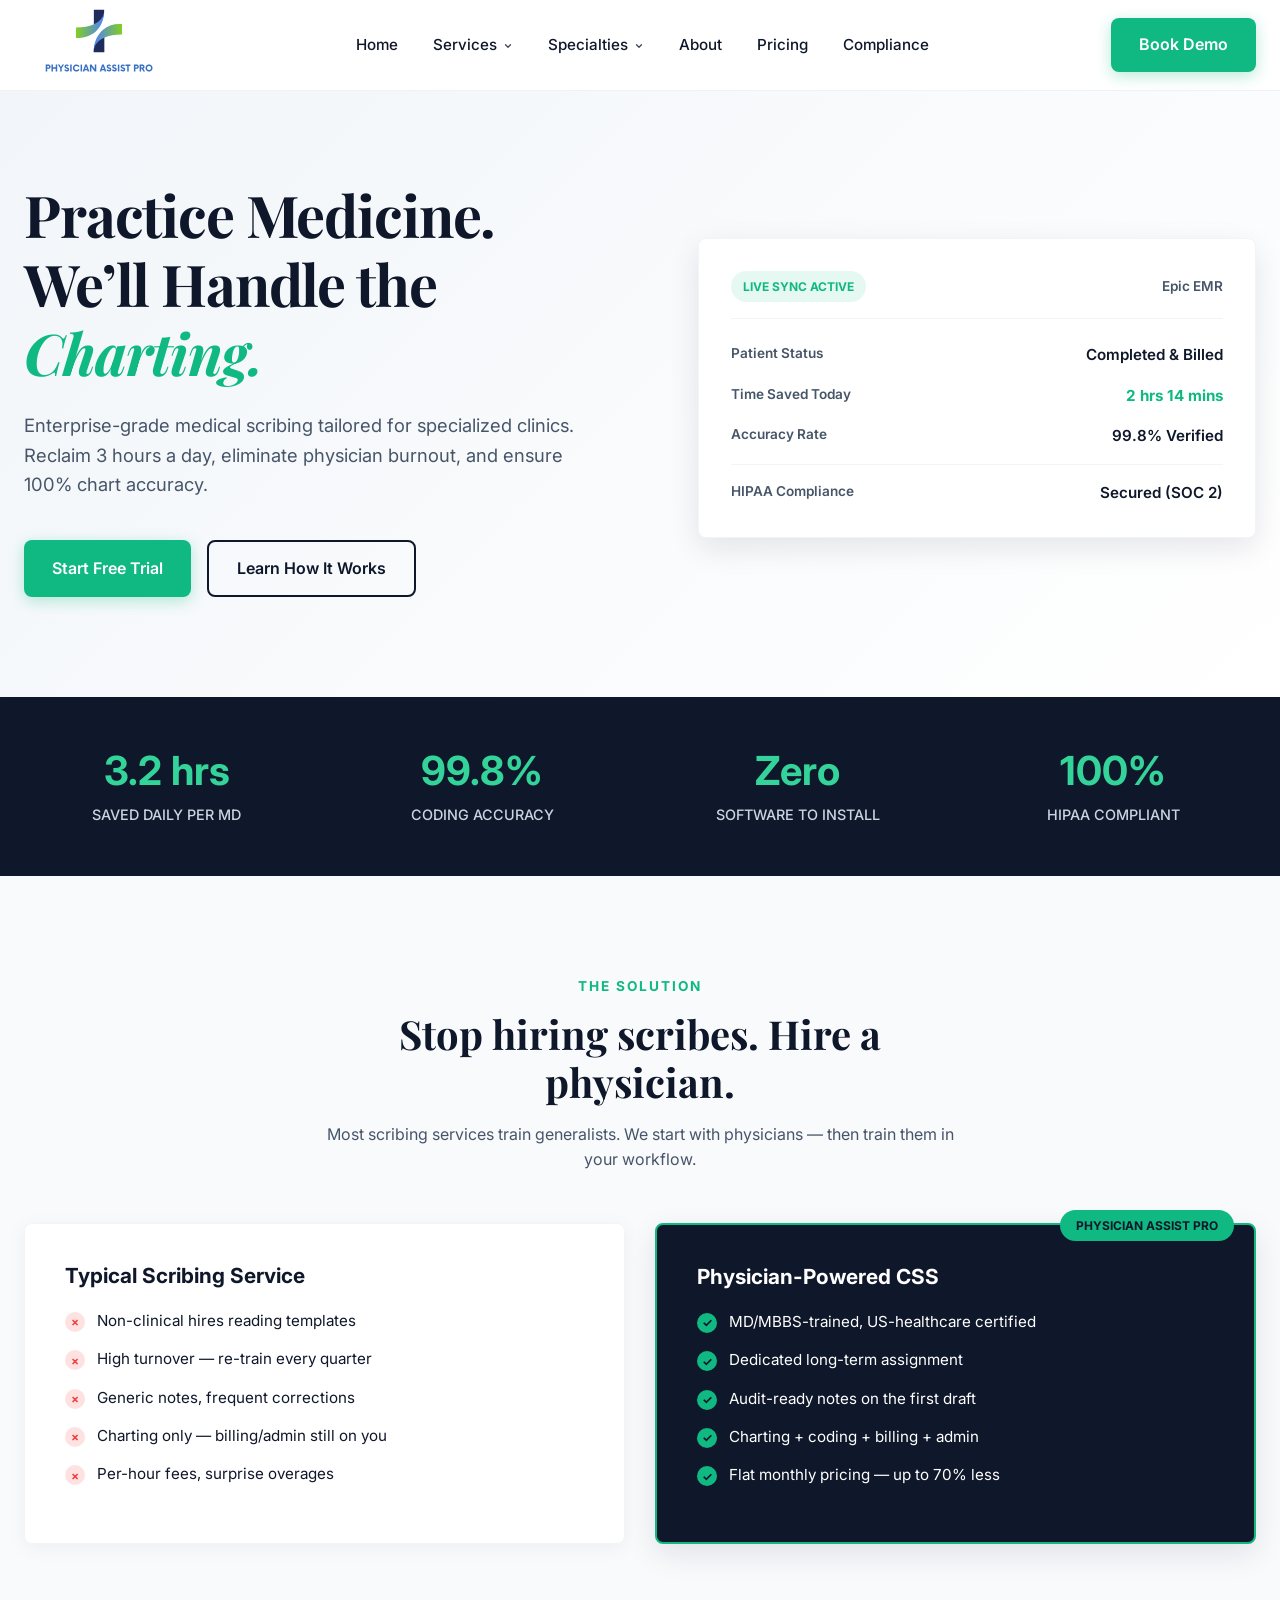
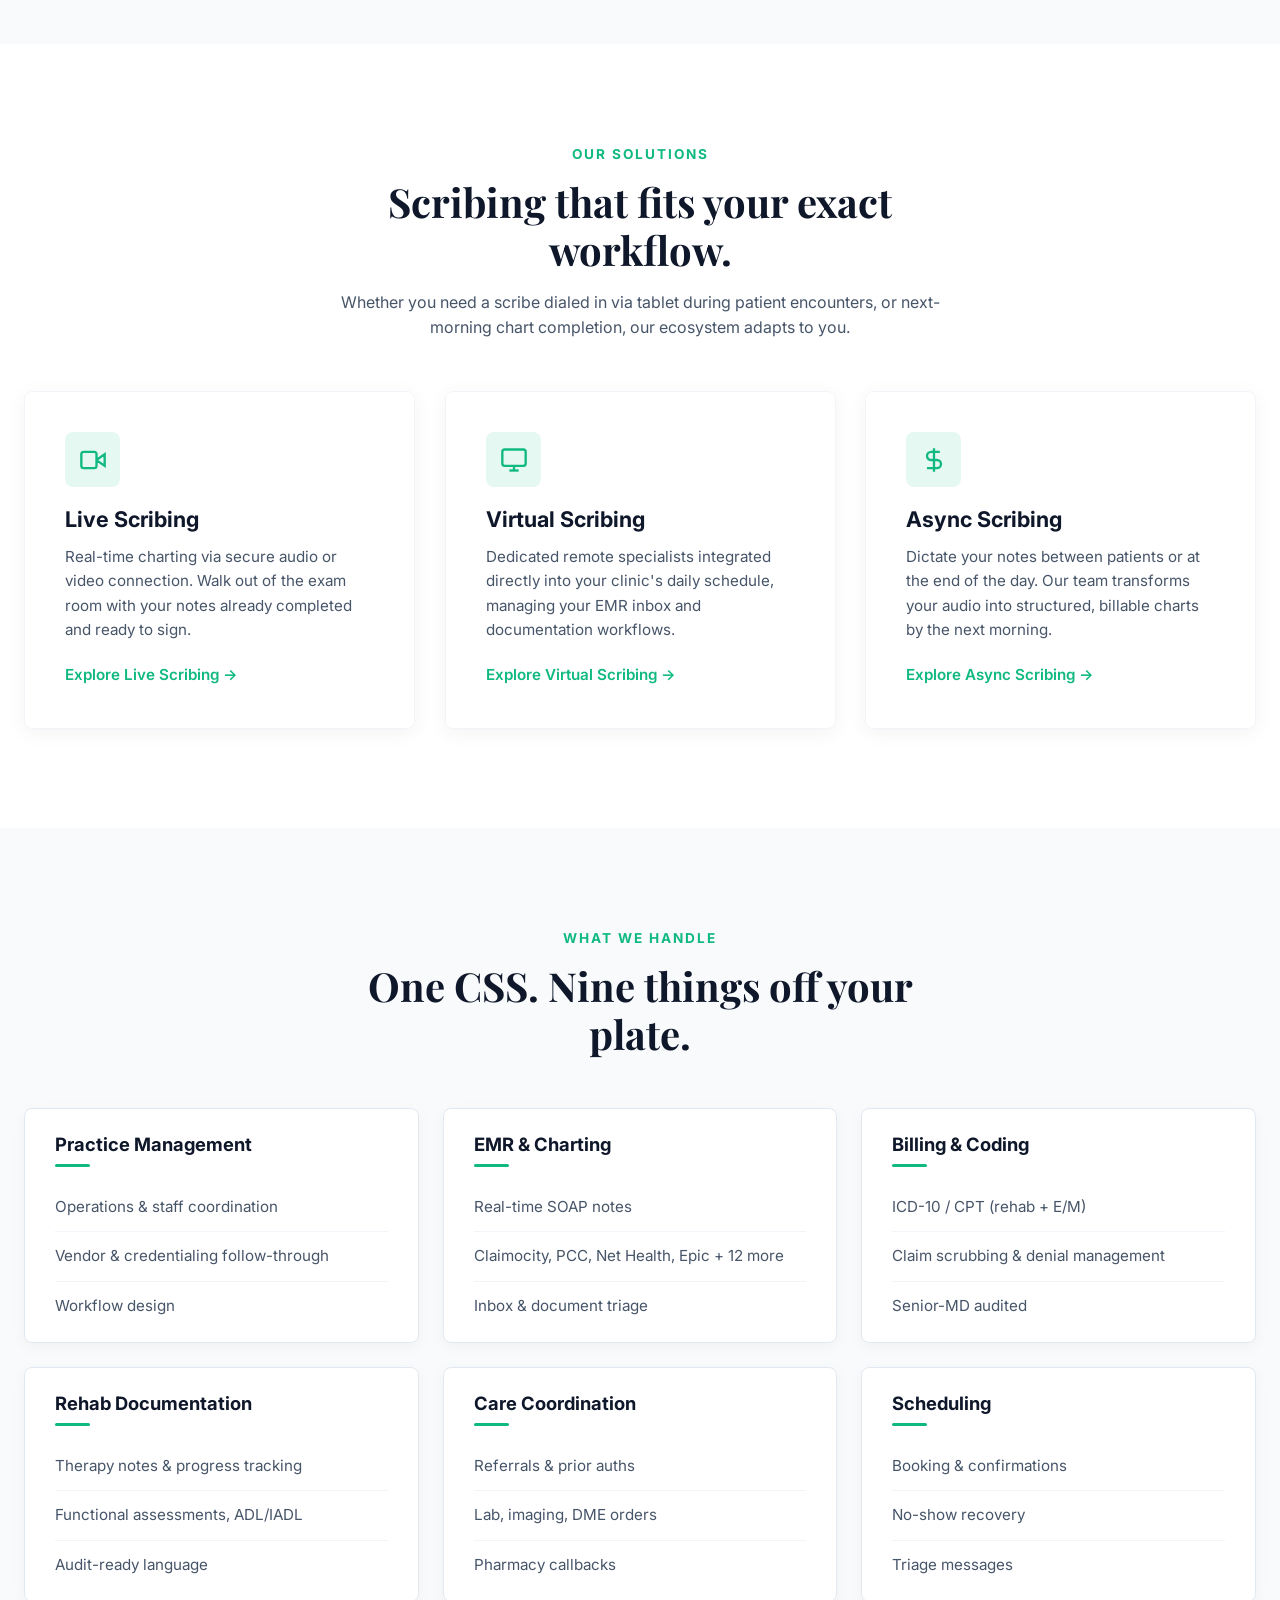
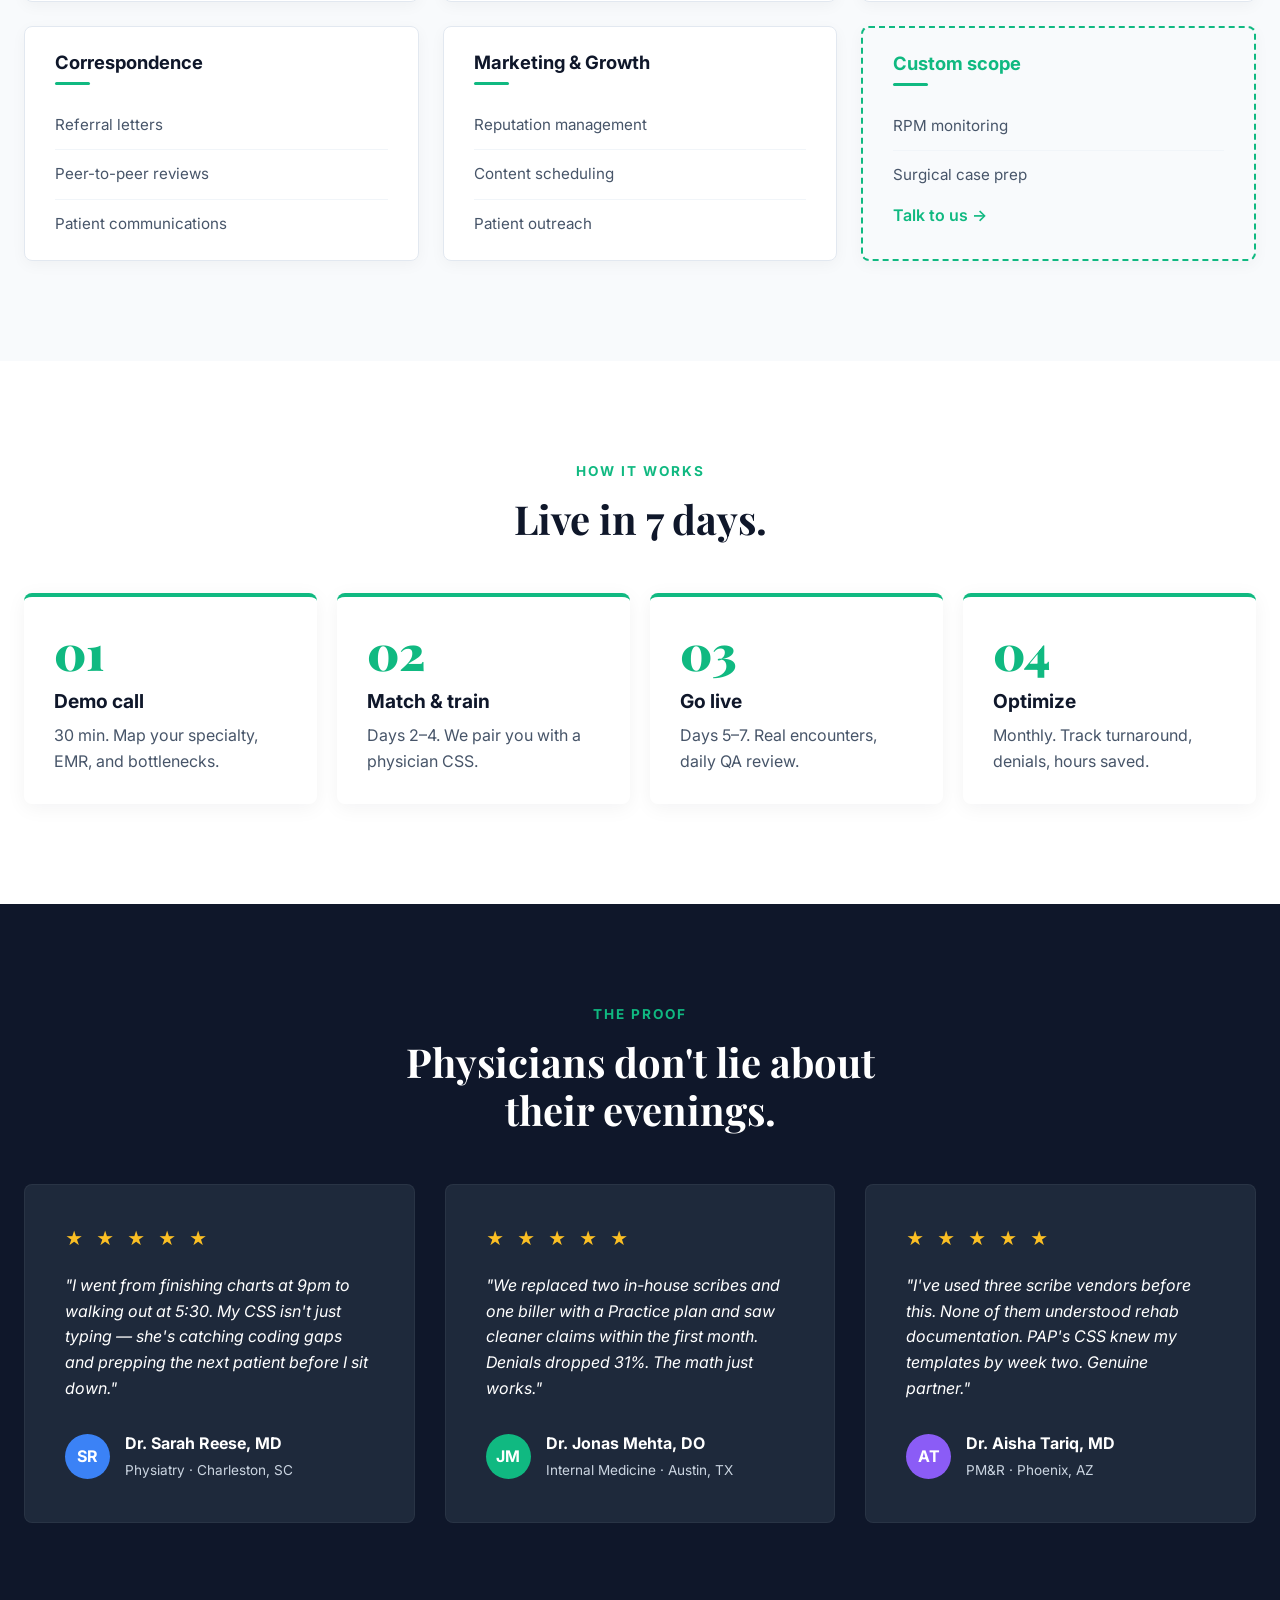
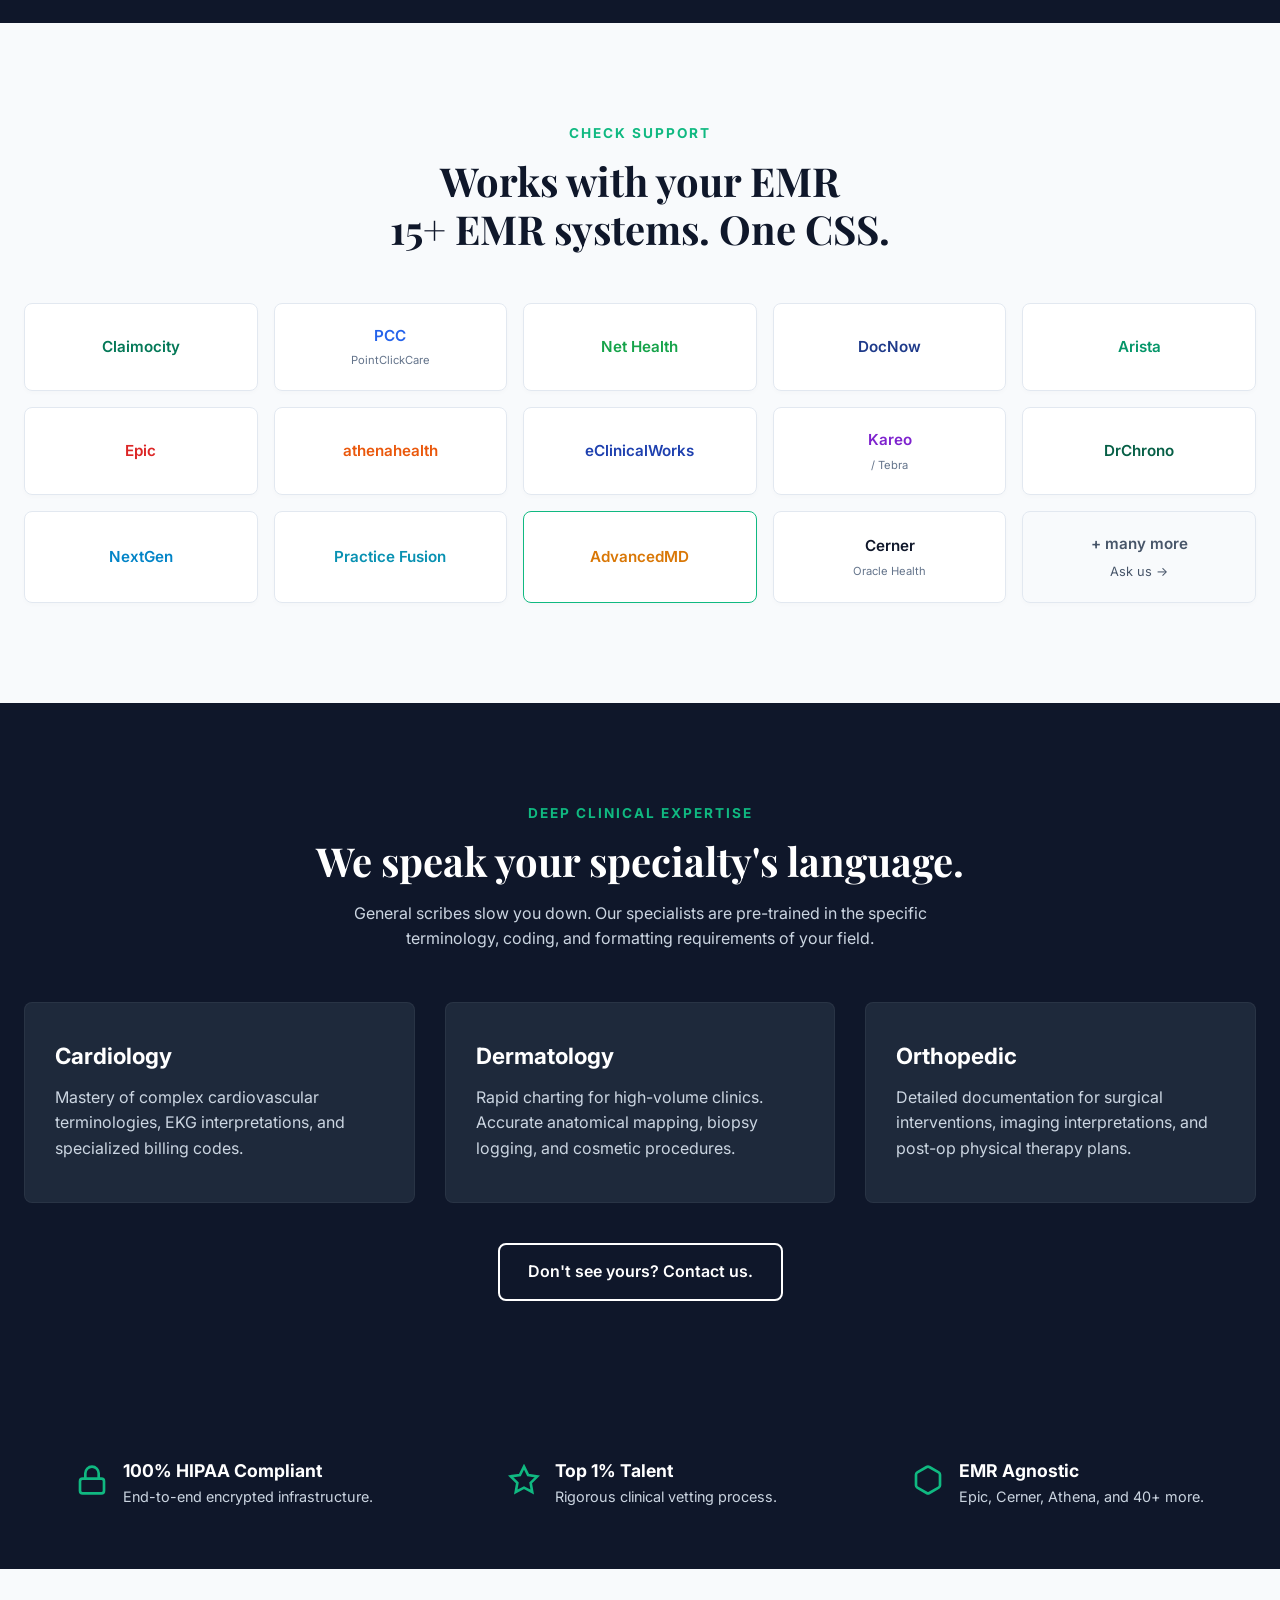
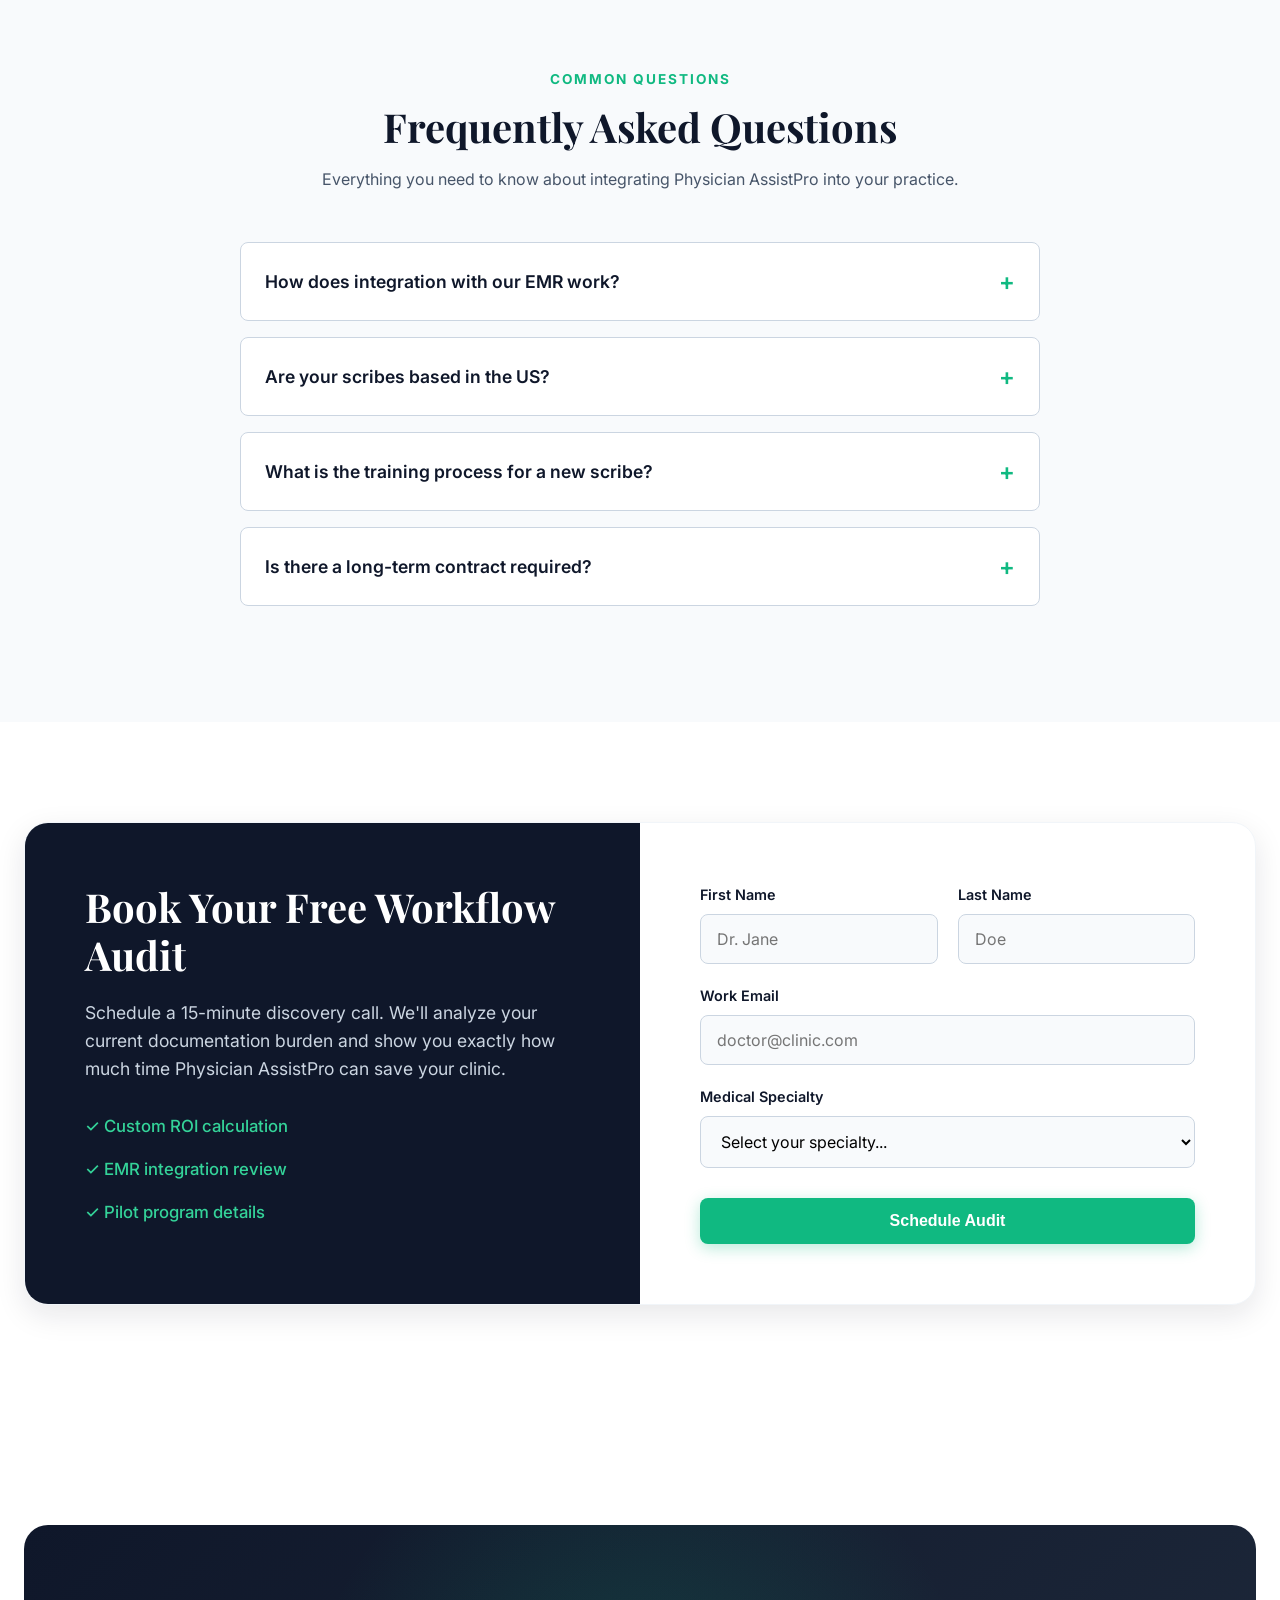
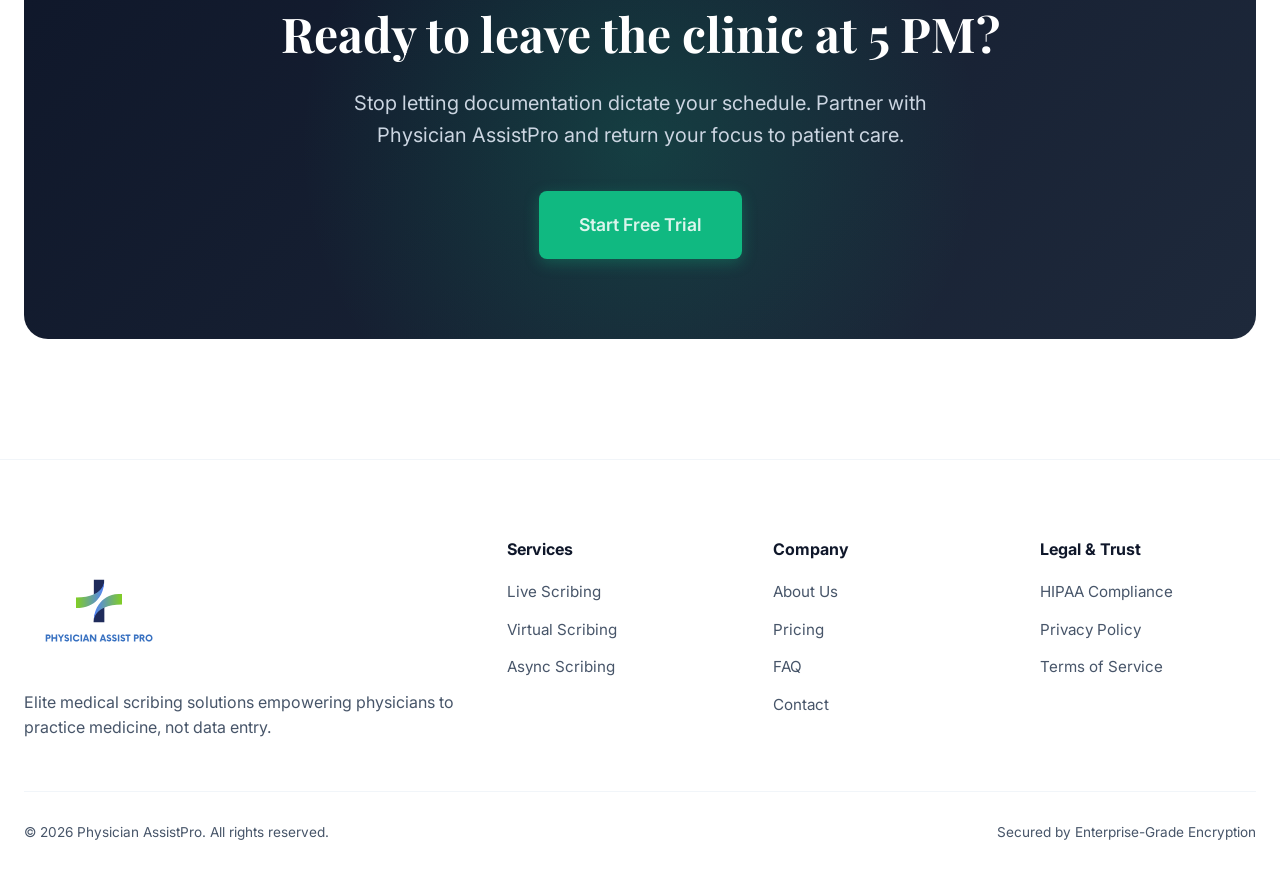
<file: index.html>
<!doctype html>
<html lang="en">
  <head>
    <meta charset="UTF-8" />
    <meta name="viewport" content="width=device-width, initial-scale=1.0" />
    <title>Physician AssistPro | Elite Medical Scribing Solutions</title>

    <link rel="preconnect" href="https://fonts.googleapis.com" />
    <link rel="preconnect" href="https://fonts.gstatic.com" crossorigin />
    <link
      href="https://fonts.googleapis.com/css2?family=Inter:wght@300;400;500;600;700&family=Playfair+Display:ital,wght@0,600;0,700;1,600&display=swap"
      rel="stylesheet"
    />

    <link rel="stylesheet" href="css/styles.css" />
  </head>
  <body>
    <!-- Main Navbar (Strictly Preserved Links) -->
    <nav class="navbar" id="navbar">
      <div class="container nav-container">
        <a href="index.html" class="brand">
          <img
            src="assets/logo.svg"
            alt="Physician AssistPro Logo"
            class="nav-logo"
          />
        </a>

        <ul class="nav-links">
          <li class="nav-item"><a href="index.html">Home</a></li>

          <li class="nav-item">
            <a href="#services"
              >Services
              <svg
                class="chevron"
                width="10"
                height="10"
                viewBox="0 0 24 24"
                fill="none"
                stroke="currentColor"
                stroke-width="3"
                stroke-linecap="round"
                stroke-linejoin="round"
              >
                <path d="M6 9l6 6 6-6" />
              </svg>
            </a>
            <div class="dropdown">
              <a href="services/live.html">Live Scribing</a>
              <a href="services/virtual.html">Virtual Scribing</a>
              <a href="services/async.html">Async Scribing</a>
            </div>
          </li>

          <li class="nav-item">
            <a href="#specialties"
              >Specialties
              <svg
                class="chevron"
                width="10"
                height="10"
                viewBox="0 0 24 24"
                fill="none"
                stroke="currentColor"
                stroke-width="3"
                stroke-linecap="round"
                stroke-linejoin="round"
              >
                <path d="M6 9l6 6 6-6" />
              </svg>
            </a>
            <div class="dropdown">
              <a href="specialties/cardiology.html">Cardiology</a>
              <a href="specialties/dermatology.html">Dermatology</a>
              <a href="specialties/orthopedic.html">Orthopedic</a>
            </div>
          </li>

          <li class="nav-item"><a href="about.html">About</a></li>
          <li class="nav-item"><a href="pricing.html">Pricing</a></li>
          <li class="nav-item"><a href="compliance.html">Compliance</a></li>
        </ul>

        <div class="nav-actions">
          <a href="#booking" class="btn btn-primary">Book Demo</a>
          <!-- NEW: Hamburger Button -->
          <button
            class="hamburger"
            id="hamburger"
            aria-label="Toggle navigation"
          >
            <span></span>
            <span></span>
            <span></span>
          </button>
        </div>
      </div>
    </nav>

    <!-- Hero Section -->
    <section class="hero">
      <div class="container hero-grid">
        <div class="hero-content reveal">
          <h1>
            Practice Medicine.<br />We’ll Handle the <span>Charting.</span>
          </h1>
          <p>
            Enterprise-grade medical scribing tailored for specialized clinics.
            Reclaim 3 hours a day, eliminate physician burnout, and ensure 100%
            chart accuracy.
          </p>
          <div class="hero-buttons">
            <a href="#booking" class="btn btn-primary">Start Free Trial</a>
            <a href="#services" class="btn btn-outline">Learn How It Works</a>
          </div>
        </div>

        <div class="hero-visual reveal delay-1">
          <div class="ui-card">
            <div class="ui-header">
              <div class="ui-status">Live Sync Active</div>
              <div
                style="
                  color: var(--slate-600);
                  font-size: 0.85rem;
                  font-weight: 600;
                "
              >
                Epic EMR
              </div>
            </div>
            <div class="ui-row">
              <span class="ui-label">Patient Status</span>
              <span class="ui-value">Completed & Billed</span>
            </div>
            <div class="ui-row">
              <span class="ui-label">Time Saved Today</span>
              <span
                class="ui-value"
                style="color: var(--emerald-500); font-weight: 700"
                >2 hrs 14 mins</span
              >
            </div>
            <div class="ui-row">
              <span class="ui-label">Accuracy Rate</span>
              <span class="ui-value">99.8% Verified</span>
            </div>
            <div
              class="ui-row"
              style="
                margin-bottom: 0;
                padding-top: 16px;
                border-top: 1px solid var(--slate-100);
              "
            >
              <span class="ui-label">HIPAA Compliance</span>
              <span class="ui-value">Secured (SOC 2)</span>
            </div>
          </div>
        </div>
      </div>
    </section>

    <!-- Metrics -->
    <div class="metrics">
      <div class="container metrics-grid reveal">
        <div class="metric-item">
          <h3>3.2 hrs</h3>
          <p>Saved Daily per MD</p>
        </div>
        <div class="metric-item">
          <h3>99.8%</h3>
          <p>Coding Accuracy</p>
        </div>
        <div class="metric-item">
          <h3>Zero</h3>
          <p>Software to Install</p>
        </div>
        <div class="metric-item">
          <h3>100%</h3>
          <p>HIPAA Compliant</p>
        </div>
      </div>
    </div>

    <!-- NEW: The Solution -->
    <section id="solution" class="section-padding bg-slate">
      <div class="container">
        <div class="section-header text-center reveal">
          <span class="tagline">The Solution</span>
          <h2>Stop hiring scribes. Hire a physician.</h2>
          <p>
            Most scribing services train generalists. We start with physicians —
            then train them in your workflow.
          </p>
        </div>

        <div class="comparison-grid reveal">
          <div class="comp-card">
            <h3>Typical Scribing Service</h3>
            <ul class="comp-list">
              <li>
                <span class="icon-x">×</span> Non-clinical hires reading
                templates
              </li>
              <li>
                <span class="icon-x">×</span> High turnover — re-train every
                quarter
              </li>
              <li>
                <span class="icon-x">×</span> Generic notes, frequent
                corrections
              </li>
              <li>
                <span class="icon-x">×</span> Charting only — billing/admin
                still on you
              </li>
              <li>
                <span class="icon-x">×</span> Per-hour fees, surprise overages
              </li>
            </ul>
          </div>
          <div class="comp-card pro">
            <div class="badge">Physician Assist Pro</div>
            <h3>Physician-Powered CSS</h3>
            <ul class="comp-list">
              <li>
                <span class="icon-check">✓</span> MD/MBBS-trained, US-healthcare
                certified
              </li>
              <li>
                <span class="icon-check">✓</span> Dedicated long-term assignment
              </li>
              <li>
                <span class="icon-check">✓</span> Audit-ready notes on the first
                draft
              </li>
              <li>
                <span class="icon-check">✓</span> Charting + coding + billing +
                admin
              </li>
              <li>
                <span class="icon-check">✓</span> Flat monthly pricing — up to
                70% less
              </li>
            </ul>
          </div>
        </div>
      </div>
    </section>

    <!-- Services -->
    <section id="services" class="section-padding">
      <div class="container">
        <div class="section-header text-center reveal">
          <span class="tagline">Our Solutions</span>
          <h2>Scribing that fits your exact workflow.</h2>
          <p>
            Whether you need a scribe dialed in via tablet during patient
            encounters, or next-morning chart completion, our ecosystem adapts
            to you.
          </p>
        </div>

        <div class="services-grid">
          <div class="service-card reveal">
            <div class="icon-box">
              <svg
                width="28"
                height="28"
                viewBox="0 0 24 24"
                fill="none"
                stroke="currentColor"
                stroke-width="2"
              >
                <path
                  d="M15.6 11.6L22 7v10l-6.4-4.5v-1zM4 5h9a2 2 0 0 1 2 2v10a2 2 0 0 1-2 2H4a2 2 0 0 1-2-2V7c0-1.1.9-2 2-2z"
                />
              </svg>
            </div>
            <h3>Live Scribing</h3>
            <p>
              Real-time charting via secure audio or video connection. Walk out
              of the exam room with your notes already completed and ready to
              sign.
            </p>
            <a href="services/live.html" class="learn-more"
              >Explore Live Scribing →</a
            >
          </div>

          <div class="service-card reveal delay-1">
            <div class="icon-box">
              <svg
                width="28"
                height="28"
                viewBox="0 0 24 24"
                fill="none"
                stroke="currentColor"
                stroke-width="2"
              >
                <rect x="2" y="3" width="20" height="14" rx="2" ry="2" />
                <line x1="8" y1="21" x2="16" y2="21" />
                <line x1="12" y1="17" x2="12" y2="21" />
              </svg>
            </div>
            <h3>Virtual Scribing</h3>
            <p>
              Dedicated remote specialists integrated directly into your
              clinic's daily schedule, managing your EMR inbox and documentation
              workflows.
            </p>
            <a href="services/virtual.html" class="learn-more"
              >Explore Virtual Scribing →</a
            >
          </div>

          <div class="service-card reveal delay-2">
            <div class="icon-box">
              <svg
                width="28"
                height="28"
                viewBox="0 0 24 24"
                fill="none"
                stroke="currentColor"
                stroke-width="2"
              >
                <path
                  d="M12 2v20M17 5H9.5a3.5 3.5 0 0 0 0 7h5a3.5 3.5 0 0 1 0 7H6"
                />
              </svg>
            </div>
            <h3>Async Scribing</h3>
            <p>
              Dictate your notes between patients or at the end of the day. Our
              team transforms your audio into structured, billable charts by the
              next morning.
            </p>
            <a href="services/async.html" class="learn-more"
              >Explore Async Scribing →</a
            >
          </div>
        </div>
      </div>
    </section>

    <!-- NEW: Capabilities / What We Handle (From Image 2) -->
    <section id="capabilities" class="section-padding bg-slate">
      <div class="container">
        <div class="section-header text-center reveal">
          <span class="tagline">What we handle</span>
          <h2>One CSS. Nine things off your plate.</h2>
        </div>

        <div class="cap-grid reveal">
          <div class="cap-card">
            <h3>Practice Management</h3>
            <ul class="cap-list">
              <li>Operations & staff coordination</li>
              <li>Vendor & credentialing follow-through</li>
              <li>Workflow design</li>
            </ul>
          </div>
          <div class="cap-card">
            <h3>EMR & Charting</h3>
            <ul class="cap-list">
              <li>Real-time SOAP notes</li>
              <li>Claimocity, PCC, Net Health, Epic + 12 more</li>
              <li>Inbox & document triage</li>
            </ul>
          </div>
          <div class="cap-card">
            <h3>Billing & Coding</h3>
            <ul class="cap-list">
              <li>ICD-10 / CPT (rehab + E/M)</li>
              <li>Claim scrubbing & denial management</li>
              <li>Senior-MD audited</li>
            </ul>
          </div>
          <div class="cap-card">
            <h3>Rehab Documentation</h3>
            <ul class="cap-list">
              <li>Therapy notes & progress tracking</li>
              <li>Functional assessments, ADL/IADL</li>
              <li>Audit-ready language</li>
            </ul>
          </div>
          <div class="cap-card">
            <h3>Care Coordination</h3>
            <ul class="cap-list">
              <li>Referrals & prior auths</li>
              <li>Lab, imaging, DME orders</li>
              <li>Pharmacy callbacks</li>
            </ul>
          </div>
          <div class="cap-card">
            <h3>Scheduling</h3>
            <ul class="cap-list">
              <li>Booking & confirmations</li>
              <li>No-show recovery</li>
              <li>Triage messages</li>
            </ul>
          </div>
          <div class="cap-card">
            <h3>Correspondence</h3>
            <ul class="cap-list">
              <li>Referral letters</li>
              <li>Peer-to-peer reviews</li>
              <li>Patient communications</li>
            </ul>
          </div>
          <div class="cap-card">
            <h3>Marketing & Growth</h3>
            <ul class="cap-list">
              <li>Reputation management</li>
              <li>Content scheduling</li>
              <li>Patient outreach</li>
            </ul>
          </div>
          <div class="cap-card custom-scope">
            <h3>Custom scope</h3>
            <ul class="cap-list">
              <li>RPM monitoring</li>
              <li>Surgical case prep</li>
            </ul>
            <a href="#booking">Talk to us →</a>
          </div>
        </div>
      </div>
    </section>

    <!-- NEW: How it works -->
    <section id="how-it-works" class="section-padding">
      <div class="container">
        <div class="section-header text-center reveal">
          <span class="tagline">How it works</span>
          <h2>Live in 7 days.</h2>
        </div>
        <div class="grid-4 reveal">
          <div class="timeline-step">
            <div class="step-num">01</div>
            <h3>Demo call</h3>
            <p>30 min. Map your specialty, EMR, and bottlenecks.</p>
          </div>
          <div class="timeline-step delay-1">
            <div class="step-num">02</div>
            <h3>Match & train</h3>
            <p>Days 2–4. We pair you with a physician CSS.</p>
          </div>
          <div class="timeline-step delay-2">
            <div class="step-num">03</div>
            <h3>Go live</h3>
            <p>Days 5–7. Real encounters, daily QA review.</p>
          </div>
          <div class="timeline-step delay-3">
            <div class="step-num">04</div>
            <h3>Optimize</h3>
            <p>Monthly. Track turnaround, denials, hours saved.</p>
          </div>
        </div>
      </div>
    </section>

    <!-- NEW: The Proof -->
    <section id="proof" class="section-padding bg-navy-dark">
      <div class="container">
        <div class="section-header text-center reveal">
          <span class="tagline">The proof</span>
          <h2 style="color: var(--white)">
            Physicians don't lie about<br />their evenings.
          </h2>
        </div>
        <div class="grid-3 reveal">
          <div class="testimonial-card">
            <div>
              <div class="stars">★ ★ ★ ★ ★</div>
              <p class="quote-text">
                "I went from finishing charts at 9pm to walking out at 5:30. My
                CSS isn't just typing — she's catching coding gaps and prepping
                the next patient before I sit down."
              </p>
            </div>
            <div class="author">
              <div class="avatar" style="background: #3b82f6">SR</div>
              <div>
                <strong style="display: block; color: var(--white)"
                  >Dr. Sarah Reese, MD</strong
                ><span style="font-size: 0.85rem; color: var(--slate-300)"
                  >Physiatry · Charleston, SC</span
                >
              </div>
            </div>
          </div>
          <div class="testimonial-card delay-1">
            <div>
              <div class="stars">★ ★ ★ ★ ★</div>
              <p class="quote-text">
                "We replaced two in-house scribes and one biller with a Practice
                plan and saw cleaner claims within the first month. Denials
                dropped 31%. The math just works."
              </p>
            </div>
            <div class="author">
              <div class="avatar" style="background: #10b981">JM</div>
              <div>
                <strong style="display: block; color: var(--white)"
                  >Dr. Jonas Mehta, DO</strong
                ><span style="font-size: 0.85rem; color: var(--slate-300)"
                  >Internal Medicine · Austin, TX</span
                >
              </div>
            </div>
          </div>
          <div class="testimonial-card delay-2">
            <div>
              <div class="stars">★ ★ ★ ★ ★</div>
              <p class="quote-text">
                "I've used three scribe vendors before this. None of them
                understood rehab documentation. PAP's CSS knew my templates by
                week two. Genuine partner."
              </p>
            </div>
            <div class="author">
              <div class="avatar" style="background: #8b5cf6">AT</div>
              <div>
                <strong style="display: block; color: var(--white)"
                  >Dr. Aisha Tariq, MD</strong
                ><span style="font-size: 0.85rem; color: var(--slate-300)"
                  >PM&R · Phoenix, AZ</span
                >
              </div>
            </div>
          </div>
        </div>
      </div>
    </section>

    <!-- NEW: EMR Partners (From Image 3) -->
    <section id="emr" class="section-padding bg-slate">
      <div class="container">
        <div class="section-header text-center reveal">
          <span class="tagline">Check support</span>
          <h2>Works with your EMR<br />15+ EMR systems. One CSS.</h2>
        </div>
        <div class="emr-grid reveal">
          <div class="emr-card emr-claimocity">Claimocity</div>
          <div class="emr-card emr-pcc">
            PCC
            <div class="emr-sub">PointClickCare</div>
          </div>
          <div class="emr-card emr-nethealth">Net Health</div>
          <div class="emr-card emr-docnow">DocNow</div>
          <div class="emr-card emr-arista">Arista</div>
          <div class="emr-card emr-epic">Epic</div>
          <div class="emr-card emr-athena">athenahealth</div>
          <div class="emr-card emr-eclinical">eClinicalWorks</div>
          <div class="emr-card emr-kareo">
            Kareo
            <div class="emr-sub">/ Tebra</div>
          </div>
          <div class="emr-card emr-drchrono">DrChrono</div>
          <div class="emr-card emr-nextgen">NextGen</div>
          <div class="emr-card emr-practicefusion">Practice Fusion</div>
          <div class="emr-card emr-advancedmd">AdvancedMD</div>
          <div class="emr-card emr-cerner">
            Cerner
            <div class="emr-sub">Oracle Health</div>
          </div>
          <div class="emr-card emr-more">
            + many more <br /><a
              href="#booking"
              style="
                font-weight: 400;
                text-decoration: none;
                color: inherit;
                font-size: 0.8rem;
                margin-top: 5px;
              "
              >Ask us →</a
            >
          </div>
        </div>
      </div>
    </section>

    <!-- Specialties (Updated with Green Hover from Image 1) -->
    <section id="specialties" class="section-padding bg-navy-dark">
      <div class="container">
        <div class="section-header text-center reveal">
          <span class="tagline">Deep Clinical Expertise</span>
          <h2 style="color: var(--white)">
            We speak your specialty's language.
          </h2>
          <p style="color: var(--slate-300)">
            General scribes slow you down. Our specialists are pre-trained in
            the specific terminology, coding, and formatting requirements of
            your field.
          </p>
        </div>

        <div class="specialty-grid reveal">
          <a href="specialties/cardiology.html" class="specialty-card">
            <h3>Cardiology</h3>
            <p>
              Mastery of complex cardiovascular terminologies, EKG
              interpretations, and specialized billing codes.
            </p>
          </a>
          <a href="specialties/dermatology.html" class="specialty-card delay-1">
            <h3>Dermatology</h3>
            <p>
              Rapid charting for high-volume clinics. Accurate anatomical
              mapping, biopsy logging, and cosmetic procedures.
            </p>
          </a>
          <a href="specialties/orthopedic.html" class="specialty-card delay-2">
            <h3>Orthopedic</h3>
            <p>
              Detailed documentation for surgical interventions, imaging
              interpretations, and post-op physical therapy plans.
            </p>
          </a>
        </div>

        <div class="text-center mt-4 pt-4 reveal" style="margin-top: 40px">
          <a
            href="#booking"
            class="btn btn-outline"
            style="border-color: var(--white); color: var(--white)"
            >Don't see yours? Contact us.</a
          >
        </div>
      </div>
    </section>

    <!-- Compliance -->
    <section class="compliance">
      <div class="container comp-grid reveal">
        <div class="comp-item">
          <div class="comp-icon">
            <svg
              width="32"
              height="32"
              viewBox="0 0 24 24"
              fill="none"
              stroke="currentColor"
              stroke-width="2"
            >
              <rect x="3" y="11" width="18" height="11" rx="2" ry="2" />
              <path d="M7 11V7a5 5 0 0 1 10 0v4" />
            </svg>
          </div>
          <div class="comp-text">
            <h4>100% HIPAA Compliant</h4>
            <p>End-to-end encrypted infrastructure.</p>
          </div>
        </div>
        <div class="comp-item">
          <div class="comp-icon">
            <svg
              width="32"
              height="32"
              viewBox="0 0 24 24"
              fill="none"
              stroke="currentColor"
              stroke-width="2"
            >
              <polygon
                points="12 2 15.09 8.26 22 9.27 17 14.14 18.18 21.02 12 17.77 5.82 21.02 7 14.14 2 9.27 8.91 8.26 12 2"
              />
            </svg>
          </div>
          <div class="comp-text">
            <h4>Top 1% Talent</h4>
            <p>Rigorous clinical vetting process.</p>
          </div>
        </div>
        <div class="comp-item">
          <div class="comp-icon">
            <svg
              width="32"
              height="32"
              viewBox="0 0 24 24"
              fill="none"
              stroke="currentColor"
              stroke-width="2"
            >
              <path
                d="M21 16V8a2 2 0 0 0-1-1.73l-7-4a2 2 0 0 0-2 0l-7 4A2 2 0 0 0 3 8v8a2 2 0 0 0 1 1.73l7 4a2 2 0 0 0 2 0l7-4A2 2 0 0 0 21 16z"
              />
            </svg>
          </div>
          <div class="comp-text">
            <h4>EMR Agnostic</h4>
            <p>Epic, Cerner, Athena, and 40+ more.</p>
          </div>
        </div>
      </div>
    </section>

    <!-- FAQ -->
    <section id="faq" class="section-padding bg-slate">
      <div class="container">
        <div class="section-header text-center reveal">
          <span class="tagline">Common Questions</span>
          <h2>Frequently Asked Questions</h2>
          <p>
            Everything you need to know about integrating Physician AssistPro
            into your practice.
          </p>
        </div>

        <div class="faq-container reveal">
          <div class="faq-item">
            <button class="faq-question">
              How does integration with our EMR work?
              <span class="faq-icon">+</span>
            </button>
            <div class="faq-answer">
              <p>
                Our scribes work directly within your existing EMR system. We
                establish secure, HIPAA-compliant remote access protocols
                tailored to your IT department's specifications. We support
                Epic, Cerner, AthenaHealth, eClinicalWorks, and over 40 other
                systems.
              </p>
            </div>
          </div>
          <div class="faq-item">
            <button class="faq-question">
              Are your scribes based in the US? <span class="faq-icon">+</span>
            </button>
            <div class="faq-answer">
              <p>
                We utilize a global workforce of highly vetted medical
                professionals. All scribes undergo rigorous HIPAA training,
                language proficiency testing, and specialty-specific medical
                terminology education before being matched with a provider.
              </p>
            </div>
          </div>
          <div class="faq-item">
            <button class="faq-question">
              What is the training process for a new scribe?
              <span class="faq-icon">+</span>
            </button>
            <div class="faq-answer">
              <p>
                Every scribe undergoes a comprehensive 4-week training program
                covering anatomy, pathophysiology, medical coding, and EMR
                navigation. Once assigned to you, they complete a targeted
                "shadowing" period to learn your specific charting preferences
                and workflow.
              </p>
            </div>
          </div>
          <div class="faq-item">
            <button class="faq-question">
              Is there a long-term contract required?
              <span class="faq-icon">+</span>
            </button>
            <div class="faq-answer">
              <p>
                No. We believe in earning your business every month. After an
                initial 90-day pilot program to ensure a perfect fit, our
                services operate on a flexible, month-to-month basis.
              </p>
            </div>
          </div>
        </div>
      </div>
    </section>

    <!-- Booking -->
    <section id="booking" class="section-padding">
      <div class="container">
        <div class="booking-grid reveal">
          <div class="booking-content">
            <h2>Book Your Free Workflow Audit</h2>
            <p>
              Schedule a 15-minute discovery call. We'll analyze your current
              documentation burden and show you exactly how much time Physician
              AssistPro can save your clinic.
            </p>
            <ul class="booking-benefits">
              <li>✓ Custom ROI calculation</li>
              <li>✓ EMR integration review</li>
              <li>✓ Pilot program details</li>
            </ul>
          </div>
          <div class="booking-form-wrapper">
            <form class="booking-form">
              <div class="form-row">
                <div class="form-group">
                  <label for="firstName">First Name</label>
                  <input
                    type="text"
                    id="firstName"
                    class="form-control"
                    required
                    placeholder="Dr. Jane"
                  />
                </div>
                <div class="form-group">
                  <label for="lastName">Last Name</label>
                  <input
                    type="text"
                    id="lastName"
                    class="form-control"
                    required
                    placeholder="Doe"
                  />
                </div>
              </div>
              <div class="form-group">
                <label for="email">Work Email</label>
                <input
                  type="email"
                  id="email"
                  class="form-control"
                  required
                  placeholder="doctor@clinic.com"
                />
              </div>
              <div class="form-group">
                <label for="specialty">Medical Specialty</label>
                <select id="specialty" class="form-control" required>
                  <option value="" disabled selected>
                    Select your specialty...
                  </option>
                  <option value="cardiology">Cardiology</option>
                  <option value="dermatology">Dermatology</option>
                  <option value="orthopedics">Orthopedics</option>
                  <option value="primary-care">
                    Primary Care / Family Medicine
                  </option>
                  <option value="other">Other</option>
                </select>
              </div>
              <button
                type="button"
                class="btn btn-primary"
                style="width: 100%; justify-content: center; margin-top: 10px"
              >
                Schedule Audit
              </button>
            </form>
          </div>
        </div>
      </div>
    </section>

    <!-- CTA -->
    <section class="cta-section">
      <div class="container reveal">
        <div class="cta-box">
          <h2>Ready to leave the clinic at 5 PM?</h2>
          <p>
            Stop letting documentation dictate your schedule. Partner with
            Physician AssistPro and return your focus to patient care.
          </p>
          <a
            href="#booking"
            class="btn btn-primary"
            style="padding: 20px 40px; font-size: 1.1rem"
            >Start Free Trial</a
          >
        </div>
      </div>
    </section>

    <!-- Footer -->
    <footer>
      <div class="container">
        <div class="footer-grid">
          <div class="footer-brand">
            <div class="brand">
              <img
                src="assets/logo.svg"
                alt="Logo"
                style="height: 150px; vertical-align: middle; margin-right: 8px"
              />
            </div>
            <p>
              Elite medical scribing solutions empowering physicians to practice
              medicine, not data entry.
            </p>
          </div>

          <div class="footer-col">
            <h4>Services</h4>
            <ul>
              <li><a href="services/live.html">Live Scribing</a></li>
              <li><a href="services/virtual.html">Virtual Scribing</a></li>
              <li><a href="services/async.html">Async Scribing</a></li>
            </ul>
          </div>

          <div class="footer-col">
            <h4>Company</h4>
            <ul>
              <li><a href="about.html">About Us</a></li>
              <li><a href="pricing.html">Pricing</a></li>
              <li><a href="#faq">FAQ</a></li>
              <li><a href="#booking">Contact</a></li>
            </ul>
          </div>

          <div class="footer-col">
            <h4>Legal & Trust</h4>
            <ul>
              <li><a href="compliance.html">HIPAA Compliance</a></li>
              <li><a href="#">Privacy Policy</a></li>
              <li><a href="#">Terms of Service</a></li>
            </ul>
          </div>
        </div>

        <div class="footer-bottom">
          <p>&copy; 2026 Physician AssistPro. All rights reserved.</p>
          <p>Secured by Enterprise-Grade Encryption</p>
        </div>
      </div>
    </footer>

    <!-- Inline JS for Dropdowns, FAQ & Animations -->
    <script>
      // FAQ Accordion
      document.querySelectorAll(".faq-question").forEach((button) => {
        button.addEventListener("click", () => {
          const faqItem = button.parentElement;
          faqItem.classList.toggle("active");
        });
      });

      // Scroll Reveal
      function reveal() {
        var reveals = document.querySelectorAll(".reveal");
        for (var i = 0; i < reveals.length; i++) {
          var windowHeight = window.innerHeight;
          var elementTop = reveals[i].getBoundingClientRect().top;
          var elementVisible = 100;
          if (elementTop < windowHeight - elementVisible) {
            reveals[i].classList.add("active");
          }
        }
      }
      window.addEventListener("scroll", reveal);
      reveal();

      // Smart Navbar: Shrink and Hide on Scroll
      let lastScrollTop = 0;
      const navbar = document.getElementById("navbar");

      window.addEventListener("scroll", function () {
        let scrollTop = window.scrollY || document.documentElement.scrollTop;

        // 1. Shrink effect (keep existing logic)
        if (scrollTop > 50) {
          navbar.classList.add("scrolled");
        } else {
          navbar.classList.remove("scrolled");
        }

        // 2. Hide/Show logic
        if (scrollTop > lastScrollTop && scrollTop > 100) {
          // Scrolling down & past the header height -> Hide
          navbar.classList.add("navbar-hidden");
        } else {
          // Scrolling up -> Show
          navbar.classList.remove("navbar-hidden");
        }

        lastScrollTop = scrollTop <= 0 ? 0 : scrollTop; // Prevent negative scrolling issues on mobile
      });
      const hamburger = document.getElementById("hamburger");
      const navLinks = document.querySelector(".nav-links");

      if (hamburger && navLinks) {
        hamburger.addEventListener("click", () => {
          hamburger.classList.toggle("active");
          navLinks.classList.toggle("active");
        });
      }
    </script>
  </body>
</html>
</file>
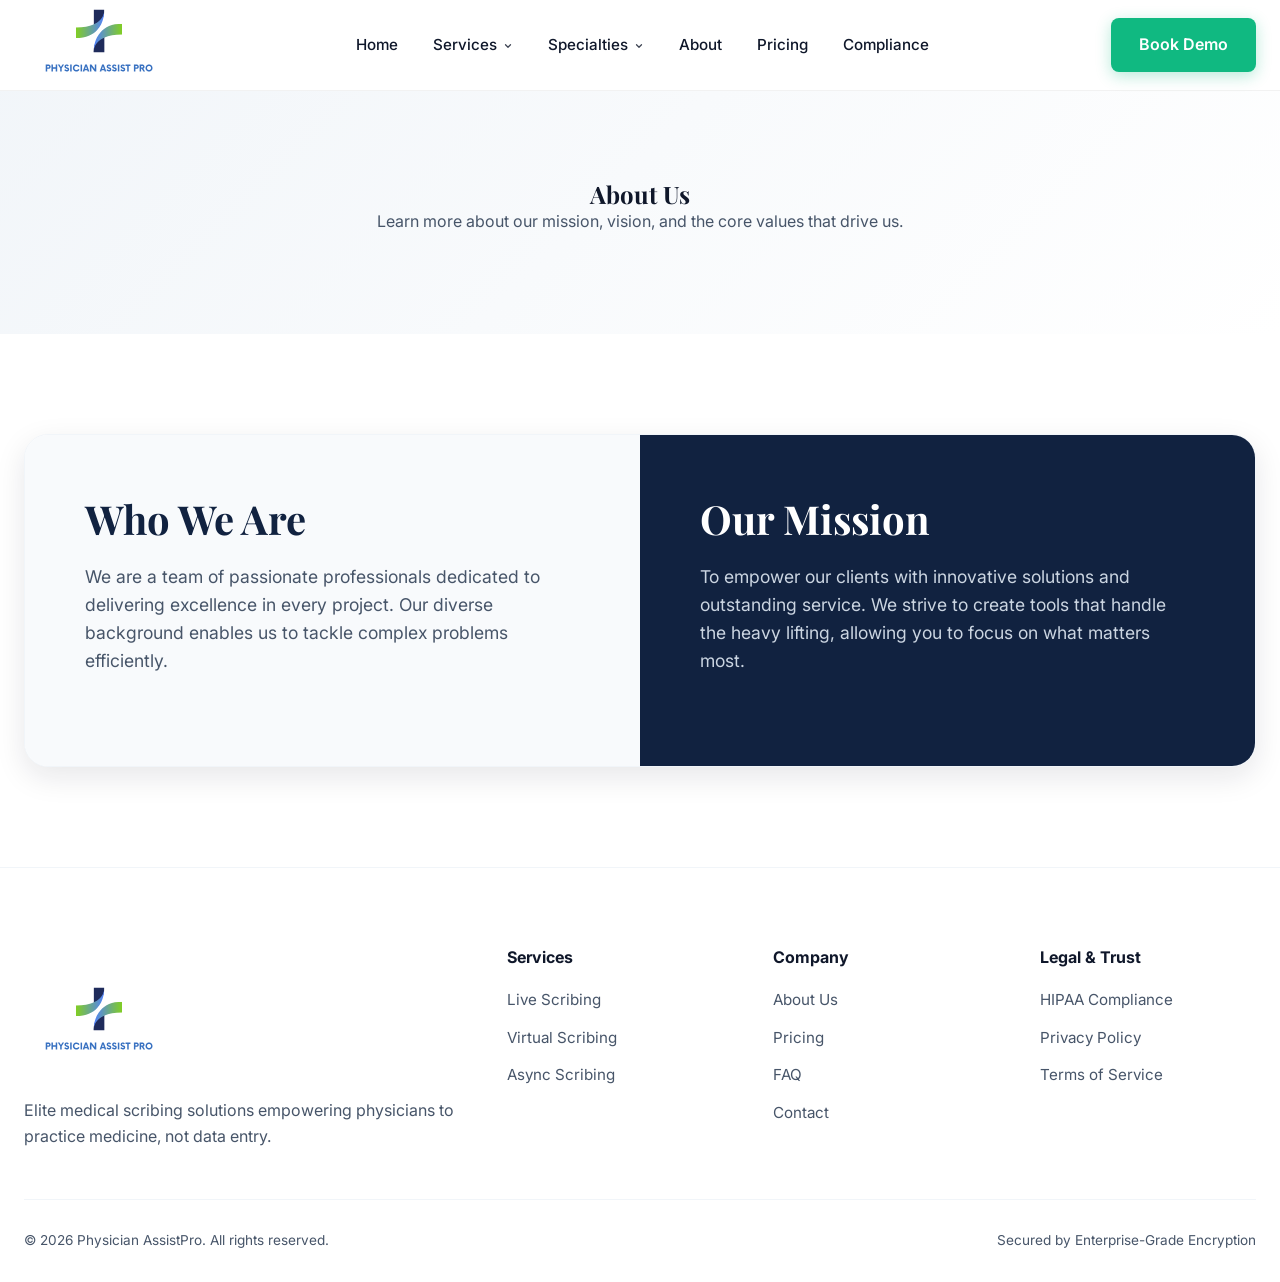
<file: about.html>
<!doctype html>
<html lang="en">
  <head>
    <meta charset="UTF-8" />
    <meta name="viewport" content="width=device-width, initial-scale=1.0" />
    <title>About Us | Physician AssistPro</title>
    <link rel="preconnect" href="https://fonts.googleapis.com" />
    <link rel="preconnect" href="https://fonts.gstatic.com" crossorigin />
    <link
      href="https://fonts.googleapis.com/css2?family=Inter:wght@300;400;500;600;700&family=Playfair+Display:ital,wght@0,600;0,700;1,600&display=swap"
      rel="stylesheet"
    />
    <link rel="stylesheet" href="css/styles.css" />
  </head>
  <body>
    <nav class="navbar" id="navbar">
      <div class="container nav-container">
        <a href="index.html" class="brand">
          <img
            src="assets/logo.svg"
            alt="Physician AssistPro Logo"
            class="nav-logo"
          />
        </a>
        <ul class="nav-links">
          <li class="nav-item"><a href="index.html">Home</a></li>
          <li class="nav-item">
            <a href="services.html"
              >Services
              <svg
                class="chevron"
                width="10"
                height="10"
                viewBox="0 0 24 24"
                fill="none"
                stroke="currentColor"
                stroke-width="3"
                stroke-linecap="round"
                stroke-linejoin="round"
              >
                <path d="M6 9l6 6 6-6" /></svg
            ></a>
            <div class="dropdown">
              <a href="services.html">Live Scribing</a>
              <a href="services.html">Virtual Scribing</a>
              <a href="services.html">Async Scribing</a>
            </div>
          </li>
          <li class="nav-item">
            <a href="specialties.html"
              >Specialties
              <svg
                class="chevron"
                width="10"
                height="10"
                viewBox="0 0 24 24"
                fill="none"
                stroke="currentColor"
                stroke-width="3"
                stroke-linecap="round"
                stroke-linejoin="round"
              >
                <path d="M6 9l6 6 6-6" /></svg
            ></a>
            <div class="dropdown">
              <a href="specialties.html">Technology</a>
              <a href="specialties.html">Healthcare</a>
              <a href="specialties.html">Finance</a>
            </div>
          </li>
          <li class="nav-item"><a href="about.html">About</a></li>
          <li class="nav-item"><a href="pricing.html">Pricing</a></li>
          <li class="nav-item"><a href="compliance.html">Compliance</a></li>
        </ul>
        <div class="nav-actions">
          <a href="index.html#booking" class="btn btn-primary">Book Demo</a>
        </div>
      </div>
    </nav>

    <main>
      <section class="hero text-center">
        <div class="container reveal">
          <h1>About <span>Us</span></h1>
          <p style="max-width: 600px; margin: 0 auto">
            Learn more about our mission, vision, and the core values that drive
            us.
          </p>
        </div>
      </section>

      <section class="section-padding">
        <div class="container">
          <div class="booking-grid reveal">
            <div
              class="booking-content"
              style="background: var(--slate-50); color: var(--navy-900)"
            >
              <h2 style="color: var(--navy-900); margin-bottom: 20px">
                Who We Are
              </h2>
              <p style="color: var(--slate-600)">
                We are a team of passionate professionals dedicated to
                delivering excellence in every project. Our diverse background
                enables us to tackle complex problems efficiently.
              </p>
            </div>
            <div
              class="booking-content"
              style="background: var(--navy-900); color: var(--white)"
            >
              <h2 style="color: var(--white); margin-bottom: 20px">
                Our Mission
              </h2>
              <p style="color: var(--slate-300)">
                To empower our clients with innovative solutions and outstanding
                service. We strive to create tools that handle the heavy
                lifting, allowing you to focus on what matters most.
              </p>
            </div>
          </div>
        </div>
      </section>
    </main>

    <footer>
      <div class="container">
        <div class="footer-grid">
          <div class="footer-brand">
            <div class="brand" style="font-size: 1.5rem">
              <img
                src="assets/logo.svg"
                alt="Logo"
                style="height: 150px; vertical-align: middle; margin-right: 8px"
              />
            </div>
            <p>
              Elite medical scribing solutions empowering physicians to practice
              medicine, not data entry.
            </p>
          </div>
          <div class="footer-col">
            <h4>Services</h4>
            <ul>
              <li><a href="services.html">Live Scribing</a></li>
              <li><a href="services.html">Virtual Scribing</a></li>
              <li><a href="services.html">Async Scribing</a></li>
            </ul>
          </div>
          <div class="footer-col">
            <h4>Company</h4>
            <ul>
              <li><a href="about.html">About Us</a></li>
              <li><a href="pricing.html">Pricing</a></li>
              <li><a href="index.html#faq">FAQ</a></li>
              <li><a href="index.html#booking">Contact</a></li>
            </ul>
          </div>
          <div class="footer-col">
            <h4>Legal & Trust</h4>
            <ul>
              <li><a href="compliance.html">HIPAA Compliance</a></li>
              <li><a href="#">Privacy Policy</a></li>
              <li><a href="#">Terms of Service</a></li>
            </ul>
          </div>
        </div>
        <div class="footer-bottom">
          <p>&copy; 2026 Physician AssistPro. All rights reserved.</p>
          <p>Secured by Enterprise-Grade Encryption</p>
        </div>
      </div>
    </footer>
    <script src="js/script.js"></script>
  </body>
</html>
</file>
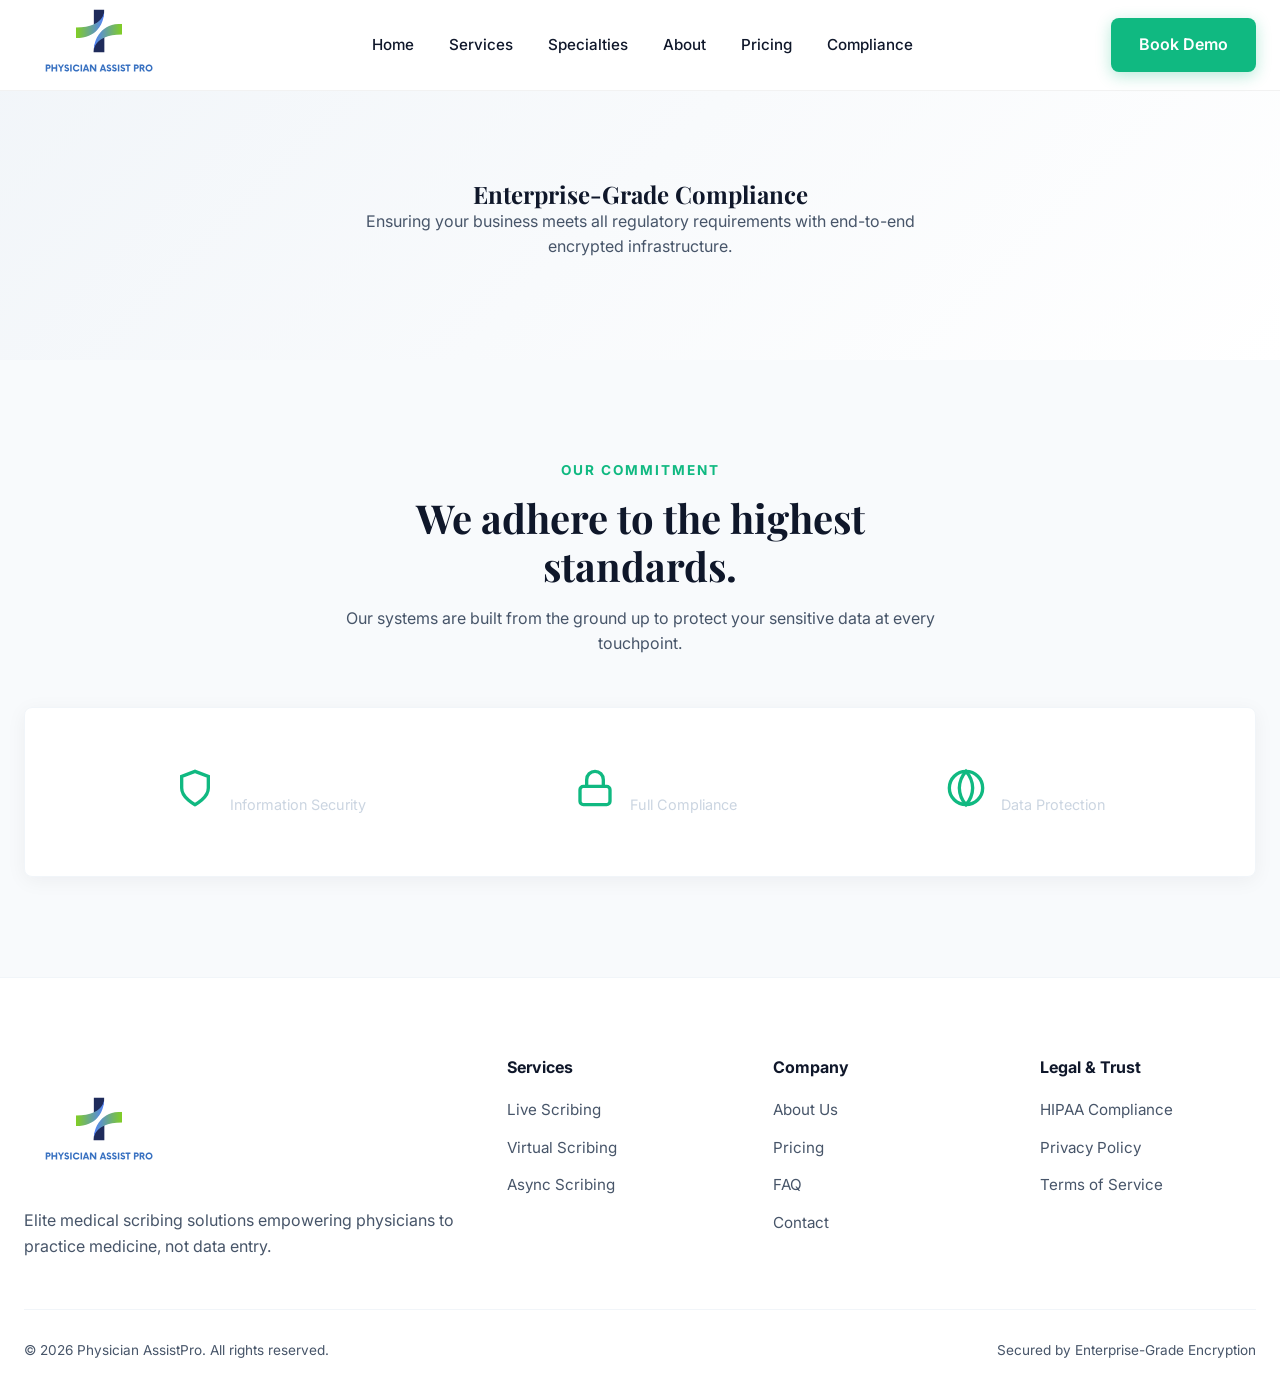
<file: compliance.html>
<!doctype html>
<html lang="en">
  <head>
    <meta charset="UTF-8" />
    <meta name="viewport" content="width=device-width, initial-scale=1.0" />
    <title>Compliance | Physician AssistPro</title>
    <link rel="preconnect" href="https://fonts.googleapis.com" />
    <link rel="preconnect" href="https://fonts.gstatic.com" crossorigin />
    <link
      href="https://fonts.googleapis.com/css2?family=Inter:wght@300;400;500;600;700&family=Playfair+Display:ital,wght@0,600;0,700;1,600&display=swap"
      rel="stylesheet"
    />
    <link rel="stylesheet" href="css/styles.css" />
  </head>
  <body>
    <nav class="navbar" id="navbar">
      <div class="container nav-container">
        <a href="index.html" class="brand">
          <img
            src="assets/logo.svg"
            alt="Physician AssistPro Logo"
            class="nav-logo"
          />
        </a>
        <ul class="nav-links">
          <li class="nav-item"><a href="index.html">Home</a></li>
          <li class="nav-item"><a href="services.html">Services</a></li>
          <li class="nav-item"><a href="specialties.html">Specialties</a></li>
          <li class="nav-item"><a href="about.html">About</a></li>
          <li class="nav-item"><a href="pricing.html">Pricing</a></li>
          <li class="nav-item"><a href="compliance.html">Compliance</a></li>
        </ul>
        <div class="nav-actions">
          <a href="index.html#booking" class="btn btn-primary">Book Demo</a>
        </div>
      </div>
    </nav>

    <main>
      <section class="hero text-center">
        <div class="container reveal">
          <h1>Enterprise-Grade <span>Compliance</span></h1>
          <p style="max-width: 600px; margin: 0 auto">
            Ensuring your business meets all regulatory requirements with
            end-to-end encrypted infrastructure.
          </p>
        </div>
      </section>

      <section class="section-padding bg-slate">
        <div class="container">
          <div class="section-header text-center reveal">
            <span class="tagline">Our Commitment</span>
            <h2>We adhere to the highest standards.</h2>
            <p>
              Our systems are built from the ground up to protect your sensitive
              data at every touchpoint.
            </p>
          </div>

          <div
            class="comp-grid reveal"
            style="
              background: var(--white);
              padding: 60px;
              border-radius: var(--radius);
              border: 1px solid var(--slate-100);
              box-shadow: var(--shadow-subtle);
            "
          >
            <div class="comp-item">
              <div class="comp-icon">
                <svg
                  width="40"
                  height="40"
                  viewBox="0 0 24 24"
                  fill="none"
                  stroke="var(--emerald-500)"
                  stroke-width="2"
                >
                  <path d="M12 22s8-4 8-10V5l-8-3-8 3v7c0 6 8 10 8 10z" />
                </svg>
              </div>
              <div class="comp-text">
                <h4>ISO 27001</h4>
                <p>Information Security</p>
              </div>
            </div>
            <div class="comp-item">
              <div class="comp-icon">
                <svg
                  width="40"
                  height="40"
                  viewBox="0 0 24 24"
                  fill="none"
                  stroke="var(--emerald-500)"
                  stroke-width="2"
                >
                  <rect x="3" y="11" width="18" height="11" rx="2" ry="2" />
                  <path d="M7 11V7a5 5 0 0 1 10 0v4" />
                </svg>
              </div>
              <div class="comp-text">
                <h4>HIPAA</h4>
                <p>Full Compliance</p>
              </div>
            </div>
            <div class="comp-item">
              <div class="comp-icon">
                <svg
                  width="40"
                  height="40"
                  viewBox="0 0 24 24"
                  fill="none"
                  stroke="var(--emerald-500)"
                  stroke-width="2"
                >
                  <circle cx="12" cy="12" r="10" />
                  <path
                    d="M12 2a15.3 15.3 0 0 1 4 10 15.3 15.3 0 0 1-4 10 15.3 15.3 0 0 1-4-10 15.3 15.3 0 0 1 4-10z"
                  />
                </svg>
              </div>
              <div class="comp-text">
                <h4>GDPR</h4>
                <p>Data Protection</p>
              </div>
            </div>
          </div>
        </div>
      </section>
    </main>

    <footer>
      <div class="container">
        <div class="footer-grid">
          <div class="footer-brand">
            <div class="brand" style="font-size: 1.5rem">
              <img
                src="assets/logo.svg"
                alt="Logo"
                style="height: 150px; vertical-align: middle; margin-right: 8px"
              />
            </div>
            <p>
              Elite medical scribing solutions empowering physicians to practice
              medicine, not data entry.
            </p>
          </div>
          <div class="footer-col">
            <h4>Services</h4>
            <ul>
              <li><a href="services.html">Live Scribing</a></li>
              <li><a href="services.html">Virtual Scribing</a></li>
              <li><a href="services.html">Async Scribing</a></li>
            </ul>
          </div>
          <div class="footer-col">
            <h4>Company</h4>
            <ul>
              <li><a href="about.html">About Us</a></li>
              <li><a href="pricing.html">Pricing</a></li>
              <li><a href="index.html#faq">FAQ</a></li>
              <li><a href="index.html#booking">Contact</a></li>
            </ul>
          </div>
          <div class="footer-col">
            <h4>Legal & Trust</h4>
            <ul>
              <li><a href="compliance.html">HIPAA Compliance</a></li>
              <li><a href="#">Privacy Policy</a></li>
              <li><a href="#">Terms of Service</a></li>
            </ul>
          </div>
        </div>
        <div class="footer-bottom">
          <p>&copy; 2026 Physician AssistPro. All rights reserved.</p>
          <p>Secured by Enterprise-Grade Encryption</p>
        </div>
      </div>
    </footer>
    <script src="js/script.js"></script>
  </body>
</html>
</file>
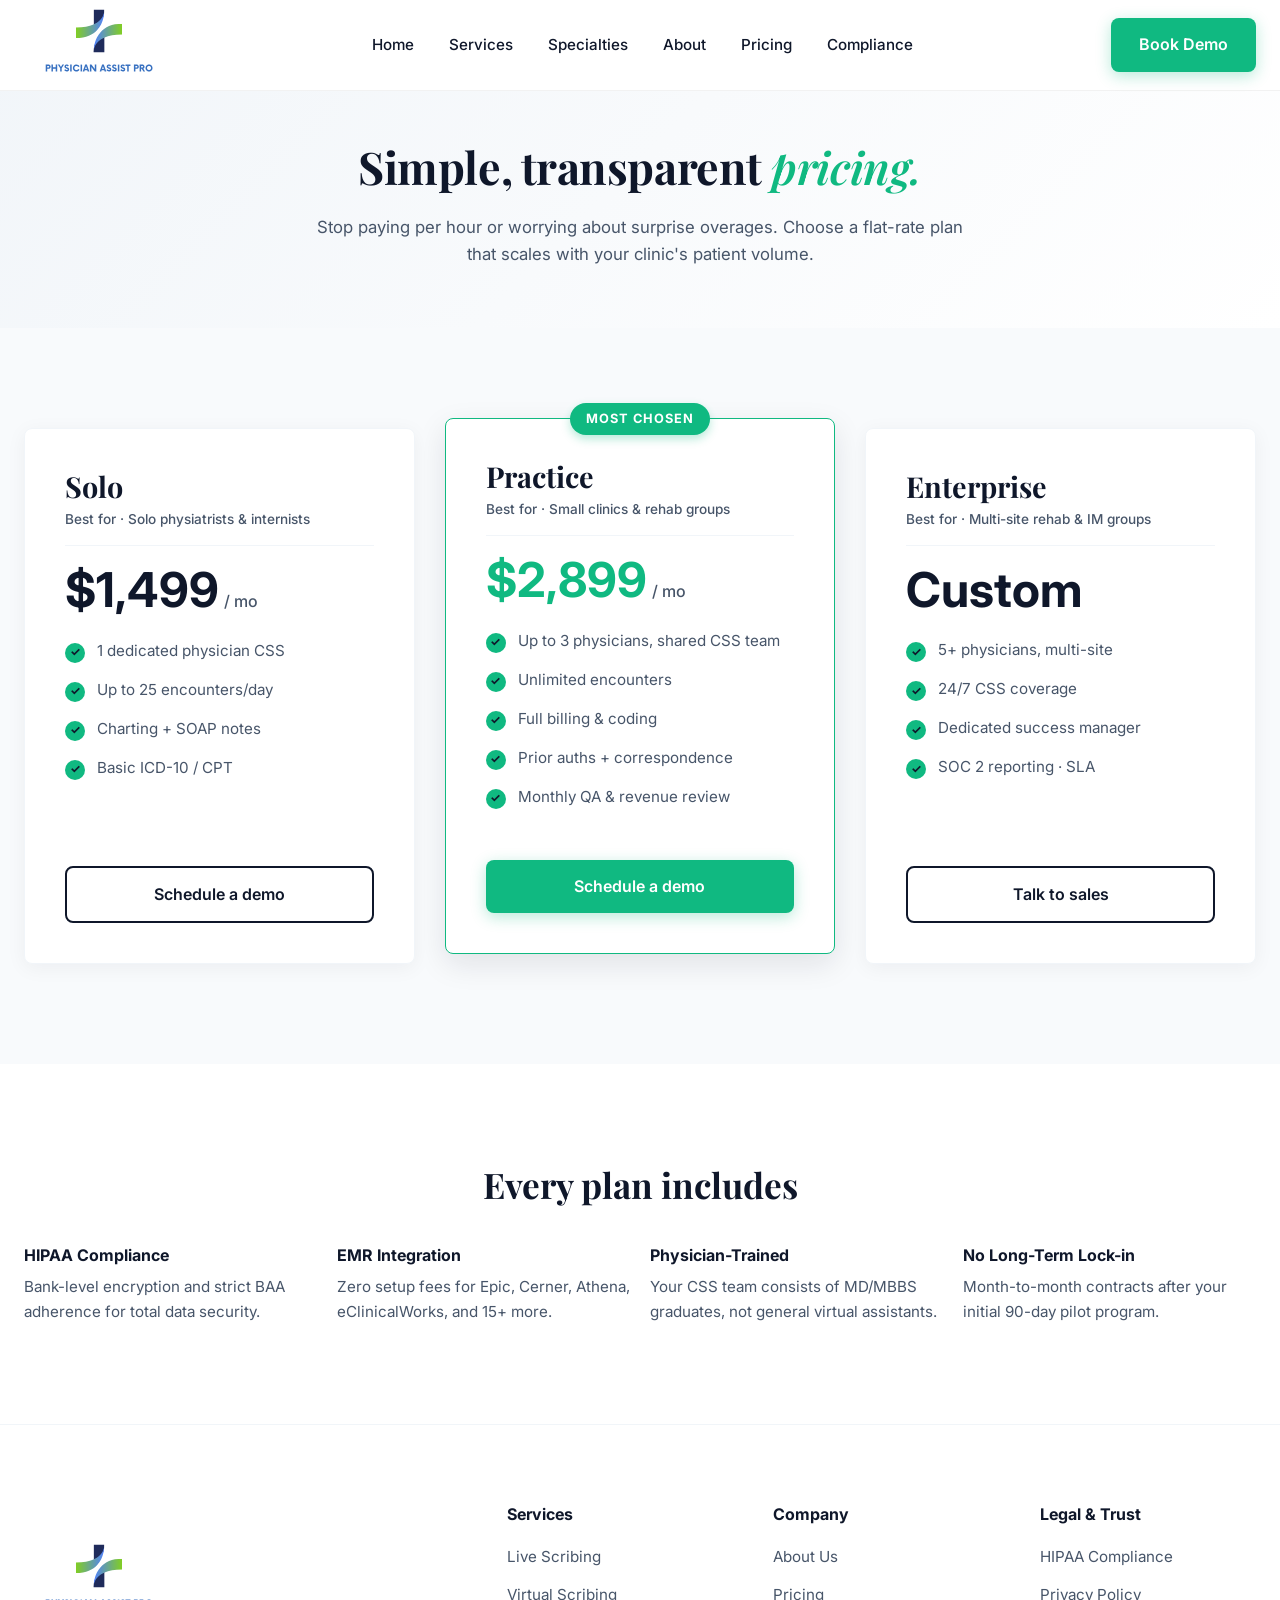
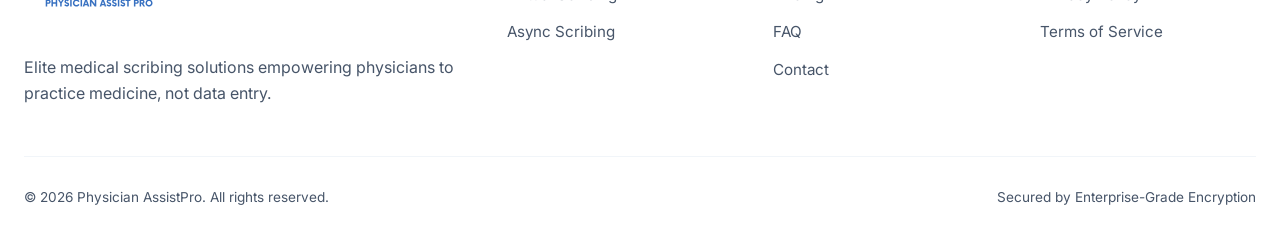
<file: pricing.html>
<!doctype html>
<html lang="en">
  <head>
    <meta charset="UTF-8" />
    <meta name="viewport" content="width=device-width, initial-scale=1.0" />
    <title>Pricing | Physician AssistPro</title>

    <link rel="preconnect" href="https://fonts.googleapis.com" />
    <link rel="preconnect" href="https://fonts.gstatic.com" crossorigin />
    <link
      href="https://fonts.googleapis.com/css2?family=Inter:wght@300;400;500;600;700&family=Playfair+Display:ital,wght@0,600;0,700;1,600&display=swap"
      rel="stylesheet"
    />

    <style>
      /* ================= PREMIUM VARIABLES ================= */
      :root {
        --navy-dark: #0f172a;
        --navy-900: #112240;
        --navy-800: #1e293b;
        --emerald-500: #10b981;
        --emerald-400: #34d399;
        --slate-50: #f8fafc;
        --slate-100: #f1f5f9;
        --slate-300: #cbd5e1;
        --slate-600: #475569;
        --white: #ffffff;
        --danger: #ef4444;
        --danger-light: #fee2e2;

        --shadow-subtle: 0 4px 20px rgba(15, 23, 42, 0.05);
        --shadow-hover: 0 10px 30px rgba(15, 23, 42, 0.1);
        --radius: 8px;
        --transition: all 0.3s cubic-bezier(0.4, 0, 0.2, 1);
      }

      /* ================= RESET & TYPOGRAPHY ================= */
      * {
        margin: 0;
        padding: 0;
        box-sizing: border-box;
      }
      html {
        scroll-behavior: smooth;
        font-size: 16px;
      }
      body {
        font-family: "Inter", sans-serif;
        color: var(--navy-dark);
        background: var(--white);
        line-height: 1.6;
        overflow-x: hidden;
      }
      h1,
      h2,
      h3,
      h4 {
        font-family: "Playfair Display", serif;
        color: inherit;
        line-height: 1.2;
      }
      p {
        color: var(--slate-600);
      }
      a {
        text-decoration: none;
        color: inherit;
      }
      ul {
        list-style: none;
      }

      .container {
        max-width: 1280px;
        margin: 0 auto;
        padding: 0 24px;
      }
      .section-padding {
        padding: 100px 0;
      }
      .text-center {
        text-align: center;
      }
      .text-left {
        text-align: left;
      }
      .bg-slate {
        background-color: var(--slate-50);
      }

      /* ================= UTILITY GRIDS ================= */
      .grid-4 {
        display: grid;
        grid-template-columns: repeat(4, 1fr);
        gap: 20px;
        margin-top: 40px;
      }

      /* ================= BUTTONS ================= */
      .btn {
        display: inline-flex;
        align-items: center;
        justify-content: center;
        padding: 14px 28px;
        border-radius: var(--radius);
        font-weight: 600;
        font-size: 1rem;
        transition: var(--transition);
        cursor: pointer;
        border: none;
      }
      .btn-primary {
        background: var(--emerald-500);
        color: var(--white);
        box-shadow: 0 4px 15px rgba(16, 185, 129, 0.3);
      }
      .btn-primary:hover {
        background: var(--emerald-400);
        transform: translateY(-2px);
        box-shadow: 0 8px 25px rgba(16, 185, 129, 0.4);
      }
      .btn-outline {
        background: transparent;
        border: 2px solid var(--navy-dark);
        color: var(--navy-dark);
      }
      .btn-outline:hover {
        background: var(--navy-dark);
        color: var(--white);
      }

      /* ================= NAVBAR ================= */
      .navbar {
        position: fixed;
        top: 0;
        width: 100%;
        z-index: 1000;
        transition: var(--transition);
        background: rgba(255, 255, 255, 0.98);
        backdrop-filter: blur(10px);
        border-bottom: 1px solid rgba(0, 0, 0, 0.05);
      }
      .navbar.scrolled {
        box-shadow: var(--shadow-subtle);
        height: 75px;
      }
      .navbar.navbar-hidden {
        transform: translateY(-100%);
        box-shadow: none;
      }
      .nav-container {
        display: flex;
        justify-content: space-between;
        align-items: center;
        height: 90px;
        transition: height 0.3s ease;
      }
      .navbar.scrolled .nav-container {
        height: 75px;
      }

      .brand {
        font-family: "Playfair Display", serif;
        font-size: 1.5rem;
        font-weight: bold;
        color: var(--navy-dark);
        display: flex;
        align-items: center;
      }
      .nav-logo {
        height: 150px;
      }

      .nav-links {
        display: flex;
        gap: 35px;
        height: 100%;
        align-items: center;
      }
      .nav-item {
        position: relative;
        height: 100%;
        display: flex;
        align-items: center;
      }
      .nav-item > a {
        font-family: "Inter", sans-serif;
        font-weight: 500;
        color: var(--navy-dark);
        font-size: 0.95rem;
        transition: var(--transition);
        display: flex;
        align-items: center;
        gap: 6px;
      }
      .nav-item:hover > a {
        color: var(--emerald-500);
      }

      /* Hamburger Menu */
      .hamburger {
        display: none;
        flex-direction: column;
        gap: 5px;
        background: none;
        border: none;
        cursor: pointer;
        padding: 5px;
        z-index: 1001;
      }
      .hamburger span {
        display: block;
        width: 25px;
        height: 3px;
        background-color: var(--navy-dark);
        border-radius: 3px;
        transition: var(--transition);
      }

      /* ================= HERO SECTION ================= */
      .hero {
        background: linear-gradient(
          135deg,
          var(--slate-100) 0%,
          var(--white) 100%
        );
        position: relative;
        padding: 140px 0 60px;
      }
      .hero h1 {
        font-size: clamp(2.2rem, 3.5vw, 3rem);
        margin-bottom: 20px;
        letter-spacing: -0.01em;
        font-family: "Playfair Display", serif;
        font-weight: 700;
        color: var(--navy-dark);
      }
      .hero h1 span {
        font-style: italic;
        color: var(--emerald-500);
        font-weight: 600;
      }

      /* ================= PRICING CARDS ================= */
      .services-grid {
        display: grid;
        grid-template-columns: repeat(3, 1fr);
        gap: 30px;
      }
      .service-card {
        background: var(--white);
        padding: 40px;
        border-radius: var(--radius);
        border: 1px solid var(--slate-100);
        box-shadow: var(--shadow-subtle);
        transition: var(--transition);
      }
      .service-card:hover {
        transform: translateY(-8px);
        box-shadow: var(--shadow-hover);
        border-color: var(--emerald-500);
      }

      /* Specific Pricing Styles */
      .pricing-card {
        display: flex;
        flex-direction: column;
      }
      .pricing-card h3 {
        font-size: 1.8rem;
        margin-bottom: 5px;
      }
      .best-for {
        font-size: 0.85rem;
        color: var(--slate-600);
        font-weight: 500;
        padding-bottom: 15px;
        border-bottom: 1px solid var(--slate-100);
        margin-bottom: 20px;
      }
      .price-block {
        margin-bottom: 25px;
        display: flex;
        align-items: baseline;
        gap: 5px;
      }
      .price-amount {
        font-size: 3rem;
        color: var(--navy-dark);
        font-weight: 700;
        font-family: "Inter", sans-serif;
        line-height: 1;
      }
      .pricing-card.pro .price-amount {
        color: var(--emerald-500);
      }
      .price-period {
        font-size: 1rem;
        color: var(--slate-600);
        font-weight: 500;
      }
      .pricing-features {
        list-style: none;
        padding: 0;
        margin: 0 0 35px 0;
        flex-grow: 1;
      }
      .pricing-features li {
        display: flex;
        align-items: flex-start;
        gap: 12px;
        margin-bottom: 16px;
        font-size: 0.95rem;
        color: var(--slate-600);
        line-height: 1.4;
      }
      .icon-check {
        color: var(--navy-dark);
        background: var(--emerald-500);
        border-radius: 50%;
        width: 20px;
        height: 20px;
        display: inline-flex;
        justify-content: center;
        align-items: center;
        font-size: 12px;
        font-weight: bold;
        flex-shrink: 0;
        margin-top: 3px;
      }
      .popular-badge {
        position: absolute;
        top: -16px;
        left: 50%;
        transform: translateX(-50%);
        background: var(--emerald-500);
        color: var(--white);
        padding: 6px 16px;
        border-radius: 20px;
        font-size: 0.8rem;
        font-weight: 700;
        text-transform: uppercase;
        letter-spacing: 1px;
        box-shadow: 0 4px 10px rgba(16, 185, 129, 0.3);
      }

      /* ================= FOOTER ================= */
      footer {
        background: var(--white);
        padding: 80px 0 30px;
        border-top: 1px solid var(--slate-100);
      }
      .footer-grid {
        display: grid;
        grid-template-columns: 2fr 1fr 1fr 1fr;
        gap: 50px;
        margin-bottom: 50px;
      }
      .footer-col h4 {
        font-family: "Inter", sans-serif;
        font-size: 1rem;
        margin-bottom: 20px;
        color: var(--navy-dark);
      }
      .footer-col ul li {
        margin-bottom: 12px;
      }
      .footer-col a {
        color: var(--slate-600);
        font-size: 0.95rem;
        transition: var(--transition);
      }
      .footer-col a:hover {
        color: var(--emerald-500);
      }
      .footer-bottom {
        padding-top: 30px;
        border-top: 1px solid var(--slate-100);
        display: flex;
        justify-content: space-between;
        font-size: 0.85rem;
        color: var(--slate-600);
      }

      /* ================= ANIMATIONS ================= */
      .reveal {
        opacity: 0;
        transform: translateY(50px) scale(0.96);
        transition: all 1s cubic-bezier(0.25, 1, 0.3, 1);
        will-change: opacity, transform;
      }
      .reveal.active {
        opacity: 1;
        transform: translateY(0) scale(1);
      }

      /* ================= RESPONSIVE ================= */
      @media (max-width: 1024px) {
        .services-grid {
          grid-template-columns: 1fr;
          gap: 40px;
          max-width: 500px;
          margin: 0 auto;
        }

        /* Mobile Hamburger Overrides */
        .hamburger {
          display: flex;
        }
        .nav-actions {
          display: flex;
          align-items: center;
          gap: 15px;
        }
        .nav-links {
          position: absolute;
          top: 100%;
          left: 0;
          width: 100%;
          background: var(--white);
          flex-direction: column;
          align-items: flex-start;
          padding: 20px 24px;
          gap: 20px;
          border-top: 1px solid var(--slate-100);
          box-shadow: var(--shadow-hover);
          opacity: 0;
          visibility: hidden;
          transform: translateY(-10px);
          transition: var(--transition);
        }
        .nav-links.active {
          opacity: 1;
          visibility: visible;
          transform: translateY(0);
        }
        .nav-item {
          width: 100%;
          flex-direction: column;
          align-items: flex-start;
        }
        .hamburger.active span:nth-child(1) {
          transform: translateY(8px) rotate(45deg);
        }
        .hamburger.active span:nth-child(2) {
          opacity: 0;
        }
        .hamburger.active span:nth-child(3) {
          transform: translateY(-8px) rotate(-45deg);
        }
      }

      @media (max-width: 768px) {
        .footer-grid,
        .grid-4 {
          grid-template-columns: 1fr;
        }
      }
    </style>
  </head>
  <body>
    <nav class="navbar" id="navbar">
      <div class="container nav-container">
        <a href="index.html" class="brand">
          <img
            src="assets/logo.svg"
            alt="Physician AssistPro Logo"
            class="nav-logo"
          />
        </a>
        <ul class="nav-links">
          <li class="nav-item"><a href="index.html">Home</a></li>
          <li class="nav-item"><a href="services.html">Services</a></li>
          <li class="nav-item"><a href="specialties.html">Specialties</a></li>
          <li class="nav-item"><a href="about.html">About</a></li>
          <li class="nav-item"><a href="pricing.html">Pricing</a></li>
          <li class="nav-item"><a href="compliance.html">Compliance</a></li>
        </ul>
        <div class="nav-actions">
          <a href="index.html#booking" class="btn btn-primary">Book Demo</a>
          <button
            class="hamburger"
            id="hamburger"
            aria-label="Toggle navigation"
          >
            <span></span>
            <span></span>
            <span></span>
          </button>
        </div>
      </div>
    </nav>

    <main>
      <section class="hero text-center">
        <div class="container reveal">
          <h1>Simple, transparent <span>pricing.</span></h1>
          <p
            style="
              max-width: 650px;
              margin: 0 auto;
              font-size: 1.05rem;
              line-height: 1.6;
              color: var(--slate-600);
            "
          >
            Stop paying per hour or worrying about surprise overages. Choose a
            flat-rate plan that scales with your clinic's patient volume.
          </p>
        </div>
      </section>

      <section class="section-padding bg-slate">
        <div class="container">
          <div class="services-grid reveal" style="align-items: stretch">
            <div class="service-card pricing-card text-left">
              <h3>Solo</h3>
              <p class="best-for">
                Best for &middot; Solo physiatrists & internists
              </p>
              <div class="price-block">
                <span class="price-amount">$1,499</span
                ><span class="price-period">/ mo</span>
              </div>
              <ul class="pricing-features">
                <li>
                  <span class="icon-check">✓</span> 1 dedicated physician CSS
                </li>
                <li>
                  <span class="icon-check">✓</span> Up to 25 encounters/day
                </li>
                <li><span class="icon-check">✓</span> Charting + SOAP notes</li>
                <li><span class="icon-check">✓</span> Basic ICD-10 / CPT</li>
              </ul>
              <a
                href="index.html#booking"
                class="btn btn-outline"
                style="width: 100%; margin-top: auto"
                >Schedule a demo</a
              >
            </div>

            <div
              class="service-card pricing-card pro text-left"
              style="
                border-color: var(--emerald-500);
                box-shadow: var(--shadow-hover);
                transform: translateY(-10px);
                position: relative;
              "
            >
              <div class="popular-badge">Most chosen</div>
              <h3>Practice</h3>
              <p class="best-for">
                Best for &middot; Small clinics & rehab groups
              </p>
              <div class="price-block">
                <span class="price-amount">$2,899</span
                ><span class="price-period">/ mo</span>
              </div>
              <ul class="pricing-features">
                <li>
                  <span class="icon-check">✓</span> Up to 3 physicians, shared
                  CSS team
                </li>
                <li><span class="icon-check">✓</span> Unlimited encounters</li>
                <li><span class="icon-check">✓</span> Full billing & coding</li>
                <li>
                  <span class="icon-check">✓</span> Prior auths + correspondence
                </li>
                <li>
                  <span class="icon-check">✓</span> Monthly QA & revenue review
                </li>
              </ul>
              <a
                href="index.html#booking"
                class="btn btn-primary"
                style="width: 100%; margin-top: auto"
                >Schedule a demo</a
              >
            </div>

            <div class="service-card pricing-card text-left">
              <h3>Enterprise</h3>
              <p class="best-for">
                Best for &middot; Multi-site rehab & IM groups
              </p>
              <div class="price-block">
                <span class="price-amount">Custom</span>
              </div>
              <ul class="pricing-features">
                <li>
                  <span class="icon-check">✓</span> 5+ physicians, multi-site
                </li>
                <li><span class="icon-check">✓</span> 24/7 CSS coverage</li>
                <li>
                  <span class="icon-check">✓</span> Dedicated success manager
                </li>
                <li>
                  <span class="icon-check">✓</span> SOC 2 reporting &middot; SLA
                </li>
              </ul>
              <a
                href="index.html#booking"
                class="btn btn-outline"
                style="width: 100%; margin-top: auto"
                >Talk to sales</a
              >
            </div>
          </div>
        </div>
      </section>

      <section class="section-padding">
        <div class="container text-center reveal">
          <h2
            style="
              margin-bottom: 40px;
              font-family: &quot;Playfair Display&quot;, serif;
              font-size: 2.2rem;
            "
          >
            Every plan includes
          </h2>
          <div class="grid-4" style="text-align: left">
            <div>
              <h4
                style="
                  margin-bottom: 10px;
                  font-family: &quot;Inter&quot;, sans-serif;
                "
              >
                HIPAA Compliance
              </h4>
              <p style="font-size: 0.95rem; color: var(--slate-600)">
                Bank-level encryption and strict BAA adherence for total data
                security.
              </p>
            </div>
            <div>
              <h4
                style="
                  margin-bottom: 10px;
                  font-family: &quot;Inter&quot;, sans-serif;
                "
              >
                EMR Integration
              </h4>
              <p style="font-size: 0.95rem; color: var(--slate-600)">
                Zero setup fees for Epic, Cerner, Athena, eClinicalWorks, and
                15+ more.
              </p>
            </div>
            <div>
              <h4
                style="
                  margin-bottom: 10px;
                  font-family: &quot;Inter&quot;, sans-serif;
                "
              >
                Physician-Trained
              </h4>
              <p style="font-size: 0.95rem; color: var(--slate-600)">
                Your CSS team consists of MD/MBBS graduates, not general virtual
                assistants.
              </p>
            </div>
            <div>
              <h4
                style="
                  margin-bottom: 10px;
                  font-family: &quot;Inter&quot;, sans-serif;
                "
              >
                No Long-Term Lock-in
              </h4>
              <p style="font-size: 0.95rem; color: var(--slate-600)">
                Month-to-month contracts after your initial 90-day pilot
                program.
              </p>
            </div>
          </div>
        </div>
      </section>
    </main>

    <footer>
      <div class="container">
        <div class="footer-grid">
          <div class="footer-brand">
            <div class="brand" style="font-size: 1.5rem">
              <img
                src="assets/logo.svg"
                alt="Logo"
                style="height: 150px; vertical-align: middle; margin-right: 8px"
              />
            </div>
            <p>
              Elite medical scribing solutions empowering physicians to practice
              medicine, not data entry.
            </p>
          </div>
          <div class="footer-col">
            <h4>Services</h4>
            <ul>
              <li><a href="services.html">Live Scribing</a></li>
              <li><a href="services.html">Virtual Scribing</a></li>
              <li><a href="services.html">Async Scribing</a></li>
            </ul>
          </div>
          <div class="footer-col">
            <h4>Company</h4>
            <ul>
              <li><a href="about.html">About Us</a></li>
              <li><a href="pricing.html">Pricing</a></li>
              <li><a href="index.html#faq">FAQ</a></li>
              <li><a href="index.html#booking">Contact</a></li>
            </ul>
          </div>
          <div class="footer-col">
            <h4>Legal & Trust</h4>
            <ul>
              <li><a href="compliance.html">HIPAA Compliance</a></li>
              <li><a href="#">Privacy Policy</a></li>
              <li><a href="#">Terms of Service</a></li>
            </ul>
          </div>
        </div>
        <div class="footer-bottom">
          <p>&copy; 2026 Physician AssistPro. All rights reserved.</p>
          <p>Secured by Enterprise-Grade Encryption</p>
        </div>
      </div>
    </footer>

    <script>
      // 1. Scroll Reveal Animation
      function reveal() {
        var reveals = document.querySelectorAll(".reveal");
        for (var i = 0; i < reveals.length; i++) {
          var windowHeight = window.innerHeight;
          var elementTop = reveals[i].getBoundingClientRect().top;
          var elementVisible = 100;
          if (elementTop < windowHeight - elementVisible) {
            reveals[i].classList.add("active");
          }
        }
      }
      window.addEventListener("scroll", reveal);
      reveal(); // Trigger on load

      // 2. Smart Navbar: Shrink and Hide on Scroll
      let lastScrollTop = 0;
      const navbar = document.getElementById("navbar");

      window.addEventListener("scroll", function () {
        let scrollTop = window.scrollY || document.documentElement.scrollTop;

        // Shrink effect
        if (scrollTop > 50) {
          navbar.classList.add("scrolled");
        } else {
          navbar.classList.remove("scrolled");
        }

        // Hide/Show logic
        if (scrollTop > lastScrollTop && scrollTop > 100) {
          navbar.classList.add("navbar-hidden"); // Scrolling down -> Hide
        } else {
          navbar.classList.remove("navbar-hidden"); // Scrolling up -> Show
        }

        lastScrollTop = scrollTop <= 0 ? 0 : scrollTop;
      });

      // 3. Mobile Menu Toggle
      const hamburger = document.getElementById("hamburger");
      const navLinks = document.querySelector(".nav-links");

      if (hamburger) {
        hamburger.addEventListener("click", () => {
          hamburger.classList.toggle("active");
          navLinks.classList.toggle("active");
        });
      }
    </script>
  </body>
</html>
</file>
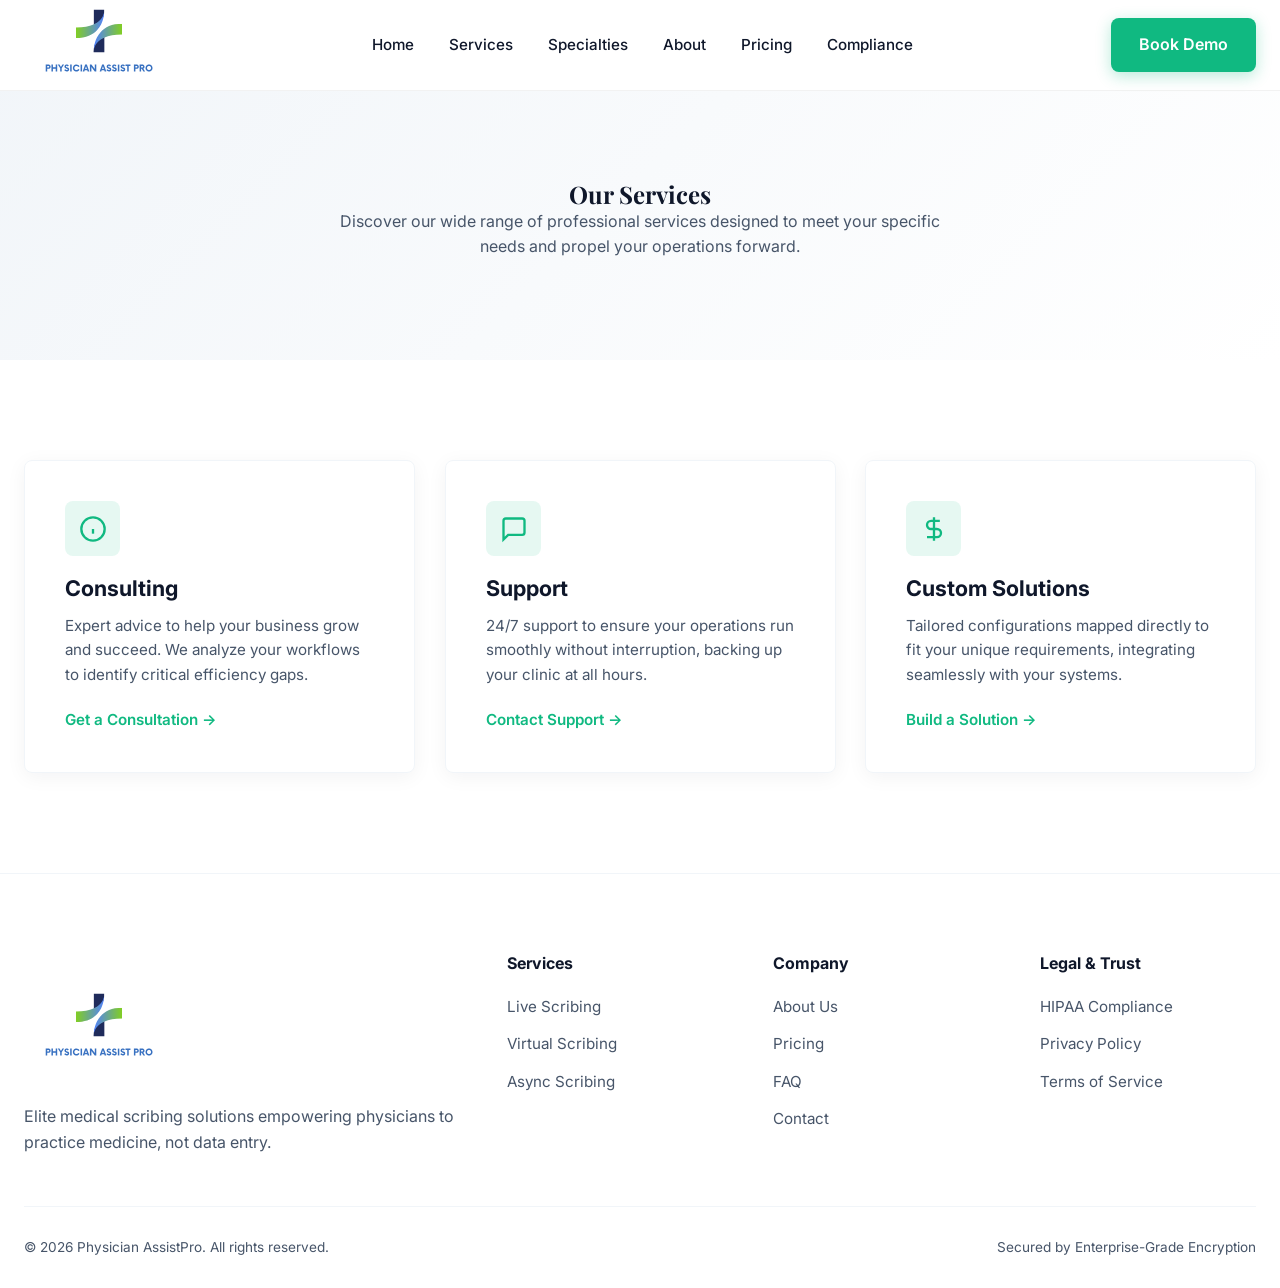
<file: services.html>
<!doctype html>
<html lang="en">
  <head>
    <meta charset="UTF-8" />
    <meta name="viewport" content="width=device-width, initial-scale=1.0" />
    <title>Services | Physician AssistPro</title>
    <link rel="preconnect" href="https://fonts.googleapis.com" />
    <link rel="preconnect" href="https://fonts.gstatic.com" crossorigin />
    <link
      href="https://fonts.googleapis.com/css2?family=Inter:wght@300;400;500;600;700&family=Playfair+Display:ital,wght@0,600;0,700;1,600&display=swap"
      rel="stylesheet"
    />
    <link rel="stylesheet" href="css/styles.css" />
  </head>
  <body>
    <nav class="navbar" id="navbar">
      <div class="container nav-container">
        <a href="index.html" class="brand">
          <img
            src="assets/logo.svg"
            alt="Physician AssistPro Logo"
            class="nav-logo"
          />
        </a>
        <ul class="nav-links">
          <li class="nav-item"><a href="index.html">Home</a></li>
          <li class="nav-item"><a href="services.html">Services</a></li>
          <li class="nav-item"><a href="specialties.html">Specialties</a></li>
          <li class="nav-item"><a href="about.html">About</a></li>
          <li class="nav-item"><a href="pricing.html">Pricing</a></li>
          <li class="nav-item"><a href="compliance.html">Compliance</a></li>
        </ul>
        <div class="nav-actions">
          <a href="index.html#booking" class="btn btn-primary">Book Demo</a>
        </div>
      </div>
    </nav>

    <main>
      <section class="hero text-center">
        <div class="container reveal">
          <h1>Our <span>Services</span></h1>
          <p style="max-width: 600px; margin: 0 auto">
            Discover our wide range of professional services designed to meet
            your specific needs and propel your operations forward.
          </p>
        </div>
      </section>

      <section class="section-padding">
        <div class="container">
          <div class="services-grid">
            <div class="service-card reveal">
              <div class="icon-box">
                <svg
                  width="28"
                  height="28"
                  viewBox="0 0 24 24"
                  fill="none"
                  stroke="currentColor"
                  stroke-width="2"
                >
                  <circle cx="12" cy="12" r="10" />
                  <line x1="12" y1="16" x2="12" y2="12" />
                  <line x1="12" y1="8" x2="12.01" y2="8" />
                </svg>
              </div>
              <h3>Consulting</h3>
              <p>
                Expert advice to help your business grow and succeed. We analyze
                your workflows to identify critical efficiency gaps.
              </p>
              <a href="index.html#booking" class="learn-more"
                >Get a Consultation →</a
              >
            </div>

            <div class="service-card reveal delay-1">
              <div class="icon-box">
                <svg
                  width="28"
                  height="28"
                  viewBox="0 0 24 24"
                  fill="none"
                  stroke="currentColor"
                  stroke-width="2"
                >
                  <path
                    d="M21 15a2 2 0 0 1-2 2H7l-4 4V5a2 2 0 0 1 2-2h14a2 2 0 0 1 2 2z"
                  />
                </svg>
              </div>
              <h3>Support</h3>
              <p>
                24/7 support to ensure your operations run smoothly without
                interruption, backing up your clinic at all hours.
              </p>
              <a href="index.html#booking" class="learn-more"
                >Contact Support →</a
              >
            </div>

            <div class="service-card reveal delay-2">
              <div class="icon-box">
                <svg
                  width="28"
                  height="28"
                  viewBox="0 0 24 24"
                  fill="none"
                  stroke="currentColor"
                  stroke-width="2"
                >
                  <path
                    d="M12 2v20M17 5H9.5a3.5 3.5 0 0 0 0 7h5a3.5 3.5 0 0 1 0 7H6"
                  />
                </svg>
              </div>
              <h3>Custom Solutions</h3>
              <p>
                Tailored configurations mapped directly to fit your unique
                requirements, integrating seamlessly with your systems.
              </p>
              <a href="index.html#booking" class="learn-more"
                >Build a Solution →</a
              >
            </div>
          </div>
        </div>
      </section>
    </main>

    <footer>
      <div class="container">
        <div class="footer-grid">
          <div class="footer-brand">
            <div class="brand" style="font-size: 1.5rem">
              <img
                src="assets/logo.svg"
                alt="Logo"
                style="height: 150px; vertical-align: middle; margin-right: 8px"
              />
            </div>
            <p>
              Elite medical scribing solutions empowering physicians to practice
              medicine, not data entry.
            </p>
          </div>
          <div class="footer-col">
            <h4>Services</h4>
            <ul>
              <li><a href="services.html">Live Scribing</a></li>
              <li><a href="services.html">Virtual Scribing</a></li>
              <li><a href="services.html">Async Scribing</a></li>
            </ul>
          </div>
          <div class="footer-col">
            <h4>Company</h4>
            <ul>
              <li><a href="about.html">About Us</a></li>
              <li><a href="pricing.html">Pricing</a></li>
              <li><a href="index.html#faq">FAQ</a></li>
              <li><a href="index.html#booking">Contact</a></li>
            </ul>
          </div>
          <div class="footer-col">
            <h4>Legal & Trust</h4>
            <ul>
              <li><a href="compliance.html">HIPAA Compliance</a></li>
              <li><a href="#">Privacy Policy</a></li>
              <li><a href="#">Terms of Service</a></li>
            </ul>
          </div>
        </div>
        <div class="footer-bottom">
          <p>&copy; 2026 Physician AssistPro. All rights reserved.</p>
          <p>Secured by Enterprise-Grade Encryption</p>
        </div>
      </div>
    </footer>
    <script src="js/script.js"></script>
  </body>
</html>
</file>
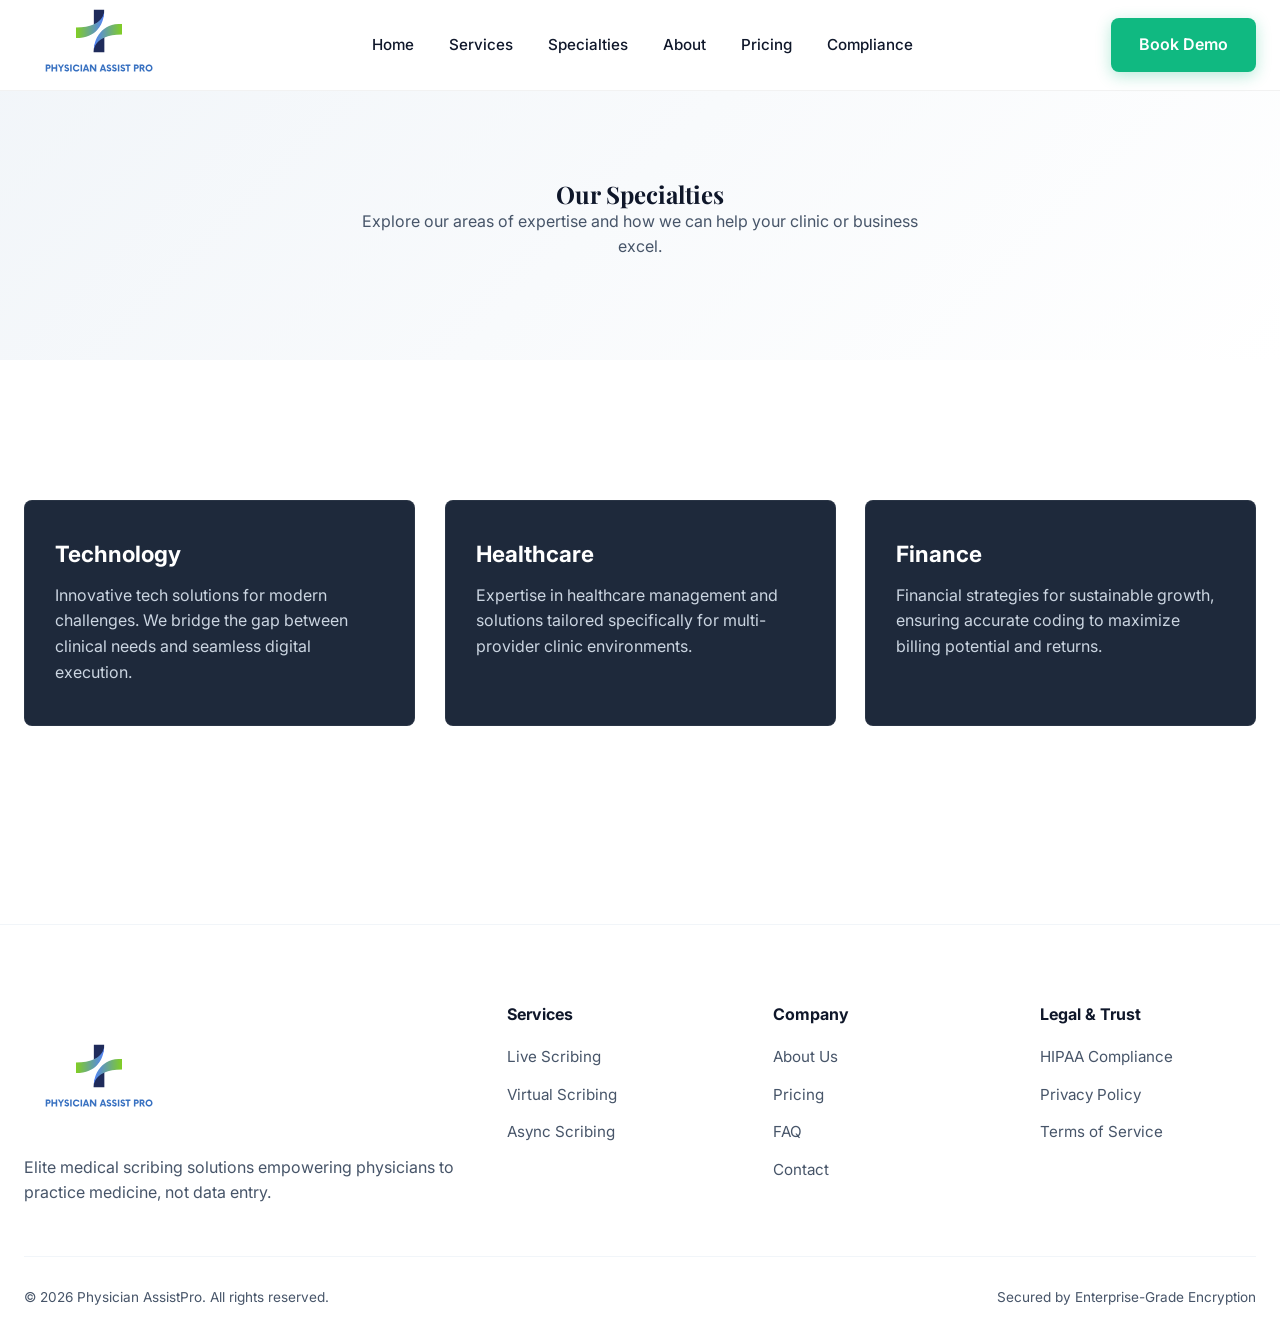
<file: specialties.html>
<!doctype html>
<html lang="en">
  <head>
    <meta charset="UTF-8" />
    <meta name="viewport" content="width=device-width, initial-scale=1.0" />
    <title>Specialties | Physician AssistPro</title>
    <link rel="preconnect" href="https://fonts.googleapis.com" />
    <link rel="preconnect" href="https://fonts.gstatic.com" crossorigin />
    <link
      href="https://fonts.googleapis.com/css2?family=Inter:wght@300;400;500;600;700&family=Playfair+Display:ital,wght@0,600;0,700;1,600&display=swap"
      rel="stylesheet"
    />
    <link rel="stylesheet" href="css/styles.css" />
  </head>
  <body>
    <nav class="navbar" id="navbar">
      <div class="container nav-container">
        <a href="index.html" class="brand">
          <img
            src="assets/logo.svg"
            alt="Physician AssistPro Logo"
            class="nav-logo"
          />
        </a>
        <ul class="nav-links">
          <li class="nav-item"><a href="index.html">Home</a></li>
          <li class="nav-item"><a href="services.html">Services</a></li>
          <li class="nav-item"><a href="specialties.html">Specialties</a></li>
          <li class="nav-item"><a href="about.html">About</a></li>
          <li class="nav-item"><a href="pricing.html">Pricing</a></li>
          <li class="nav-item"><a href="compliance.html">Compliance</a></li>
        </ul>
        <div class="nav-actions">
          <a href="index.html#booking" class="btn btn-primary">Book Demo</a>
        </div>
      </div>
    </nav>

    <main>
      <section class="hero text-center">
        <div class="container reveal">
          <h1>Our <span>Specialties</span></h1>
          <p style="max-width: 600px; margin: 0 auto">
            Explore our areas of expertise and how we can help your clinic or
            business excel.
          </p>
        </div>
      </section>

      <section class="section-padding bg-navy">
        <div class="container">
          <div class="specialty-grid">
            <a href="#" class="specialty-card reveal">
              <h3>Technology</h3>
              <p>
                Innovative tech solutions for modern challenges. We bridge the
                gap between clinical needs and seamless digital execution.
              </p>
            </a>
            <a href="#" class="specialty-card reveal delay-1">
              <h3>Healthcare</h3>
              <p>
                Expertise in healthcare management and solutions tailored
                specifically for multi-provider clinic environments.
              </p>
            </a>
            <a href="#" class="specialty-card reveal delay-2">
              <h3>Finance</h3>
              <p>
                Financial strategies for sustainable growth, ensuring accurate
                coding to maximize billing potential and returns.
              </p>
            </a>
          </div>

          <div class="text-center mt-4 pt-4 reveal" style="margin-top: 40px">
            <a
              href="index.html#booking"
              class="btn btn-outline"
              style="border-color: var(--white); color: var(--white)"
              >Don't see yours? Contact us.</a
            >
          </div>
        </div>
      </section>
    </main>

    <footer>
      <div class="container">
        <div class="footer-grid">
          <div class="footer-brand">
            <div class="brand" style="font-size: 1.5rem">
              <img
                src="assets/logo.svg"
                alt="Logo"
                style="height: 150px; vertical-align: middle; margin-right: 8px"
              />
            </div>
            <p>
              Elite medical scribing solutions empowering physicians to practice
              medicine, not data entry.
            </p>
          </div>
          <div class="footer-col">
            <h4>Services</h4>
            <ul>
              <li><a href="services.html">Live Scribing</a></li>
              <li><a href="services.html">Virtual Scribing</a></li>
              <li><a href="services.html">Async Scribing</a></li>
            </ul>
          </div>
          <div class="footer-col">
            <h4>Company</h4>
            <ul>
              <li><a href="about.html">About Us</a></li>
              <li><a href="pricing.html">Pricing</a></li>
              <li><a href="index.html#faq">FAQ</a></li>
              <li><a href="index.html#booking">Contact</a></li>
            </ul>
          </div>
          <div class="footer-col">
            <h4>Legal & Trust</h4>
            <ul>
              <li><a href="compliance.html">HIPAA Compliance</a></li>
              <li><a href="#">Privacy Policy</a></li>
              <li><a href="#">Terms of Service</a></li>
            </ul>
          </div>
        </div>
        <div class="footer-bottom">
          <p>&copy; 2026 Physician AssistPro. All rights reserved.</p>
          <p>Secured by Enterprise-Grade Encryption</p>
        </div>
      </div>
    </footer>
    <script src="js/script.js"></script>
  </body>
</html>
</file>
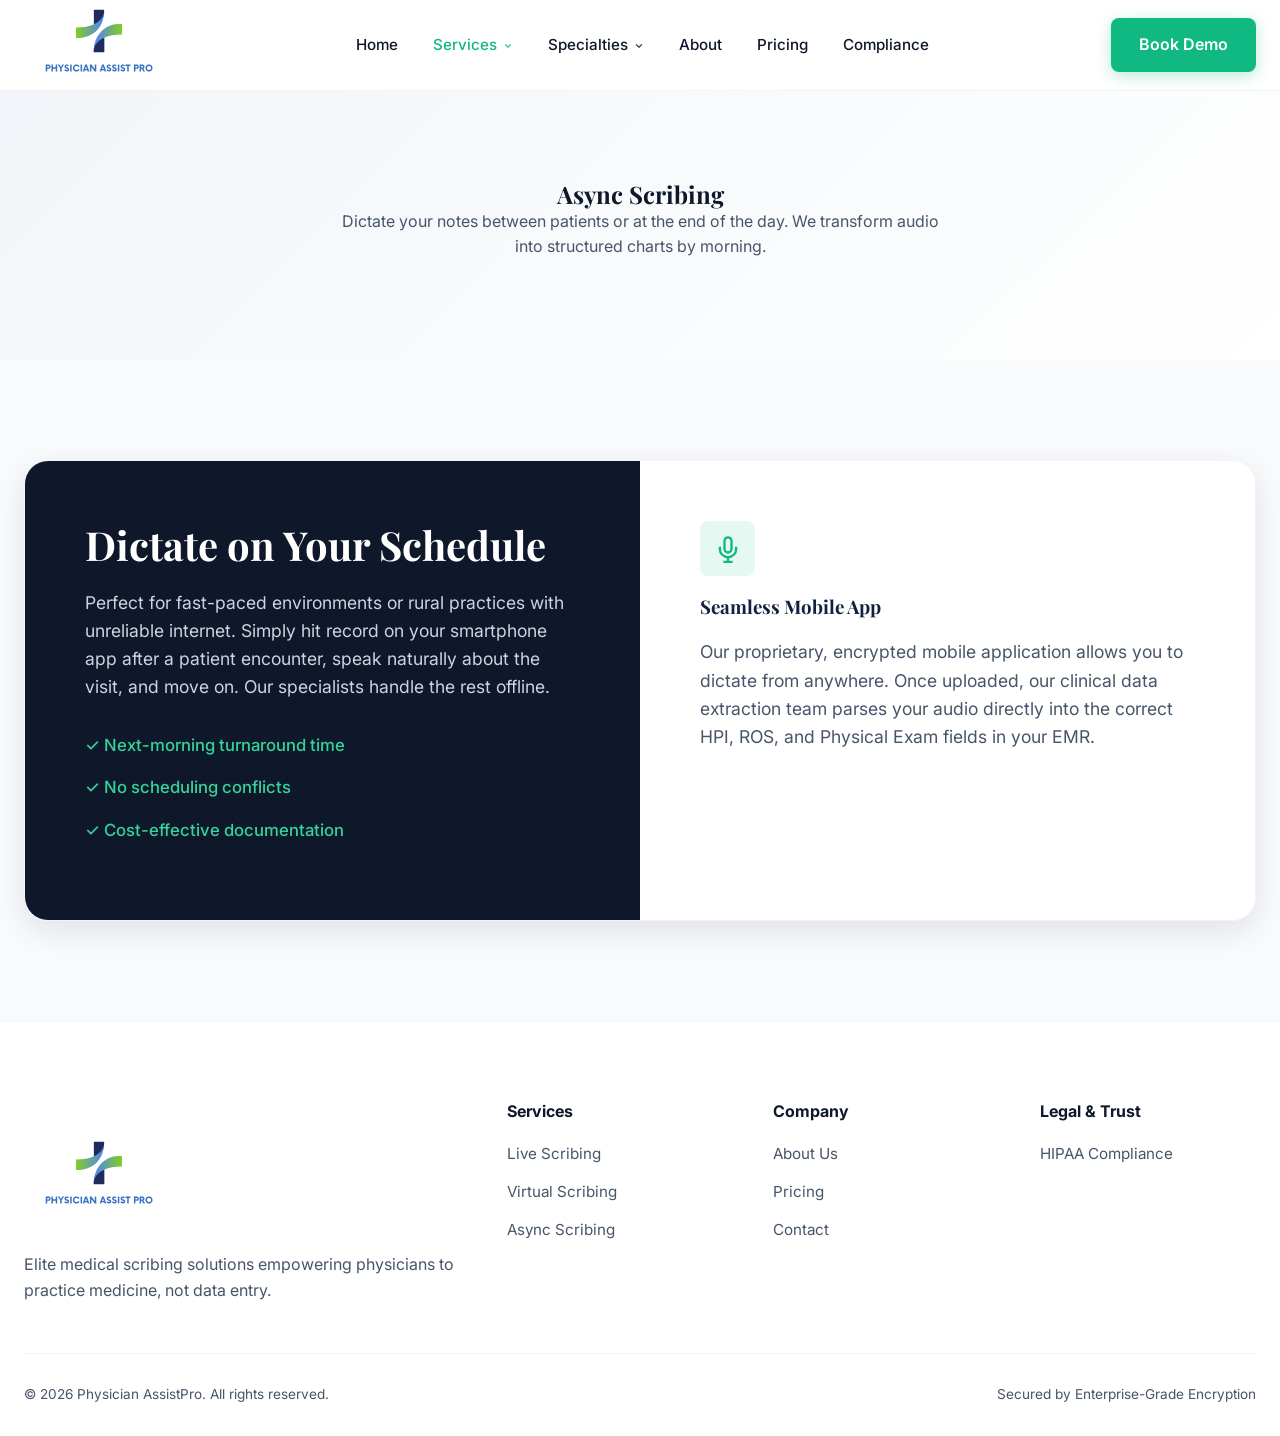
<file: services/async.html>
<!doctype html>
<html lang="en">
  <head>
    <meta charset="UTF-8" />
    <meta name="viewport" content="width=device-width, initial-scale=1.0" />
    <title>Async Scribing | Physician AssistPro</title>
    <link rel="preconnect" href="https://fonts.googleapis.com" />
    <link rel="preconnect" href="https://fonts.gstatic.com" crossorigin />
    <link
      href="https://fonts.googleapis.com/css2?family=Inter:wght@300;400;500;600;700&family=Playfair+Display:ital,wght@0,600;0,700;1,600&display=swap"
      rel="stylesheet"
    />
    <link rel="stylesheet" href="../css/styles.css" />
  </head>
  <body>
    <nav class="navbar" id="navbar">
      <div class="container nav-container">
        <a href="../index.html" class="brand">
          <img
            src="../assets/logo.svg"
            alt="Physician AssistPro Logo"
            class="nav-logo"
          />
        </a>
        <ul class="nav-links">
          <li class="nav-item"><a href="../index.html">Home</a></li>
          <li class="nav-item">
            <a href="../index.html#services" style="color: var(--emerald-500)"
              >Services
              <svg
                class="chevron"
                width="10"
                height="10"
                viewBox="0 0 24 24"
                fill="none"
                stroke="currentColor"
                stroke-width="3"
                stroke-linecap="round"
                stroke-linejoin="round"
              >
                <path d="M6 9l6 6 6-6" /></svg
            ></a>
            <div class="dropdown">
              <a href="live.html">Live Scribing</a>
              <a href="virtual.html">Virtual Scribing</a>
              <a href="async.html" style="color: var(--emerald-500)"
                >Async Scribing</a
              >
            </div>
          </li>
          <li class="nav-item">
            <a href="../index.html#specialties"
              >Specialties
              <svg
                class="chevron"
                width="10"
                height="10"
                viewBox="0 0 24 24"
                fill="none"
                stroke="currentColor"
                stroke-width="3"
                stroke-linecap="round"
                stroke-linejoin="round"
              >
                <path d="M6 9l6 6 6-6" /></svg
            ></a>
            <div class="dropdown">
              <a href="../specialties/cardiology.html">Cardiology</a>
              <a href="../specialties/dermatology.html">Dermatology</a>
              <a href="../specialties/orthopedic.html">Orthopedic</a>
            </div>
          </li>
          <li class="nav-item"><a href="../about.html">About</a></li>
          <li class="nav-item"><a href="../pricing.html">Pricing</a></li>
          <li class="nav-item"><a href="../compliance.html">Compliance</a></li>
        </ul>
        <div class="nav-actions">
          <a href="../index.html#booking" class="btn btn-primary">Book Demo</a>
        </div>
      </div>
    </nav>

    <main>
      <section class="hero text-center">
        <div class="container reveal">
          <h1>Async <span>Scribing</span></h1>
          <p style="max-width: 600px; margin: 0 auto">
            Dictate your notes between patients or at the end of the day. We
            transform audio into structured charts by morning.
          </p>
        </div>
      </section>

      <section class="section-padding bg-slate">
        <div class="container">
          <div class="booking-grid reveal">
            <div class="booking-content">
              <h2>Dictate on Your Schedule</h2>
              <p>
                Perfect for fast-paced environments or rural practices with
                unreliable internet. Simply hit record on your smartphone app
                after a patient encounter, speak naturally about the visit, and
                move on. Our specialists handle the rest offline.
              </p>
              <ul class="booking-benefits">
                <li>✓ Next-morning turnaround time</li>
                <li>✓ No scheduling conflicts</li>
                <li>✓ Cost-effective documentation</li>
              </ul>
            </div>
            <div
              class="booking-content"
              style="background: var(--white); color: var(--navy-900)"
            >
              <div class="icon-box" style="margin-bottom: 20px">
                <svg
                  width="28"
                  height="28"
                  viewBox="0 0 24 24"
                  fill="none"
                  stroke="currentColor"
                  stroke-width="2"
                >
                  <path
                    d="M12 2a3 3 0 0 0-3 3v7a3 3 0 0 0 6 0V5a3 3 0 0 0-3-3z"
                  />
                  <path d="M19 10v2a7 7 0 0 1-14 0v-2" />
                  <line x1="12" y1="19" x2="12" y2="23" />
                  <line x1="8" y1="23" x2="16" y2="23" />
                </svg>
              </div>
              <h3 style="color: var(--navy-900); margin-bottom: 20px">
                Seamless Mobile App
              </h3>
              <p style="color: var(--slate-600); margin-bottom: 15px">
                Our proprietary, encrypted mobile application allows you to
                dictate from anywhere. Once uploaded, our clinical data
                extraction team parses your audio directly into the correct HPI,
                ROS, and Physical Exam fields in your EMR.
              </p>
            </div>
          </div>
        </div>
      </section>
    </main>

    <footer>
      <div class="container">
        <div class="footer-grid">
          <div class="footer-brand">
            <div class="brand" style="font-size: 1.5rem">
              <img
                src="../assets/logo.svg"
                alt="Logo"
                style="height: 150px; vertical-align: middle; margin-right: 8px"
              />
            </div>
            <p>
              Elite medical scribing solutions empowering physicians to practice
              medicine, not data entry.
            </p>
          </div>
          <div class="footer-col">
            <h4>Services</h4>
            <ul>
              <li><a href="live.html">Live Scribing</a></li>
              <li><a href="virtual.html">Virtual Scribing</a></li>
              <li><a href="async.html">Async Scribing</a></li>
            </ul>
          </div>
          <div class="footer-col">
            <h4>Company</h4>
            <ul>
              <li><a href="../about.html">About Us</a></li>
              <li><a href="../pricing.html">Pricing</a></li>
              <li><a href="../index.html#booking">Contact</a></li>
            </ul>
          </div>
          <div class="footer-col">
            <h4>Legal & Trust</h4>
            <ul>
              <li><a href="../compliance.html">HIPAA Compliance</a></li>
            </ul>
          </div>
        </div>
        <div class="footer-bottom">
          <p>&copy; 2026 Physician AssistPro. All rights reserved.</p>
          <p>Secured by Enterprise-Grade Encryption</p>
        </div>
      </div>
    </footer>
    <script src="../js/script.js"></script>
  </body>
</html>
</file>
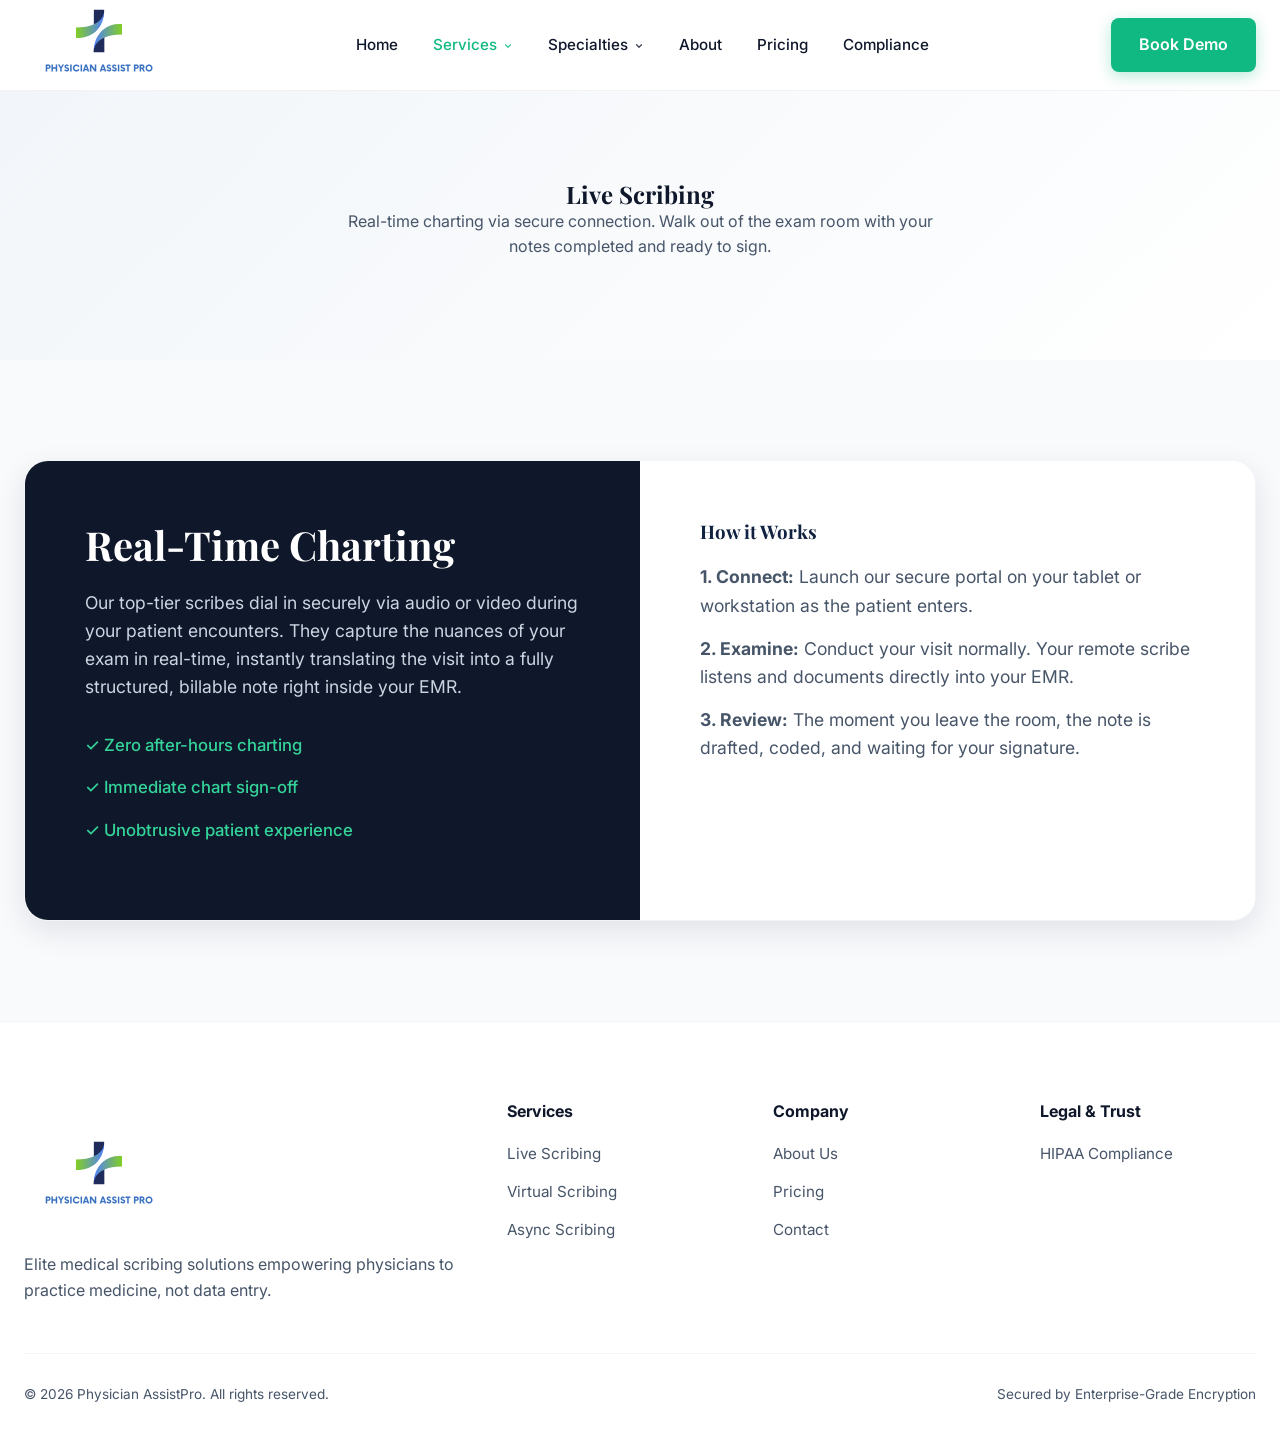
<file: services/live.html>
<!doctype html>
<html lang="en">
  <head>
    <meta charset="UTF-8" />
    <meta name="viewport" content="width=device-width, initial-scale=1.0" />
    <title>Live Scribing | Physician AssistPro</title>
    <link rel="preconnect" href="https://fonts.googleapis.com" />
    <link rel="preconnect" href="https://fonts.gstatic.com" crossorigin />
    <link
      href="https://fonts.googleapis.com/css2?family=Inter:wght@300;400;500;600;700&family=Playfair+Display:ital,wght@0,600;0,700;1,600&display=swap"
      rel="stylesheet"
    />
    <link rel="stylesheet" href="../css/styles.css" />
  </head>
  <body>
    <nav class="navbar" id="navbar">
      <div class="container nav-container">
        <a href="../index.html" class="brand">
          <img
            src="../assets/logo.svg"
            alt="Physician AssistPro Logo"
            class="nav-logo"
          />
        </a>
        <ul class="nav-links">
          <li class="nav-item"><a href="../index.html">Home</a></li>
          <li class="nav-item">
            <a href="../index.html#services" style="color: var(--emerald-500)"
              >Services
              <svg
                class="chevron"
                width="10"
                height="10"
                viewBox="0 0 24 24"
                fill="none"
                stroke="currentColor"
                stroke-width="3"
                stroke-linecap="round"
                stroke-linejoin="round"
              >
                <path d="M6 9l6 6 6-6" /></svg
            ></a>
            <div class="dropdown">
              <a href="live.html" style="color: var(--emerald-500)"
                >Live Scribing</a
              >
              <a href="virtual.html">Virtual Scribing</a>
              <a href="async.html">Async Scribing</a>
            </div>
          </li>
          <li class="nav-item">
            <a href="../index.html#specialties"
              >Specialties
              <svg
                class="chevron"
                width="10"
                height="10"
                viewBox="0 0 24 24"
                fill="none"
                stroke="currentColor"
                stroke-width="3"
                stroke-linecap="round"
                stroke-linejoin="round"
              >
                <path d="M6 9l6 6 6-6" /></svg
            ></a>
            <div class="dropdown">
              <a href="../specialties/cardiology.html">Cardiology</a>
              <a href="../specialties/dermatology.html">Dermatology</a>
              <a href="../specialties/orthopedic.html">Orthopedic</a>
            </div>
          </li>
          <li class="nav-item"><a href="../about.html">About</a></li>
          <li class="nav-item"><a href="../pricing.html">Pricing</a></li>
          <li class="nav-item"><a href="../compliance.html">Compliance</a></li>
        </ul>
        <div class="nav-actions">
          <a href="../index.html#booking" class="btn btn-primary">Book Demo</a>
        </div>
      </div>
    </nav>

    <main>
      <section class="hero text-center">
        <div class="container reveal">
          <h1>Live <span>Scribing</span></h1>
          <p style="max-width: 600px; margin: 0 auto">
            Real-time charting via secure connection. Walk out of the exam room
            with your notes completed and ready to sign.
          </p>
        </div>
      </section>

      <section class="section-padding bg-slate">
        <div class="container">
          <div class="booking-grid reveal">
            <div class="booking-content">
              <h2>Real-Time Charting</h2>
              <p>
                Our top-tier scribes dial in securely via audio or video during
                your patient encounters. They capture the nuances of your exam
                in real-time, instantly translating the visit into a fully
                structured, billable note right inside your EMR.
              </p>
              <ul class="booking-benefits">
                <li>✓ Zero after-hours charting</li>
                <li>✓ Immediate chart sign-off</li>
                <li>✓ Unobtrusive patient experience</li>
              </ul>
            </div>
            <div
              class="booking-content"
              style="background: var(--white); color: var(--navy-900)"
            >
              <h3 style="color: var(--navy-900); margin-bottom: 20px">
                How it Works
              </h3>
              <p style="color: var(--slate-600); margin-bottom: 15px">
                <strong>1. Connect:</strong> Launch our secure portal on your
                tablet or workstation as the patient enters.
              </p>
              <p style="color: var(--slate-600); margin-bottom: 15px">
                <strong>2. Examine:</strong> Conduct your visit normally. Your
                remote scribe listens and documents directly into your EMR.
              </p>
              <p style="color: var(--slate-600)">
                <strong>3. Review:</strong> The moment you leave the room, the
                note is drafted, coded, and waiting for your signature.
              </p>
            </div>
          </div>
        </div>
      </section>
    </main>

    <footer>
      <div class="container">
        <div class="footer-grid">
          <div class="footer-brand">
            <div class="brand" style="font-size: 1.5rem">
              <img
                src="../assets/logo.svg"
                alt="Logo"
                style="height: 150px; vertical-align: middle; margin-right: 8px"
              />
            </div>
            <p>
              Elite medical scribing solutions empowering physicians to practice
              medicine, not data entry.
            </p>
          </div>
          <div class="footer-col">
            <h4>Services</h4>
            <ul>
              <li><a href="live.html">Live Scribing</a></li>
              <li><a href="virtual.html">Virtual Scribing</a></li>
              <li><a href="async.html">Async Scribing</a></li>
            </ul>
          </div>
          <div class="footer-col">
            <h4>Company</h4>
            <ul>
              <li><a href="../about.html">About Us</a></li>
              <li><a href="../pricing.html">Pricing</a></li>
              <li><a href="../index.html#booking">Contact</a></li>
            </ul>
          </div>
          <div class="footer-col">
            <h4>Legal & Trust</h4>
            <ul>
              <li><a href="../compliance.html">HIPAA Compliance</a></li>
            </ul>
          </div>
        </div>
        <div class="footer-bottom">
          <p>&copy; 2026 Physician AssistPro. All rights reserved.</p>
          <p>Secured by Enterprise-Grade Encryption</p>
        </div>
      </div>
    </footer>
    <script src="../js/script.js"></script>
  </body>
</html>
</file>
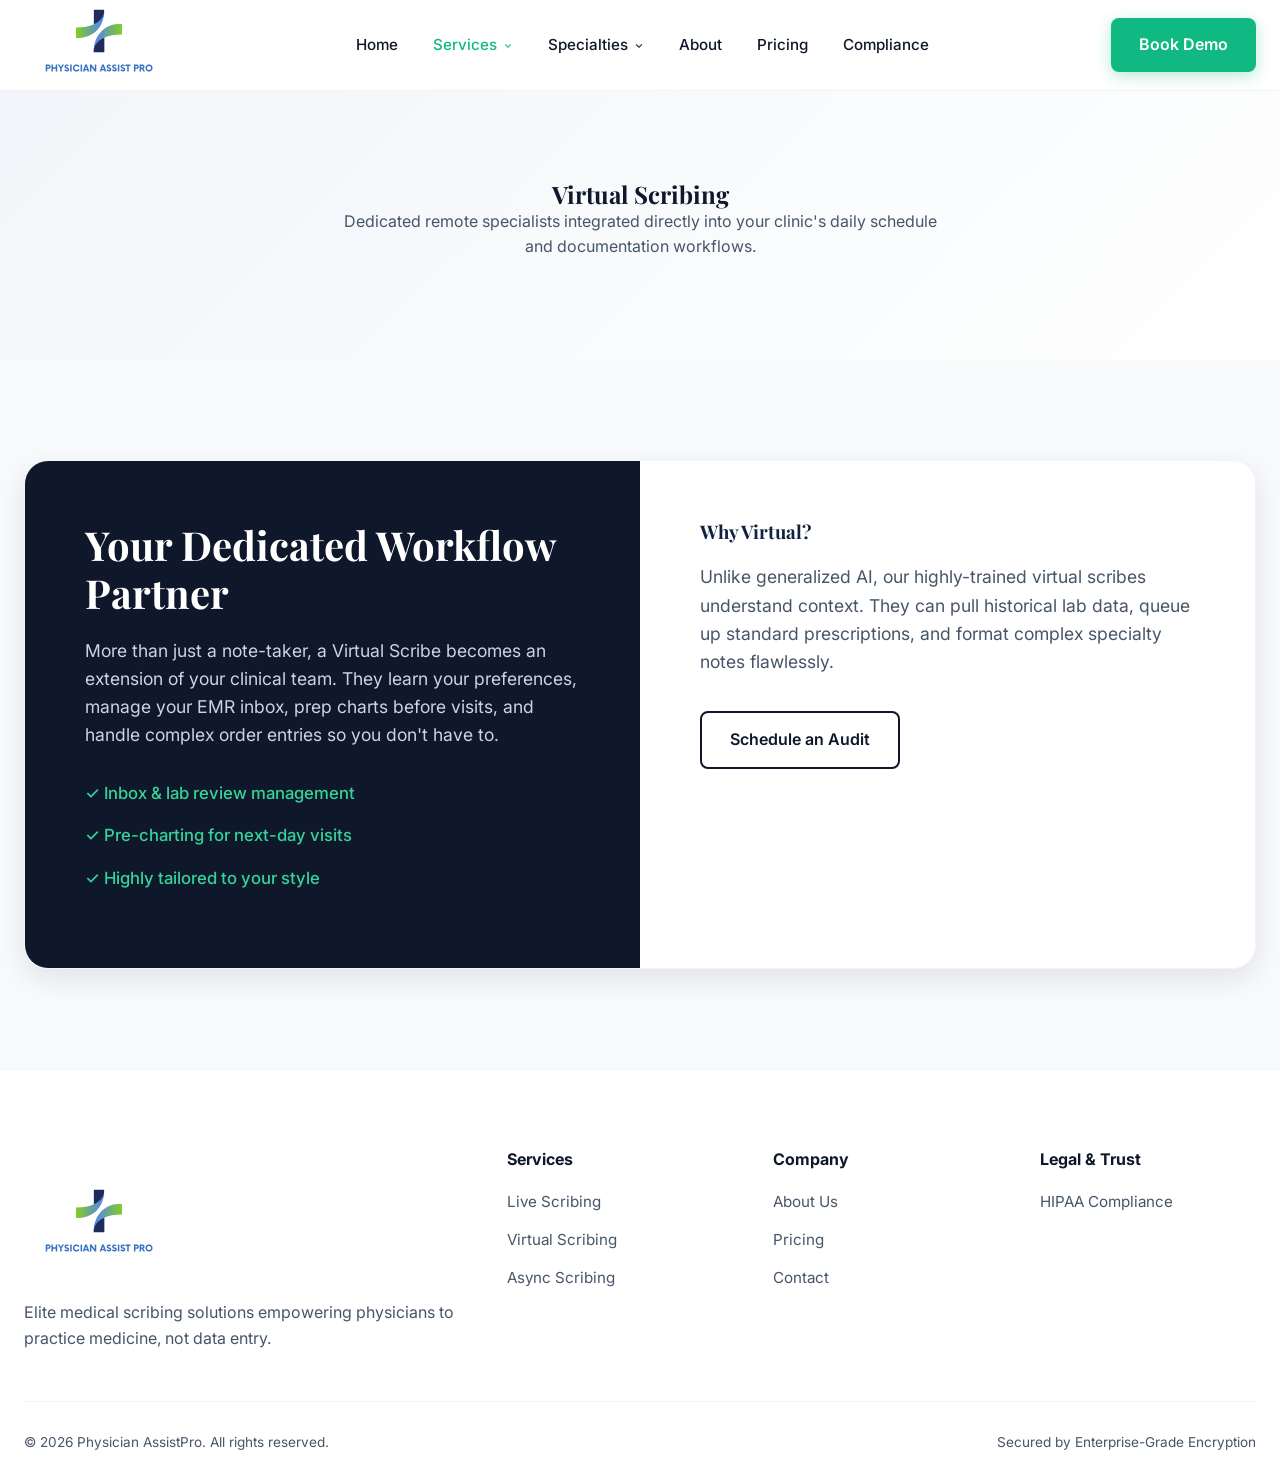
<file: services/virtual.html>
<!doctype html>
<html lang="en">
  <head>
    <meta charset="UTF-8" />
    <meta name="viewport" content="width=device-width, initial-scale=1.0" />
    <title>Virtual Scribing | Physician AssistPro</title>
    <link rel="preconnect" href="https://fonts.googleapis.com" />
    <link rel="preconnect" href="https://fonts.gstatic.com" crossorigin />
    <link
      href="https://fonts.googleapis.com/css2?family=Inter:wght@300;400;500;600;700&family=Playfair+Display:ital,wght@0,600;0,700;1,600&display=swap"
      rel="stylesheet"
    />
    <link rel="stylesheet" href="../css/styles.css" />
  </head>
  <body>
    <nav class="navbar" id="navbar">
      <div class="container nav-container">
        <a href="../index.html" class="brand">
          <img
            src="../assets/logo.svg"
            alt="Physician AssistPro Logo"
            class="nav-logo"
          />
        </a>
        <ul class="nav-links">
          <li class="nav-item"><a href="../index.html">Home</a></li>
          <li class="nav-item">
            <a href="../index.html#services" style="color: var(--emerald-500)"
              >Services
              <svg
                class="chevron"
                width="10"
                height="10"
                viewBox="0 0 24 24"
                fill="none"
                stroke="currentColor"
                stroke-width="3"
                stroke-linecap="round"
                stroke-linejoin="round"
              >
                <path d="M6 9l6 6 6-6" /></svg
            ></a>
            <div class="dropdown">
              <a href="live.html">Live Scribing</a>
              <a href="virtual.html" style="color: var(--emerald-500)"
                >Virtual Scribing</a
              >
              <a href="async.html">Async Scribing</a>
            </div>
          </li>
          <li class="nav-item">
            <a href="../index.html#specialties"
              >Specialties
              <svg
                class="chevron"
                width="10"
                height="10"
                viewBox="0 0 24 24"
                fill="none"
                stroke="currentColor"
                stroke-width="3"
                stroke-linecap="round"
                stroke-linejoin="round"
              >
                <path d="M6 9l6 6 6-6" /></svg
            ></a>
            <div class="dropdown">
              <a href="../specialties/cardiology.html">Cardiology</a>
              <a href="../specialties/dermatology.html">Dermatology</a>
              <a href="../specialties/orthopedic.html">Orthopedic</a>
            </div>
          </li>
          <li class="nav-item"><a href="../about.html">About</a></li>
          <li class="nav-item"><a href="../pricing.html">Pricing</a></li>
          <li class="nav-item"><a href="../compliance.html">Compliance</a></li>
        </ul>
        <div class="nav-actions">
          <a href="../index.html#booking" class="btn btn-primary">Book Demo</a>
        </div>
      </div>
    </nav>

    <main>
      <section class="hero text-center">
        <div class="container reveal">
          <h1>Virtual <span>Scribing</span></h1>
          <p style="max-width: 600px; margin: 0 auto">
            Dedicated remote specialists integrated directly into your clinic's
            daily schedule and documentation workflows.
          </p>
        </div>
      </section>

      <section class="section-padding bg-slate">
        <div class="container">
          <div class="booking-grid reveal">
            <div class="booking-content">
              <h2>Your Dedicated Workflow Partner</h2>
              <p>
                More than just a note-taker, a Virtual Scribe becomes an
                extension of your clinical team. They learn your preferences,
                manage your EMR inbox, prep charts before visits, and handle
                complex order entries so you don't have to.
              </p>
              <ul class="booking-benefits">
                <li>✓ Inbox & lab review management</li>
                <li>✓ Pre-charting for next-day visits</li>
                <li>✓ Highly tailored to your style</li>
              </ul>
            </div>
            <div
              class="booking-content"
              style="background: var(--white); color: var(--navy-900)"
            >
              <h3 style="color: var(--navy-900); margin-bottom: 20px">
                Why Virtual?
              </h3>
              <p style="color: var(--slate-600); margin-bottom: 15px">
                Unlike generalized AI, our highly-trained virtual scribes
                understand context. They can pull historical lab data, queue up
                standard prescriptions, and format complex specialty notes
                flawlessly.
              </p>
              <a
                href="../index.html#booking"
                class="btn btn-outline"
                style="margin-top: 20px"
                >Schedule an Audit</a
              >
            </div>
          </div>
        </div>
      </section>
    </main>

    <footer>
      <div class="container">
        <div class="footer-grid">
          <div class="footer-brand">
            <div class="brand" style="font-size: 1.5rem">
              <img
                src="../assets/logo.svg"
                alt="Logo"
                style="height: 150px; vertical-align: middle; margin-right: 8px"
              />
            </div>
            <p>
              Elite medical scribing solutions empowering physicians to practice
              medicine, not data entry.
            </p>
          </div>
          <div class="footer-col">
            <h4>Services</h4>
            <ul>
              <li><a href="live.html">Live Scribing</a></li>
              <li><a href="virtual.html">Virtual Scribing</a></li>
              <li><a href="async.html">Async Scribing</a></li>
            </ul>
          </div>
          <div class="footer-col">
            <h4>Company</h4>
            <ul>
              <li><a href="../about.html">About Us</a></li>
              <li><a href="../pricing.html">Pricing</a></li>
              <li><a href="../index.html#booking">Contact</a></li>
            </ul>
          </div>
          <div class="footer-col">
            <h4>Legal & Trust</h4>
            <ul>
              <li><a href="../compliance.html">HIPAA Compliance</a></li>
            </ul>
          </div>
        </div>
        <div class="footer-bottom">
          <p>&copy; 2026 Physician AssistPro. All rights reserved.</p>
          <p>Secured by Enterprise-Grade Encryption</p>
        </div>
      </div>
    </footer>
    <script src="../js/script.js"></script>
  </body>
</html>
</file>
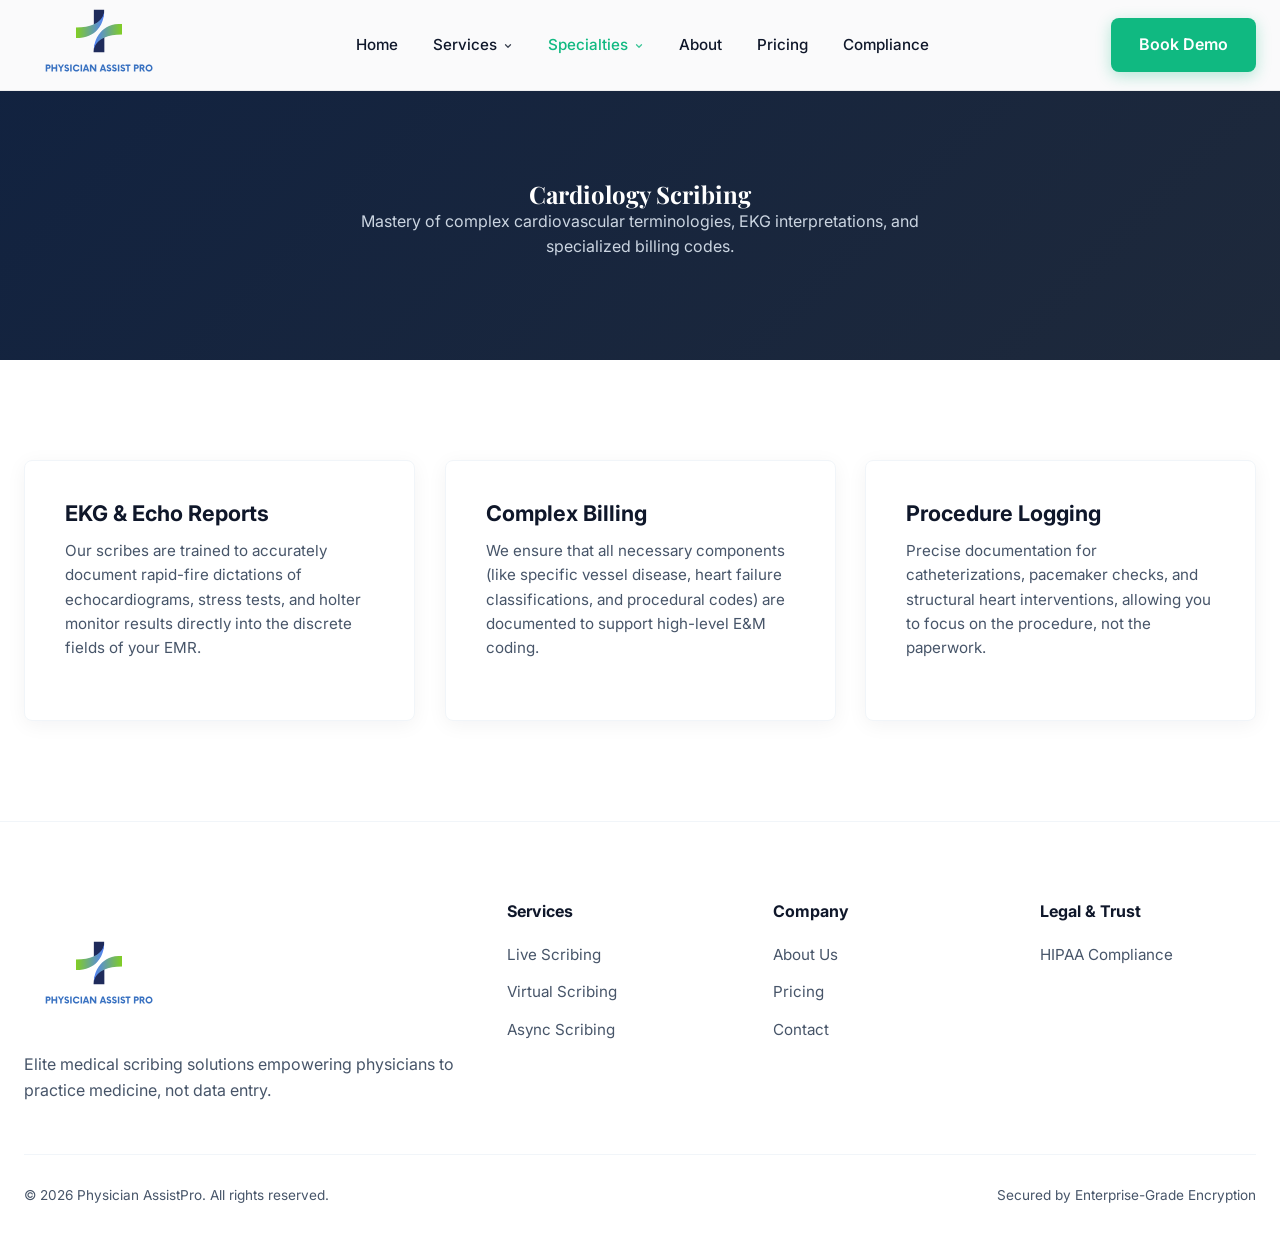
<file: specialties/cardiology.html>
<!doctype html>
<html lang="en">
  <head>
    <meta charset="UTF-8" />
    <meta name="viewport" content="width=device-width, initial-scale=1.0" />
    <title>Cardiology Scribing | Physician AssistPro</title>
    <link rel="preconnect" href="https://fonts.googleapis.com" />
    <link rel="preconnect" href="https://fonts.gstatic.com" crossorigin />
    <link
      href="https://fonts.googleapis.com/css2?family=Inter:wght@300;400;500;600;700&family=Playfair+Display:ital,wght@0,600;0,700;1,600&display=swap"
      rel="stylesheet"
    />
    <link rel="stylesheet" href="../css/styles.css" />
  </head>
  <body>
    <nav class="navbar" id="navbar">
      <div class="container nav-container">
        <a href="../index.html" class="brand">
          <img
            src="../assets/logo.svg"
            alt="Physician AssistPro Logo"
            class="nav-logo"
          />
        </a>
        <ul class="nav-links">
          <li class="nav-item"><a href="../index.html">Home</a></li>
          <li class="nav-item">
            <a href="../index.html#services"
              >Services
              <svg
                class="chevron"
                width="10"
                height="10"
                viewBox="0 0 24 24"
                fill="none"
                stroke="currentColor"
                stroke-width="3"
                stroke-linecap="round"
                stroke-linejoin="round"
              >
                <path d="M6 9l6 6 6-6" /></svg
            ></a>
            <div class="dropdown">
              <a href="../services/live.html">Live Scribing</a>
              <a href="../services/virtual.html">Virtual Scribing</a>
              <a href="../services/async.html">Async Scribing</a>
            </div>
          </li>
          <li class="nav-item">
            <a
              href="../index.html#specialties"
              style="color: var(--emerald-500)"
              >Specialties
              <svg
                class="chevron"
                width="10"
                height="10"
                viewBox="0 0 24 24"
                fill="none"
                stroke="currentColor"
                stroke-width="3"
                stroke-linecap="round"
                stroke-linejoin="round"
              >
                <path d="M6 9l6 6 6-6" /></svg
            ></a>
            <div class="dropdown">
              <a href="cardiology.html" style="color: var(--emerald-500)"
                >Cardiology</a
              >
              <a href="dermatology.html">Dermatology</a>
              <a href="orthopedic.html">Orthopedic</a>
            </div>
          </li>
          <li class="nav-item"><a href="../about.html">About</a></li>
          <li class="nav-item"><a href="../pricing.html">Pricing</a></li>
          <li class="nav-item"><a href="../compliance.html">Compliance</a></li>
        </ul>
        <div class="nav-actions">
          <a href="../index.html#booking" class="btn btn-primary">Book Demo</a>
        </div>
      </div>
    </nav>

    <main>
      <section
        class="hero text-center"
        style="
          background: linear-gradient(
            135deg,
            var(--navy-900) 0%,
            var(--navy-800) 100%
          );
        "
      >
        <div class="container reveal">
          <h1 style="color: var(--white)">Cardiology <span>Scribing</span></h1>
          <p style="max-width: 600px; margin: 0 auto; color: var(--slate-300)">
            Mastery of complex cardiovascular terminologies, EKG
            interpretations, and specialized billing codes.
          </p>
        </div>
      </section>

      <section class="section-padding">
        <div class="container">
          <div class="services-grid">
            <div class="service-card reveal">
              <h3>EKG & Echo Reports</h3>
              <p>
                Our scribes are trained to accurately document rapid-fire
                dictations of echocardiograms, stress tests, and holter monitor
                results directly into the discrete fields of your EMR.
              </p>
            </div>
            <div class="service-card reveal delay-1">
              <h3>Complex Billing</h3>
              <p>
                We ensure that all necessary components (like specific vessel
                disease, heart failure classifications, and procedural codes)
                are documented to support high-level E&M coding.
              </p>
            </div>
            <div class="service-card reveal delay-2">
              <h3>Procedure Logging</h3>
              <p>
                Precise documentation for catheterizations, pacemaker checks,
                and structural heart interventions, allowing you to focus on the
                procedure, not the paperwork.
              </p>
            </div>
          </div>
        </div>
      </section>
    </main>

    <footer>
      <div class="container">
        <div class="footer-grid">
          <div class="footer-brand">
            <div class="brand" style="font-size: 1.5rem">
              <img
                src="../assets/logo.svg"
                alt="Logo"
                style="height: 150px; vertical-align: middle; margin-right: 8px"
              />
            </div>
            <p>
              Elite medical scribing solutions empowering physicians to practice
              medicine, not data entry.
            </p>
          </div>
          <div class="footer-col">
            <h4>Services</h4>
            <ul>
              <li><a href="../services/live.html">Live Scribing</a></li>
              <li><a href="../services/virtual.html">Virtual Scribing</a></li>
              <li><a href="../services/async.html">Async Scribing</a></li>
            </ul>
          </div>
          <div class="footer-col">
            <h4>Company</h4>
            <ul>
              <li><a href="../about.html">About Us</a></li>
              <li><a href="../pricing.html">Pricing</a></li>
              <li><a href="../index.html#booking">Contact</a></li>
            </ul>
          </div>
          <div class="footer-col">
            <h4>Legal & Trust</h4>
            <ul>
              <li><a href="../compliance.html">HIPAA Compliance</a></li>
            </ul>
          </div>
        </div>
        <div class="footer-bottom">
          <p>&copy; 2026 Physician AssistPro. All rights reserved.</p>
          <p>Secured by Enterprise-Grade Encryption</p>
        </div>
      </div>
    </footer>
    <script src="../js/script.js"></script>
  </body>
</html>
</file>
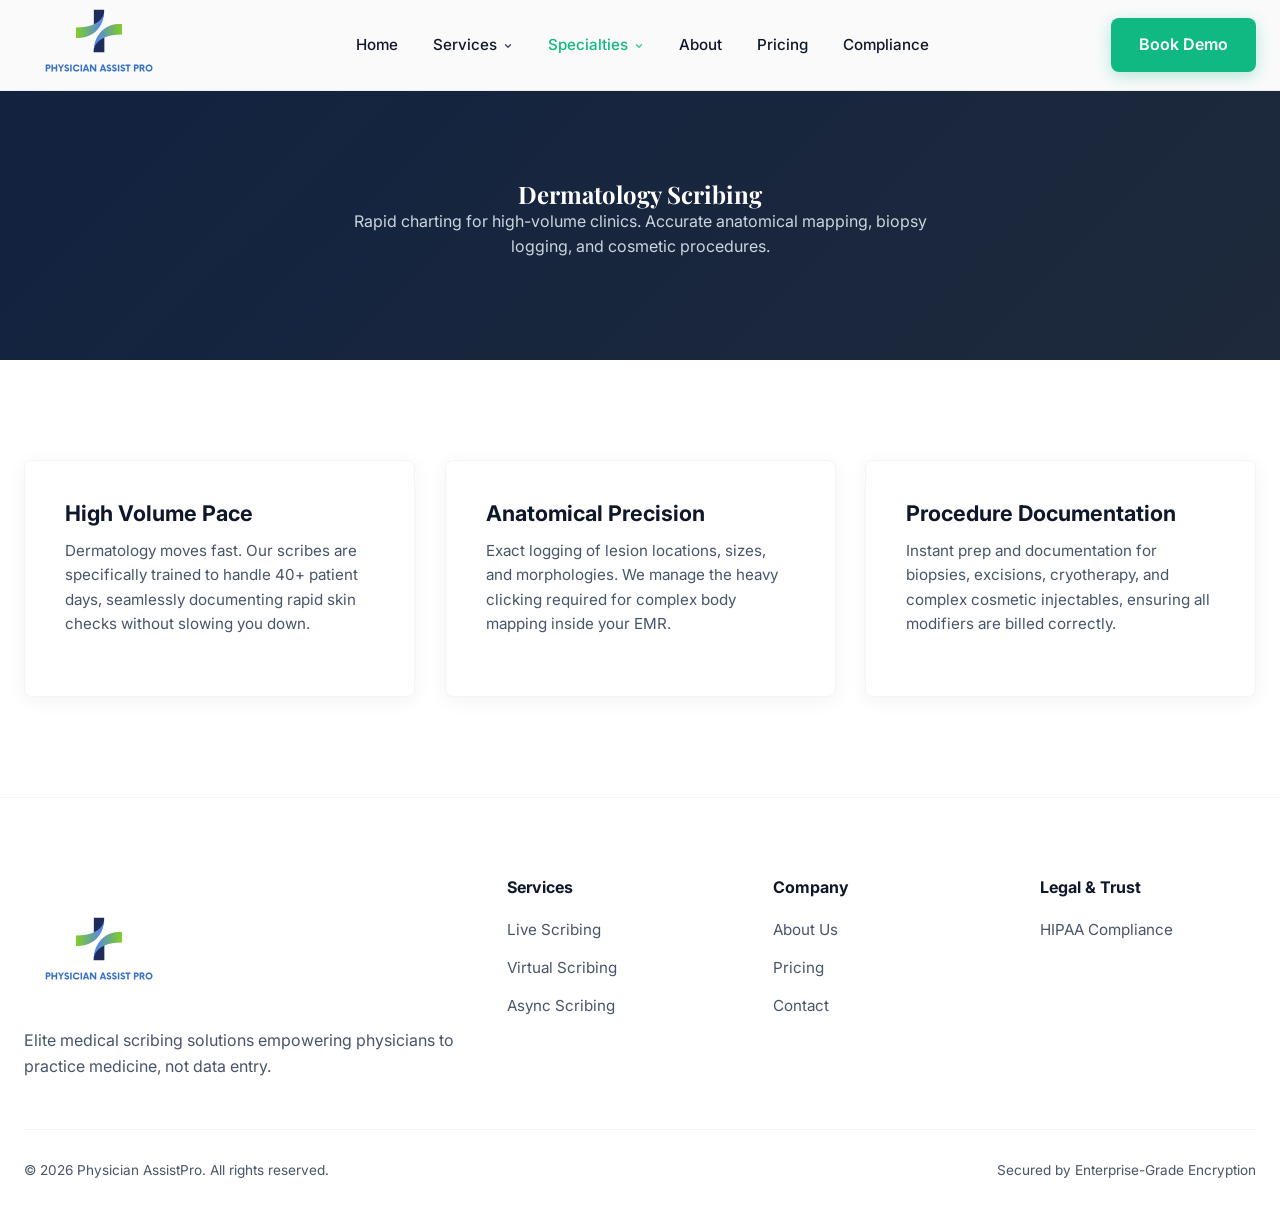
<file: specialties/dermatology.html>
<!doctype html>
<html lang="en">
  <head>
    <meta charset="UTF-8" />
    <meta name="viewport" content="width=device-width, initial-scale=1.0" />
    <title>Dermatology Scribing | Physician AssistPro</title>
    <link rel="preconnect" href="https://fonts.googleapis.com" />
    <link rel="preconnect" href="https://fonts.gstatic.com" crossorigin />
    <link
      href="https://fonts.googleapis.com/css2?family=Inter:wght@300;400;500;600;700&family=Playfair+Display:ital,wght@0,600;0,700;1,600&display=swap"
      rel="stylesheet"
    />
    <link rel="stylesheet" href="../css/styles.css" />
  </head>
  <body>
    <nav class="navbar" id="navbar">
      <div class="container nav-container">
        <a href="../index.html" class="brand">
          <img
            src="../assets/logo.svg"
            alt="Physician AssistPro Logo"
            class="nav-logo"
          />
        </a>
        <ul class="nav-links">
          <li class="nav-item"><a href="../index.html">Home</a></li>
          <li class="nav-item">
            <a href="../index.html#services"
              >Services
              <svg
                class="chevron"
                width="10"
                height="10"
                viewBox="0 0 24 24"
                fill="none"
                stroke="currentColor"
                stroke-width="3"
                stroke-linecap="round"
                stroke-linejoin="round"
              >
                <path d="M6 9l6 6 6-6" /></svg
            ></a>
            <div class="dropdown">
              <a href="../services/live.html">Live Scribing</a>
              <a href="../services/virtual.html">Virtual Scribing</a>
              <a href="../services/async.html">Async Scribing</a>
            </div>
          </li>
          <li class="nav-item">
            <a
              href="../index.html#specialties"
              style="color: var(--emerald-500)"
              >Specialties
              <svg
                class="chevron"
                width="10"
                height="10"
                viewBox="0 0 24 24"
                fill="none"
                stroke="currentColor"
                stroke-width="3"
                stroke-linecap="round"
                stroke-linejoin="round"
              >
                <path d="M6 9l6 6 6-6" /></svg
            ></a>
            <div class="dropdown">
              <a href="cardiology.html">Cardiology</a>
              <a href="dermatology.html" style="color: var(--emerald-500)"
                >Dermatology</a
              >
              <a href="orthopedic.html">Orthopedic</a>
            </div>
          </li>
          <li class="nav-item"><a href="../about.html">About</a></li>
          <li class="nav-item"><a href="../pricing.html">Pricing</a></li>
          <li class="nav-item"><a href="../compliance.html">Compliance</a></li>
        </ul>
        <div class="nav-actions">
          <a href="../index.html#booking" class="btn btn-primary">Book Demo</a>
        </div>
      </div>
    </nav>

    <main>
      <section
        class="hero text-center"
        style="
          background: linear-gradient(
            135deg,
            var(--navy-900) 0%,
            var(--navy-800) 100%
          );
        "
      >
        <div class="container reveal">
          <h1 style="color: var(--white)">Dermatology <span>Scribing</span></h1>
          <p style="max-width: 600px; margin: 0 auto; color: var(--slate-300)">
            Rapid charting for high-volume clinics. Accurate anatomical mapping,
            biopsy logging, and cosmetic procedures.
          </p>
        </div>
      </section>

      <section class="section-padding">
        <div class="container">
          <div class="services-grid">
            <div class="service-card reveal">
              <h3>High Volume Pace</h3>
              <p>
                Dermatology moves fast. Our scribes are specifically trained to
                handle 40+ patient days, seamlessly documenting rapid skin
                checks without slowing you down.
              </p>
            </div>
            <div class="service-card reveal delay-1">
              <h3>Anatomical Precision</h3>
              <p>
                Exact logging of lesion locations, sizes, and morphologies. We
                manage the heavy clicking required for complex body mapping
                inside your EMR.
              </p>
            </div>
            <div class="service-card reveal delay-2">
              <h3>Procedure Documentation</h3>
              <p>
                Instant prep and documentation for biopsies, excisions,
                cryotherapy, and complex cosmetic injectables, ensuring all
                modifiers are billed correctly.
              </p>
            </div>
          </div>
        </div>
      </section>
    </main>

    <footer>
      <div class="container">
        <div class="footer-grid">
          <div class="footer-brand">
            <div class="brand" style="font-size: 1.5rem">
              <img
                src="../assets/logo.svg"
                alt="Logo"
                style="height: 150px; vertical-align: middle; margin-right: 8px"
              />
            </div>
            <p>
              Elite medical scribing solutions empowering physicians to practice
              medicine, not data entry.
            </p>
          </div>
          <div class="footer-col">
            <h4>Services</h4>
            <ul>
              <li><a href="../services/live.html">Live Scribing</a></li>
              <li><a href="../services/virtual.html">Virtual Scribing</a></li>
              <li><a href="../services/async.html">Async Scribing</a></li>
            </ul>
          </div>
          <div class="footer-col">
            <h4>Company</h4>
            <ul>
              <li><a href="../about.html">About Us</a></li>
              <li><a href="../pricing.html">Pricing</a></li>
              <li><a href="../index.html#booking">Contact</a></li>
            </ul>
          </div>
          <div class="footer-col">
            <h4>Legal & Trust</h4>
            <ul>
              <li><a href="../compliance.html">HIPAA Compliance</a></li>
            </ul>
          </div>
        </div>
        <div class="footer-bottom">
          <p>&copy; 2026 Physician AssistPro. All rights reserved.</p>
          <p>Secured by Enterprise-Grade Encryption</p>
        </div>
      </div>
    </footer>
    <script src="../js/script.js"></script>
  </body>
</html>
</file>
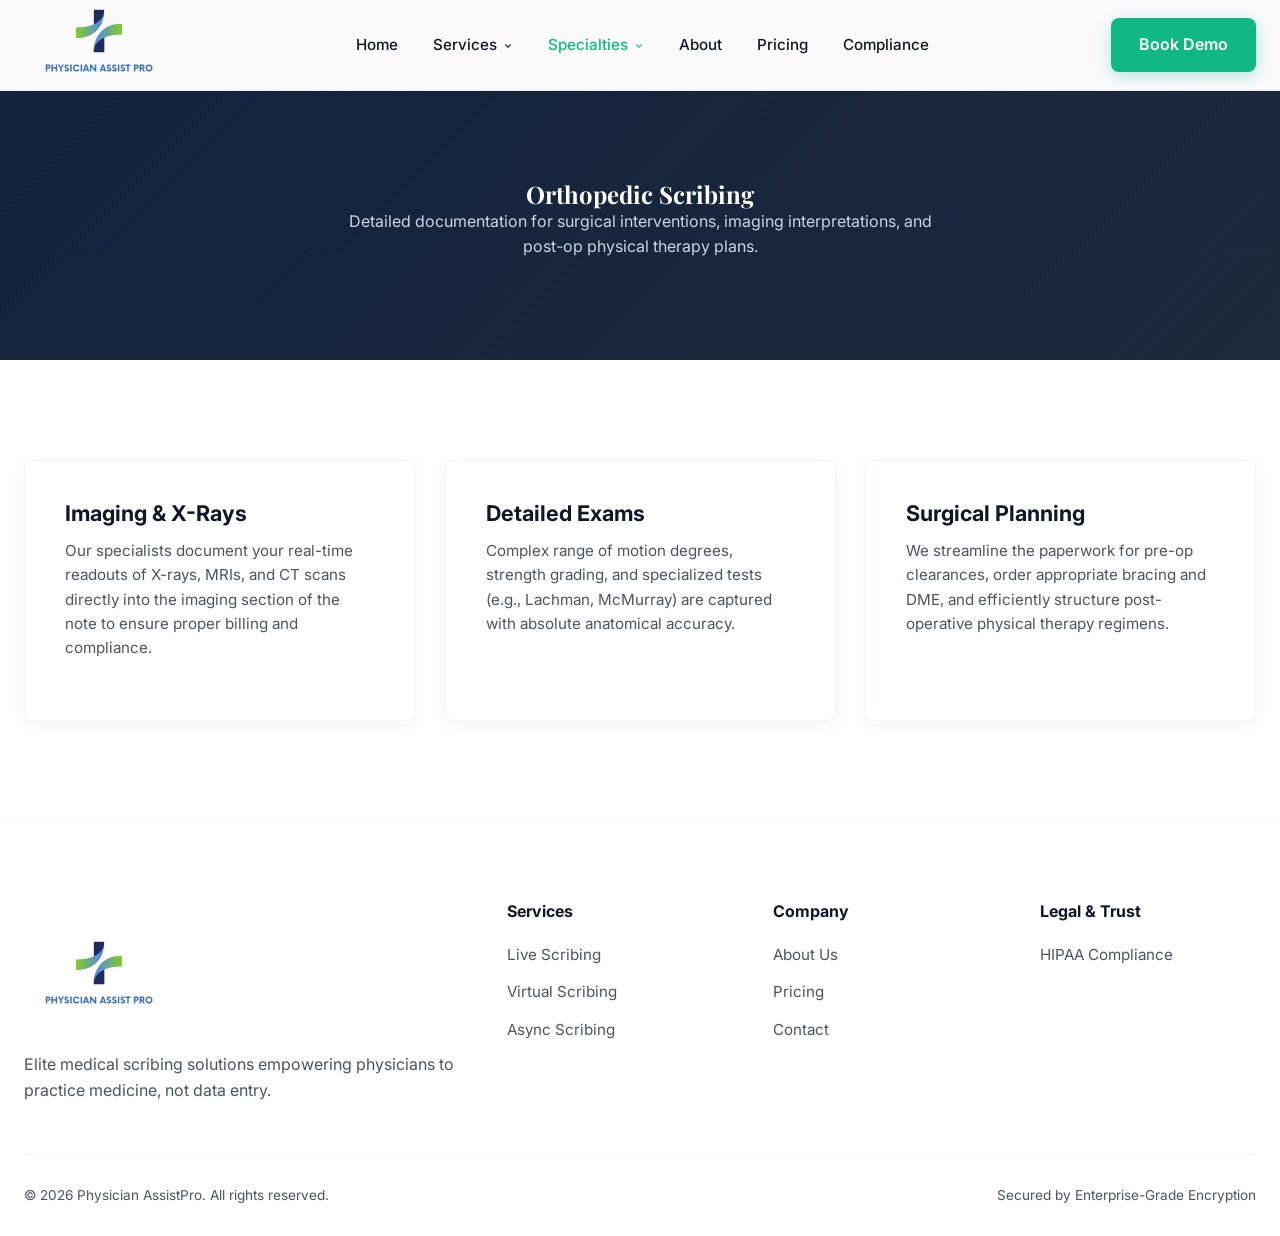
<file: specialties/orthopedic.html>
<!doctype html>
<html lang="en">
  <head>
    <meta charset="UTF-8" />
    <meta name="viewport" content="width=device-width, initial-scale=1.0" />
    <title>Orthopedic Scribing | Physician AssistPro</title>
    <link rel="preconnect" href="https://fonts.googleapis.com" />
    <link rel="preconnect" href="https://fonts.gstatic.com" crossorigin />
    <link
      href="https://fonts.googleapis.com/css2?family=Inter:wght@300;400;500;600;700&family=Playfair+Display:ital,wght@0,600;0,700;1,600&display=swap"
      rel="stylesheet"
    />
    <link rel="stylesheet" href="../css/styles.css" />
  </head>
  <body>
    <nav class="navbar" id="navbar">
      <div class="container nav-container">
        <a href="../index.html" class="brand">
          <img
            src="../assets/logo.svg"
            alt="Physician AssistPro Logo"
            class="nav-logo"
          />
        </a>
        <ul class="nav-links">
          <li class="nav-item"><a href="../index.html">Home</a></li>
          <li class="nav-item">
            <a href="../index.html#services"
              >Services
              <svg
                class="chevron"
                width="10"
                height="10"
                viewBox="0 0 24 24"
                fill="none"
                stroke="currentColor"
                stroke-width="3"
                stroke-linecap="round"
                stroke-linejoin="round"
              >
                <path d="M6 9l6 6 6-6" /></svg
            ></a>
            <div class="dropdown">
              <a href="../services/live.html">Live Scribing</a>
              <a href="../services/virtual.html">Virtual Scribing</a>
              <a href="../services/async.html">Async Scribing</a>
            </div>
          </li>
          <li class="nav-item">
            <a
              href="../index.html#specialties"
              style="color: var(--emerald-500)"
              >Specialties
              <svg
                class="chevron"
                width="10"
                height="10"
                viewBox="0 0 24 24"
                fill="none"
                stroke="currentColor"
                stroke-width="3"
                stroke-linecap="round"
                stroke-linejoin="round"
              >
                <path d="M6 9l6 6 6-6" /></svg
            ></a>
            <div class="dropdown">
              <a href="cardiology.html">Cardiology</a>
              <a href="dermatology.html">Dermatology</a>
              <a href="orthopedic.html" style="color: var(--emerald-500)"
                >Orthopedic</a
              >
            </div>
          </li>
          <li class="nav-item"><a href="../about.html">About</a></li>
          <li class="nav-item"><a href="../pricing.html">Pricing</a></li>
          <li class="nav-item"><a href="../compliance.html">Compliance</a></li>
        </ul>
        <div class="nav-actions">
          <a href="../index.html#booking" class="btn btn-primary">Book Demo</a>
        </div>
      </div>
    </nav>

    <main>
      <section
        class="hero text-center"
        style="
          background: linear-gradient(
            135deg,
            var(--navy-900) 0%,
            var(--navy-800) 100%
          );
        "
      >
        <div class="container reveal">
          <h1 style="color: var(--white)">Orthopedic <span>Scribing</span></h1>
          <p style="max-width: 600px; margin: 0 auto; color: var(--slate-300)">
            Detailed documentation for surgical interventions, imaging
            interpretations, and post-op physical therapy plans.
          </p>
        </div>
      </section>

      <section class="section-padding">
        <div class="container">
          <div class="services-grid">
            <div class="service-card reveal">
              <h3>Imaging & X-Rays</h3>
              <p>
                Our specialists document your real-time readouts of X-rays,
                MRIs, and CT scans directly into the imaging section of the note
                to ensure proper billing and compliance.
              </p>
            </div>
            <div class="service-card reveal delay-1">
              <h3>Detailed Exams</h3>
              <p>
                Complex range of motion degrees, strength grading, and
                specialized tests (e.g., Lachman, McMurray) are captured with
                absolute anatomical accuracy.
              </p>
            </div>
            <div class="service-card reveal delay-2">
              <h3>Surgical Planning</h3>
              <p>
                We streamline the paperwork for pre-op clearances, order
                appropriate bracing and DME, and efficiently structure
                post-operative physical therapy regimens.
              </p>
            </div>
          </div>
        </div>
      </section>
    </main>

    <footer>
      <div class="container">
        <div class="footer-grid">
          <div class="footer-brand">
            <div class="brand" style="font-size: 1.5rem">
              <img
                src="../assets/logo.svg"
                alt="Logo"
                style="height: 150px; vertical-align: middle; margin-right: 8px"
              />
            </div>
            <p>
              Elite medical scribing solutions empowering physicians to practice
              medicine, not data entry.
            </p>
          </div>
          <div class="footer-col">
            <h4>Services</h4>
            <ul>
              <li><a href="../services/live.html">Live Scribing</a></li>
              <li><a href="../services/virtual.html">Virtual Scribing</a></li>
              <li><a href="../services/async.html">Async Scribing</a></li>
            </ul>
          </div>
          <div class="footer-col">
            <h4>Company</h4>
            <ul>
              <li><a href="../about.html">About Us</a></li>
              <li><a href="../pricing.html">Pricing</a></li>
              <li><a href="../index.html#booking">Contact</a></li>
            </ul>
          </div>
          <div class="footer-col">
            <h4>Legal & Trust</h4>
            <ul>
              <li><a href="../compliance.html">HIPAA Compliance</a></li>
            </ul>
          </div>
        </div>
        <div class="footer-bottom">
          <p>&copy; 2026 Physician AssistPro. All rights reserved.</p>
          <p>Secured by Enterprise-Grade Encryption</p>
        </div>
      </div>
    </footer>
    <script src="../js/script.js"></script>
  </body>
</html>
</file>
<file: css/styles.css>
/* ================= PREMIUM VARIABLES ================= */
:root {
  --navy-dark: #0f172a;
  --navy-900: #112240;
  --navy-800: #1e293b;
  --emerald-500: #10b981;
  --emerald-400: #34d399;
  --slate-50: #f8fafc;
  --slate-100: #f1f5f9;
  --slate-300: #cbd5e1;
  --slate-600: #475569;
  --white: #ffffff;
  --danger: #ef4444;
  --danger-light: #fee2e2;

  --shadow-subtle: 0 4px 20px rgba(15, 23, 42, 0.05);
  --shadow-hover: 0 10px 30px rgba(15, 23, 42, 0.1);
  --radius: 8px;
  --transition: all 0.3s cubic-bezier(0.4, 0, 0.2, 1);
}

/* ================= RESET & TYPOGRAPHY ================= */
* {
  margin: 0;
  padding: 0;
  box-sizing: border-box;
}
html {
  scroll-behavior: smooth;
  font-size: 16px;
}
body {
  font-family: "Inter", sans-serif;
  color: var(--navy-dark);
  background: var(--white);
  line-height: 1.6;
  overflow-x: hidden;
}
h1,
h2,
h3,
h4 {
  font-family: "Playfair Display", serif;
  color: inherit;
  line-height: 1.2;
}
p {
  color: var(--slate-600);
}
a {
  text-decoration: none;
  color: inherit;
}
ul {
  list-style: none;
}

.container {
  max-width: 1280px;
  margin: 0 auto;
  padding: 0 24px;
}
.section-padding {
  padding: 100px 0;
}
.text-center {
  text-align: center;
}
.bg-slate {
  background-color: var(--slate-50);
}
.bg-navy-dark {
  background-color: var(--navy-dark);
}

/* ================= UTILITY GRIDS ================= */
.grid-3 {
  display: grid;
  grid-template-columns: repeat(3, 1fr);
  gap: 30px;
  margin-top: 40px;
}
.grid-4 {
  display: grid;
  grid-template-columns: repeat(4, 1fr);
  gap: 20px;
  margin-top: 40px;
}

/* ================= BUTTONS ================= */
.btn {
  display: inline-flex;
  align-items: center;
  justify-content: center;
  padding: 14px 28px;
  border-radius: var(--radius);
  font-weight: 600;
  font-size: 1rem;
  transition: var(--transition);
  cursor: pointer;
  border: none;
}
.btn-primary {
  background: var(--emerald-500);
  color: var(--white);
  box-shadow: 0 4px 15px rgba(16, 185, 129, 0.3);
}
.btn-primary:hover {
  background: var(--emerald-400);
  transform: translateY(-2px);
  box-shadow: 0 8px 25px rgba(16, 185, 129, 0.4);
}
.btn-outline {
  background: transparent;
  border: 2px solid var(--navy-dark);
  color: var(--navy-dark);
}
.btn-outline:hover {
  background: var(--navy-dark);
  color: var(--white);
}

/* ================= NAVBAR (PRESERVED) ================= */
.navbar {
  position: fixed;
  top: 0;
  width: 100%;
  z-index: 1000;
  transition: var(--transition);
  background: rgba(255, 255, 255, 0.98);
  backdrop-filter: blur(10px);
  border-bottom: 1px solid rgba(0, 0, 0, 0.05);
}
.navbar.scrolled {
  box-shadow: var(--shadow-subtle);
  height: 75px;
}
/* NEW: Smart Navbar Hidden State */
.navbar.navbar-hidden {
  transform: translateY(-100%);
  box-shadow: none;
}
.nav-container {
  display: flex;
  justify-content: space-between;
  align-items: center;
  height: 90px;
  transition: height 0.3s ease;
}
.navbar.scrolled .nav-container {
  height: 75px;
}

.brand {
  font-family: "Playfair Display", serif;
  font-size: 1.5rem;
  font-weight: bold;
  color: var(--navy-dark);
  display: flex;
  align-items: center;
}
.nav-logo {
  height: 150px;
}

.nav-links {
  display: flex;
  gap: 35px;
  height: 100%;
  align-items: center;
}
.nav-item {
  position: relative;
  height: 100%;
  display: flex;
  align-items: center;
}
.nav-item > a {
  font-family: "Inter", sans-serif;
  font-weight: 500;
  color: var(--navy-dark);
  font-size: 0.95rem;
  transition: var(--transition);
  display: flex;
  align-items: center;
  gap: 6px;
}
.nav-item > a svg {
  margin-top: 1px;
  transition: transform 0.3s ease;
  opacity: 0.8;
}
.nav-item:hover > a {
  color: var(--emerald-500);
}
.nav-item:hover > a svg {
  transform: translateY(2px);
  color: var(--emerald-500);
}

.dropdown {
  position: absolute;
  top: 100%;
  left: 0;
  background: var(--white);
  min-width: 240px;
  border-radius: 0 0 8px 8px;
  box-shadow: var(--shadow-hover);
  opacity: 0;
  visibility: hidden;
  transform: translateY(10px);
  transition: var(--transition);
  border: 1px solid var(--slate-100);
  padding: 10px 0;
}
.nav-item:hover .dropdown {
  opacity: 1;
  visibility: visible;
  transform: translateY(0);
}
.dropdown a {
  display: block;
  padding: 12px 24px;
  color: var(--slate-600);
  font-size: 0.9rem;
  font-weight: 500;
  transition: var(--transition);
}
.dropdown a:hover {
  background: var(--slate-100);
  color: var(--emerald-500);
  padding-left: 28px;
}

/* ================= HERO SECTION ================= */
.hero {
  padding: 180px 0 100px;
  background: linear-gradient(135deg, var(--slate-100) 0%, var(--white) 100%);
  position: relative;
  overflow: hidden;
}
.hero-grid {
  display: grid;
  grid-template-columns: 1.1fr 1fr;
  gap: 60px;
  align-items: center;
}
.hero-content h1 {
  font-size: clamp(3rem, 4.5vw, 4rem);
  margin-bottom: 24px;
  letter-spacing: -0.02em;
}
.hero-content h1 span {
  font-style: italic;
  color: var(--emerald-500);
}
.hero-content p {
  font-size: 1.15rem;
  margin-bottom: 40px;
  max-width: 90%;
}
.hero-buttons {
  display: flex;
  gap: 16px;
}

.ui-card {
  background: var(--white);
  padding: 32px;
  border-radius: var(--radius);
  box-shadow: var(--shadow-hover);
  border: 1px solid var(--slate-100);
  animation: float 6s ease-in-out infinite;
}
.ui-header {
  display: flex;
  justify-content: space-between;
  align-items: center;
  margin-bottom: 24px;
  padding-bottom: 16px;
  border-bottom: 1px solid var(--slate-100);
}
.ui-status {
  background: rgba(16, 185, 129, 0.1);
  color: var(--emerald-500);
  padding: 6px 12px;
  border-radius: 20px;
  font-size: 0.75rem;
  font-weight: 700;
  text-transform: uppercase;
}
.ui-row {
  display: flex;
  justify-content: space-between;
  margin-bottom: 16px;
}
.ui-label {
  font-size: 0.85rem;
  color: var(--slate-600);
  font-weight: 600;
}
.ui-value {
  font-size: 0.95rem;
  color: var(--navy-dark);
  font-weight: 600;
}
@keyframes float {
  0%,
  100% {
    transform: translateY(0px);
  }
  50% {
    transform: translateY(-15px);
  }
}

/* ================= METRICS BAR ================= */
.metrics {
  background: var(--navy-dark);
  padding: 50px 0;
  color: var(--white);
}
.metrics-grid {
  display: grid;
  grid-template-columns: repeat(4, 1fr);
  gap: 30px;
  text-align: center;
}
.metric-item h3 {
  font-family: "Inter", sans-serif;
  font-size: 2.5rem;
  color: var(--emerald-400);
  margin-bottom: 8px;
}
.metric-item p {
  color: var(--slate-300);
  font-size: 0.9rem;
  text-transform: uppercase;
  font-weight: 500;
  margin: 0;
}

/* ================= SECTION HEADERS ================= */
.section-header {
  max-width: 650px;
  margin: 0 auto 50px;
}
.section-header .tagline {
  color: var(--emerald-500);
  font-weight: 700;
  text-transform: uppercase;
  letter-spacing: 2px;
  font-size: 0.85rem;
  display: block;
  margin-bottom: 12px;
}
.section-header h2 {
  font-size: 2.5rem;
  margin-bottom: 16px;
  color: inherit;
}

/* ================= THE SOLUTION (COMPARISON) ================= */
.comparison-grid {
  display: grid;
  grid-template-columns: 1fr 1fr;
  gap: 30px;
}
.comp-card {
  background: var(--white);
  border-radius: var(--radius);
  padding: 40px;
  color: var(--navy-dark);
  box-shadow: var(--shadow-subtle);
  border: 1px solid var(--slate-100);
}
.comp-card.pro {
  background: var(--navy-dark);
  color: var(--white);
  position: relative;
  border: 2px solid var(--emerald-500);
  box-shadow: var(--shadow-hover);
}
.comp-card h3 {
  font-family: "Inter", sans-serif;
  margin-bottom: 20px;
  font-size: 1.3rem;
}
.comp-card.pro h3 {
  color: var(--white);
}
.badge {
  position: absolute;
  top: -15px;
  right: 20px;
  background: var(--emerald-500);
  color: var(--navy-dark);
  padding: 6px 16px;
  border-radius: 20px;
  font-size: 0.75rem;
  font-weight: 700;
  text-transform: uppercase;
}
.comp-list {
  list-style: none;
  padding: 0;
}
.comp-list li {
  margin-bottom: 14px;
  display: flex;
  align-items: flex-start;
  gap: 12px;
  font-size: 0.95rem;
}
.icon-x {
  color: var(--danger);
  background: var(--danger-light);
  border-radius: 50%;
  width: 20px;
  height: 20px;
  display: inline-flex;
  justify-content: center;
  align-items: center;
  font-size: 12px;
  font-weight: bold;
  flex-shrink: 0;
  margin-top: 3px;
}
.icon-check {
  color: var(--navy-dark);
  background: var(--emerald-500);
  border-radius: 50%;
  width: 20px;
  height: 20px;
  display: inline-flex;
  justify-content: center;
  align-items: center;
  font-size: 12px;
  font-weight: bold;
  flex-shrink: 0;
  margin-top: 3px;
}

/* ================= CORE SERVICES ================= */
.services-grid {
  display: grid;
  grid-template-columns: repeat(3, 1fr);
  gap: 30px;
}
.service-card {
  background: var(--white);
  padding: 40px;
  border-radius: var(--radius);
  border: 1px solid var(--slate-100);
  box-shadow: var(--shadow-subtle);
  transition: var(--transition);
}
.service-card:hover {
  transform: translateY(-8px);
  box-shadow: var(--shadow-hover);
  border-color: var(--emerald-500);
}
.icon-box {
  width: 55px;
  height: 55px;
  background: rgba(16, 185, 129, 0.1);
  color: var(--emerald-500);
  border-radius: var(--radius);
  display: flex;
  align-items: center;
  justify-content: center;
  margin-bottom: 20px;
}
.service-card h3 {
  font-family: "Inter", sans-serif;
  font-size: 1.35rem;
  margin-bottom: 12px;
}
.service-card p {
  margin-bottom: 20px;
  font-size: 0.95rem;
}
.learn-more {
  color: var(--emerald-500);
  font-weight: 600;
  font-size: 0.95rem;
}

/* ================= CAPABILITIES (IMAGE 2 REPLICA) ================= */
/* ================= CAPABILITIES (EYE-CATCHING ANIMATED GRID) ================= */
.cap-grid {
  display: grid;
  grid-template-columns: repeat(3, 1fr);
  gap: 24px;
  margin-top: 40px;
}

/* Base Card Styling with Upgraded Depth */
.cap-card {
  background: #ffffff;
  border: 1px solid #e2e8f0;
  border-radius: var(--radius);
  padding: 24px 30px;
  box-shadow: 0 4px 15px rgba(0, 0, 0, 0.04);
  /* Springy, premium transition physics */
  transition: all 0.4s cubic-bezier(0.175, 0.885, 0.32, 1.27);
  animation: fadeUpCard 0.6s cubic-bezier(0.16, 1, 0.3, 1) backwards;
  cursor: pointer;
  position: relative;
}

/* Eye-Catching Hover State */
.cap-card:hover {
  transform: translateY(-8px);
  border-color: var(--emerald-400);
  /* A deeper, beautiful emerald glow */
  box-shadow:
    0 20px 40px rgba(16, 185, 129, 0.12),
    0 8px 15px rgba(0, 0, 0, 0.05);
}

/* Satisfying "Click" Animation */
.cap-card:active {
  transform: translateY(-2px);
  box-shadow: 0 8px 15px rgba(16, 185, 129, 0.1);
  transition: all 0.1s ease;
}

/* Heading styling with relative positioning for the line */
.cap-card h3 {
  font-family: "Inter", sans-serif;
  font-size: 1.15rem;
  color: var(--navy-dark);
  margin-bottom: 20px;
  padding-bottom: 12px;
  position: relative;
  transition: color 0.3s ease;
}

/* The Green Accent Line */
.cap-card h3::after {
  content: "";
  position: absolute;
  bottom: 0;
  left: 0;
  width: 35px;
  height: 3px;
  background: var(--emerald-500);
  border-radius: 2px;
  transition: width 0.4s cubic-bezier(0.175, 0.885, 0.32, 1.27);
}

/* The line expands across the heading on hover */
.cap-card:hover h3::after {
  width: 100%;
}

.cap-card:hover h3 {
  color: var(--emerald-500);
}

/* Staggered entrance delays so they load in a nice wave */
.cap-card:nth-child(1) {
  animation-delay: 0.1s;
}
.cap-card:nth-child(2) {
  animation-delay: 0.2s;
}
.cap-card:nth-child(3) {
  animation-delay: 0.3s;
}
.cap-card:nth-child(4) {
  animation-delay: 0.4s;
}
.cap-card:nth-child(5) {
  animation-delay: 0.5s;
}
.cap-card:nth-child(6) {
  animation-delay: 0.6s;
}
.cap-card:nth-child(7) {
  animation-delay: 0.7s;
}
.cap-card:nth-child(8) {
  animation-delay: 0.8s;
}
.cap-card:nth-child(9) {
  animation-delay: 0.9s;
}

@keyframes fadeUpCard {
  0% {
    opacity: 0;
    transform: translateY(30px);
  }
  100% {
    opacity: 1;
    transform: translateY(0);
  }
}

/* Eye-Catching Hover State */
.cap-card:hover {
  transform: translateY(-8px);
  border-color: var(--emerald-400);
  /* A soft, beautiful emerald glow replacing the basic shadow */
  box-shadow:
    0 20px 40px rgba(16, 185, 129, 0.12),
    0 8px 15px rgba(0, 0, 0, 0.05);
}

/* Heading styling & hover color shift */
.cap-card h3 {
  font-family: "Inter", sans-serif;
  font-size: 1.15rem;
  color: var(--navy-dark);
  margin-bottom: 16px;
  transition: color 0.3s ease;
}

.cap-card:hover h3 {
  color: var(--emerald-500);
}

/* List Items with Micro-interactions */
.cap-list li {
  padding: 12px 0;
  border-bottom: 1px solid #f1f5f9;
  color: var(--slate-600);
  font-size: 0.95rem;
  /* Add transition for hover effect */
  transition: all 0.3s ease;
  position: relative;
}

.cap-list li:last-child {
  border-bottom: none;
  padding-bottom: 0;
}

/* Slides the list item slightly to the right on hover and darkens text */
.cap-list li:hover {
  transform: translateX(6px);
  color: var(--navy-dark);
}

/* ================= Custom Scope Card Special Styling ================= */
.cap-card.custom-scope {
  border: 2px dashed var(--emerald-500);
  background: #f8fafc;
  /* Slightly stronger entrance for the CTA card */
  animation-name: pulseEntrance;
}

@keyframes pulseEntrance {
  0% {
    opacity: 0;
    transform: translateY(30px) scale(0.95);
  }
  100% {
    opacity: 1;
    transform: translateY(0) scale(1);
  }
}

.cap-card.custom-scope h3 {
  color: var(--emerald-500);
}

.cap-card.custom-scope a {
  color: var(--emerald-500);
  font-weight: 600;
  display: inline-block;
  margin-top: 15px;
  transition: all 0.3s ease;
}

/* Animate the arrow icon inside the link */
.cap-card.custom-scope a:hover {
  color: var(--emerald-400);
  transform: translateX(4px);
}

/* Special hover state for Custom Scope */
.cap-card.custom-scope:hover {
  border-color: var(--emerald-400);
  background: #ffffff;
  /* Intensified green glow */
  box-shadow:
    0 20px 40px rgba(16, 185, 129, 0.2),
    inset 0 0 15px rgba(16, 185, 129, 0.05);
}
/* ================= THE PROOF (TESTIMONIALS) ================= */
.testimonial-card {
  background: var(--navy-800);
  border-radius: var(--radius);
  padding: 40px;
  color: var(--slate-50);
  border: 1px solid rgba(255, 255, 255, 0.05);
  display: flex;
  flex-direction: column;
  justify-content: space-between;
  transition: var(--transition);
}
.testimonial-card:hover {
  transform: translateY(-5px);
  border-color: var(--emerald-500);
  box-shadow: var(--shadow-hover);
}
.stars {
  color: #fbbf24;
  letter-spacing: 4px;
  margin-bottom: 20px;
  font-size: 1.1rem;
}
.quote-text {
  font-style: italic;
  line-height: 1.6;
  margin-bottom: 30px;
  color: var(--white);
  font-size: 1rem;
}
.author {
  display: flex;
  align-items: center;
  gap: 15px;
}
.avatar {
  width: 45px;
  height: 45px;
  border-radius: 50%;
  display: flex;
  align-items: center;
  justify-content: center;
  font-weight: bold;
  color: var(--white);
  flex-shrink: 0;
}

/* ================= HOW IT WORKS TIMELINE ================= */
.timeline-step {
  background: var(--white);
  padding: 30px;
  border-radius: var(--radius);
  border-top: 4px solid var(--emerald-500);
  box-shadow: var(--shadow-subtle);
  transition: var(--transition);
}

.timeline-step:hover {
  transform: translateY(-5px);
  box-shadow: var(--shadow-hover);
}

/* Updated Step Numbers */
.step-num {
  font-size: 3rem; /* Bumped up the size slightly */
  color: var(
    --emerald-500
  ); /* Changed from slate-100 to brand green for high visibility */
  font-weight: 900; /* Made it bolder */
  line-height: 1;
  margin-bottom: 15px;
  font-family: "Playfair Display", serif;
}

.timeline-step h3 {
  margin-bottom: 10px;
  font-size: 1.2rem;
  font-family: "Inter", sans-serif;
}

/* ================= EMR PARTNERS GRID (IMAGE 3 REPLICA) ================= */
/* ================= EMR PARTNERS GRID (ANIMATED) ================= */
.emr-grid {
  display: grid;
  grid-template-columns: repeat(5, 1fr);
  gap: 16px;
  margin-top: 40px;
}

.emr-card {
  position: relative;
  overflow: hidden;
  z-index: 1;
  background: #ffffff;
  border: 1px solid #e2e8f0;
  border-radius: var(--radius);
  padding: 20px 10px;
  text-align: center;
  display: flex;
  flex-direction: column;
  justify-content: center;
  align-items: center;
  font-family: "Inter", sans-serif;
  font-weight: 600;
  font-size: 0.95rem;
  min-height: 80px;
  box-shadow: 0 2px 5px rgba(0, 0, 0, 0.02);
  /* Smooth, slightly bouncy transition */
  transition: all 0.4s cubic-bezier(0.175, 0.885, 0.32, 1.27);
  cursor: default;
  /* Entrance animation */
  animation: fadeUpIn 0.6s ease-out backwards;
}

/* Add a subtle delay to make them cascade in (optional) */
.emr-card:nth-child(even) {
  animation-delay: 0.1s;
}

@keyframes fadeUpIn {
  0% {
    opacity: 0;
    transform: translateY(20px);
  }
  100% {
    opacity: 1;
    transform: translateY(0);
  }
}

/* The subtle brand-color background tint layer */
.emr-card::after {
  content: "";
  position: absolute;
  inset: 0;
  background: currentColor;
  opacity: 0;
  transition: opacity 0.4s ease;
  z-index: -1;
}

.emr-card:hover {
  transform: translateY(-6px) scale(1.03);
  box-shadow: 0 12px 24px rgba(0, 0, 0, 0.08);
  /* Dynamically changes the border to match the specific brand's text color */
  border-color: currentColor;
}

.emr-card:hover::after {
  /* Faint glow of the brand color on hover */
  opacity: 0.03;
}

.emr-sub {
  font-size: 0.7rem;
  color: #64748b;
  font-weight: 400;
  margin-top: 4px;
  transition: color 0.3s ease;
}

/* Slightly darken the sub-text on hover for better contrast */
.emr-card:hover .emr-sub {
  color: #475569;
}

/* ================= Specific Brand Colors ================= */
.emr-claimocity {
  color: #047857;
}
.emr-pcc {
  color: #2563eb;
}
.emr-nethealth {
  color: #16a34a;
}
.emr-docnow {
  color: #1e3a8a;
}
.emr-arista {
  color: #059669;
}
.emr-epic {
  color: #dc2626;
}
.emr-athena {
  color: #ea580c;
}
.emr-eclinical {
  color: #1e40af;
}
.emr-kareo {
  color: #7e22ce;
}
.emr-drchrono {
  color: #065f46;
}
.emr-nextgen {
  color: #0284c7;
}
.emr-practicefusion {
  color: #0891b2;
}
.emr-advancedmd {
  color: #d97706;
  border: 1px solid var(--emerald-500);
}
.emr-cerner {
  color: #0f172a;
}

.emr-more {
  background: #f8fafc;
  color: #475569;
}
.emr-more:hover {
  border-color: var(--emerald-500);
  background: #ffffff;
}

/* ================= SPECIALTIES HOVER BOX (IMAGE 1 REPLICA) ================= */
.specialty-grid {
  display: grid;
  grid-template-columns: repeat(3, 1fr);
  gap: 30px;
  margin-top: 40px;
}
.specialty-card {
  background: var(--navy-800);
  padding: 40px 30px;
  border-radius: var(--radius);
  border: 1px solid rgba(255, 255, 255, 0.05);
  transition: all 0.3s ease;
  display: block;
  text-decoration: none;
  cursor: pointer;
}
.specialty-card h3 {
  color: var(--white);
  font-family: "Inter", sans-serif;
  font-size: 1.4rem;
  margin-bottom: 15px;
  transition: color 0.3s ease;
}
.specialty-card p {
  color: var(--slate-300);
  font-size: 1rem;
  line-height: 1.6;
  margin: 0;
  transition: color 0.3s ease;
}

/* Image 1 Hover Effect */
.specialty-card:hover {
  background: var(--emerald-500);
  transform: translateY(-5px);
  border-color: var(--emerald-400);
  box-shadow: 0 10px 30px rgba(16, 185, 129, 0.2);
}
.specialty-card:hover h3,
.specialty-card:hover p {
  color: var(--white);
}

/* ================= COMPLIANCE & FAQ ================= */
.compliance {
  background: var(--navy-dark);
  padding: 60px 0;
  color: var(--white);
}
.comp-grid {
  display: flex;
  justify-content: space-around;
  align-items: center;
  flex-wrap: wrap;
  gap: 30px;
}
.comp-item {
  display: flex;
  align-items: center;
  gap: 15px;
}
.comp-icon {
  color: var(--emerald-500);
}
.comp-text h4 {
  color: var(--white);
  font-family: "Inter", sans-serif;
  font-size: 1.1rem;
  margin-bottom: 4px;
}
.comp-text p {
  color: var(--slate-300);
  font-size: 0.9rem;
  margin: 0;
}

.faq-container {
  max-width: 800px;
  margin: 0 auto;
}
.faq-item {
  background: var(--white);
  border: 1px solid var(--slate-300);
  border-radius: var(--radius);
  margin-bottom: 16px;
  overflow: hidden;
  transition: var(--transition);
}
.faq-question {
  width: 100%;
  text-align: left;
  background: none;
  border: none;
  padding: 24px;
  font-size: 1.1rem;
  font-weight: 600;
  color: var(--navy-dark);
  cursor: pointer;
  display: flex;
  justify-content: space-between;
  align-items: center;
  font-family: "Inter", sans-serif;
}
.faq-icon {
  color: var(--emerald-500);
  font-size: 1.5rem;
  transition: transform 0.3s ease;
}
.faq-answer {
  max-height: 0;
  overflow: hidden;
  transition: max-height 0.3s ease;
}
.faq-answer p {
  padding: 0 24px 24px;
  margin: 0;
  color: var(--slate-600);
}
.faq-item.active {
  border-color: var(--emerald-500);
  box-shadow: var(--shadow-subtle);
}
.faq-item.active .faq-icon {
  transform: rotate(45deg);
}
.faq-item.active .faq-answer {
  max-height: 300px;
}

/* ================= BOOKING & FOOTER ================= */
.booking-grid {
  display: grid;
  grid-template-columns: 1fr 1fr;
  background: var(--white);
  border-radius: 24px;
  border: 1px solid var(--slate-100);
  box-shadow: var(--shadow-hover);
  overflow: hidden;
}
.booking-content {
  padding: 60px;
  background: var(--navy-dark);
  color: var(--white);
}
.booking-content h2 {
  color: var(--white);
  margin-bottom: 20px;
  font-size: 2.5rem;
}
.booking-content p {
  color: var(--slate-300);
  margin-bottom: 30px;
  font-size: 1.1rem;
}
.booking-benefits li {
  margin-bottom: 16px;
  font-size: 1.05rem;
  font-weight: 500;
  color: var(--emerald-400);
}
.booking-form-wrapper {
  padding: 60px;
}
.booking-form .form-row {
  display: grid;
  grid-template-columns: 1fr 1fr;
  gap: 20px;
}
.form-group {
  margin-bottom: 20px;
}
.form-group label {
  display: block;
  font-weight: 600;
  font-size: 0.9rem;
  margin-bottom: 8px;
  color: var(--navy-dark);
}
.form-control {
  width: 100%;
  padding: 14px 16px;
  border: 1px solid var(--slate-300);
  border-radius: var(--radius);
  font-size: 1rem;
  font-family: "Inter", sans-serif;
  transition: var(--transition);
  background: var(--slate-50);
}
.form-control:focus {
  outline: none;
  border-color: var(--emerald-500);
  background: var(--white);
  box-shadow: 0 0 0 4px rgba(16, 185, 129, 0.1);
}

.cta-section {
  padding: 120px 0;
  text-align: center;
}
.cta-box {
  background: linear-gradient(
    135deg,
    var(--navy-dark) 0%,
    var(--navy-800) 100%
  );
  padding: 80px 40px;
  border-radius: 24px;
  color: var(--white);
  position: relative;
  overflow: hidden;
}
.cta-box::after {
  content: "";
  position: absolute;
  bottom: -50%;
  left: 50%;
  transform: translateX(-50%);
  width: 800px;
  height: 800px;
  background: radial-gradient(
    circle,
    rgba(16, 185, 129, 0.2) 0%,
    rgba(255, 255, 255, 0) 60%
  );
  border-radius: 50%;
  pointer-events: none;
}
.cta-box h2 {
  color: var(--white);
  font-size: 3rem;
  margin-bottom: 24px;
  position: relative;
  z-index: 2;
}
.cta-box p {
  color: var(--slate-300);
  font-size: 1.25rem;
  margin-bottom: 40px;
  max-width: 600px;
  margin-inline: auto;
  position: relative;
  z-index: 2;
}

footer {
  background: var(--white);
  padding: 80px 0 30px;
  border-top: 1px solid var(--slate-100);
}
.footer-grid {
  display: grid;
  grid-template-columns: 2fr 1fr 1fr 1fr;
  gap: 50px;
  margin-bottom: 50px;
}
.footer-brand img {
  height: 40px;
}
.footer-col h4 {
  font-family: "Inter", sans-serif;
  font-size: 1rem;
  margin-bottom: 20px;
  color: var(--navy-dark);
}
.footer-col ul li {
  margin-bottom: 12px;
}
.footer-col a {
  color: var(--slate-600);
  font-size: 0.95rem;
  transition: var(--transition);
}
.footer-col a:hover {
  color: var(--emerald-500);
}
.footer-bottom {
  padding-top: 30px;
  border-top: 1px solid var(--slate-100);
  display: flex;
  justify-content: space-between;
  font-size: 0.85rem;
  color: var(--slate-600);
}

/* ================= ANIMATIONS ================= */
/* ================= PREMIUM SCROLL ANIMATIONS ================= */
.reveal {
  opacity: 0;
  /* Start slightly lower and slightly smaller */
  transform: translateY(50px) scale(0.96);
  /* A luxurious, custom cubic-bezier curve for a "springy" but elegant deceleration */
  transition: all 1s cubic-bezier(0.25, 1, 0.3, 1);
  will-change: opacity, transform; /* Performance optimization */
}

.reveal.active {
  opacity: 1;
  /* Snap to final position and full size */
  transform: translateY(0) scale(1);
}

/* Staggered Delays for beautiful cascading effects */
.delay-1 {
  transition-delay: 0.15s;
}
.delay-2 {
  transition-delay: 0.3s;
}
.delay-3 {
  transition-delay: 0.45s;
}
/* ================= HAMBURGER MENU ================= */
.hamburger {
  display: none; /* Hidden on desktop */
  flex-direction: column;
  gap: 5px;
  background: none;
  border: none;
  cursor: pointer;
  padding: 5px;
  z-index: 1001;
}

.hamburger span {
  display: block;
  width: 25px;
  height: 3px;
  background-color: var(--navy-dark);
  border-radius: 3px;
  transition: var(--transition);
}
/* ================= RESPONSIVE ================= */
@media (max-width: 1024px) {
  /* --- 1. Your Existing Grid Adjustments --- */
  .hero-grid,
  .comparison-grid {
    grid-template-columns: 1fr;
    text-align: center;
  }
  .hero-buttons {
    justify-content: center;
  }
  .ui-card {
    max-width: 500px;
    margin: 0 auto;
  }
  .metrics-grid {
    grid-template-columns: repeat(2, 1fr);
    gap: 40px;
  }
  .grid-3,
  .grid-4,
  .services-grid,
  .specialty-grid,
  .cap-grid {
    grid-template-columns: repeat(2, 1fr);
  }
  .emr-grid {
    grid-template-columns: repeat(3, 1fr);
  }
  .booking-grid {
    grid-template-columns: 1fr;
  }

  /* --- 2. NEW: Hamburger & Mobile Menu --- */
  .hamburger {
    display: flex;
  }
  .nav-actions {
    display: flex;
    align-items: center;
    gap: 15px;
  }
  /* 1. The Menu Styling (with the height fix) */
  .nav-links {
    position: absolute;
    top: 100%;
    left: 0;
    width: 100%;
    height: auto !important;
    background: var(--white);
    flex-direction: column;
    align-items: flex-start;
    padding: 20px 24px;
    gap: 20px;
    border-top: 1px solid var(--slate-100);
    box-shadow: var(--shadow-hover);
    z-index: 1005;

    /* Hidden state by default */
    opacity: 0;
    visibility: hidden;
    transform: translateY(-10px);
    transition: var(--transition);
  }

  /* 2. The Active State (THIS IS CRITICAL for it to open!) */
  .nav-links.active {
    opacity: 1;
    visibility: visible;
    transform: translateY(0);
  }

  /* Adjust mobile dropdown items */
  .nav-item {
    width: 100%;
    flex-direction: column;
    align-items: flex-start;
  }

  .dropdown {
    position: static;
    width: 100%;
    opacity: 1;
    visibility: visible;
    box-shadow: none;
    border: none;
    border-left: 2px solid var(--emerald-500);
    border-radius: 0;
    padding: 10px 0 5px 15px;
    margin-top: 10px;
    display: none;
    transform: none;
  }

  .nav-item:hover .dropdown {
    display: block;
  }

  /* Hamburger to 'X' animation */
  .hamburger.active span:nth-child(1) {
    transform: translateY(8px) rotate(45deg);
  }
  .hamburger.active span:nth-child(2) {
    opacity: 0;
  }
  .hamburger.active span:nth-child(3) {
    transform: translateY(-8px) rotate(-45deg);
  }
}

/* --- 3. Your Existing Mobile Breakpoint --- */
@media (max-width: 768px) {
  .grid-3,
  .grid-4,
  .services-grid,
  .specialty-grid,
  .cap-grid,
  .footer-grid {
    grid-template-columns: 1fr;
  }
  .emr-grid {
    grid-template-columns: repeat(2, 1fr);
  }
  .booking-form .form-row {
    grid-template-columns: 1fr;
  }
  .booking-content,
  .booking-form-wrapper {
    padding: 40px 24px;
  }
  .hero {
    padding: 140px 0 80px;
  }
  /* ================= EXTRA SMALL MOBILE FIX (iPhone SE / <480px) ================= */
  @media (max-width: 480px) {
    /* Give the header maximum width by reducing side padding */
    .container.nav-container {
      padding: 0 10px !important;
    }

    /* Allow the logo area to shrink */
    .brand {
      flex-shrink: 1 !important;
      min-width: 0;
    }

    .nav-logo {
      max-width: 120px !important; /* Shrinks the logo enough to fit everything */
      height: auto !important;
    }

    /* Prevent the button and hamburger area from shrinking */
    .nav-actions {
      gap: 8px !important;
      flex-shrink: 0 !important;
    }

    /* Force the button to stay a flat horizontal line */
    .nav-actions .btn {
      padding: 6px 12px !important;
      font-size: 0.8rem !important;
      white-space: nowrap !important; /* Forbids text wrapping */
      flex-shrink: 0 !important; /* Forbids the button from being squished into a box */
      min-width: max-content !important;
    }
  }
}
</file>
